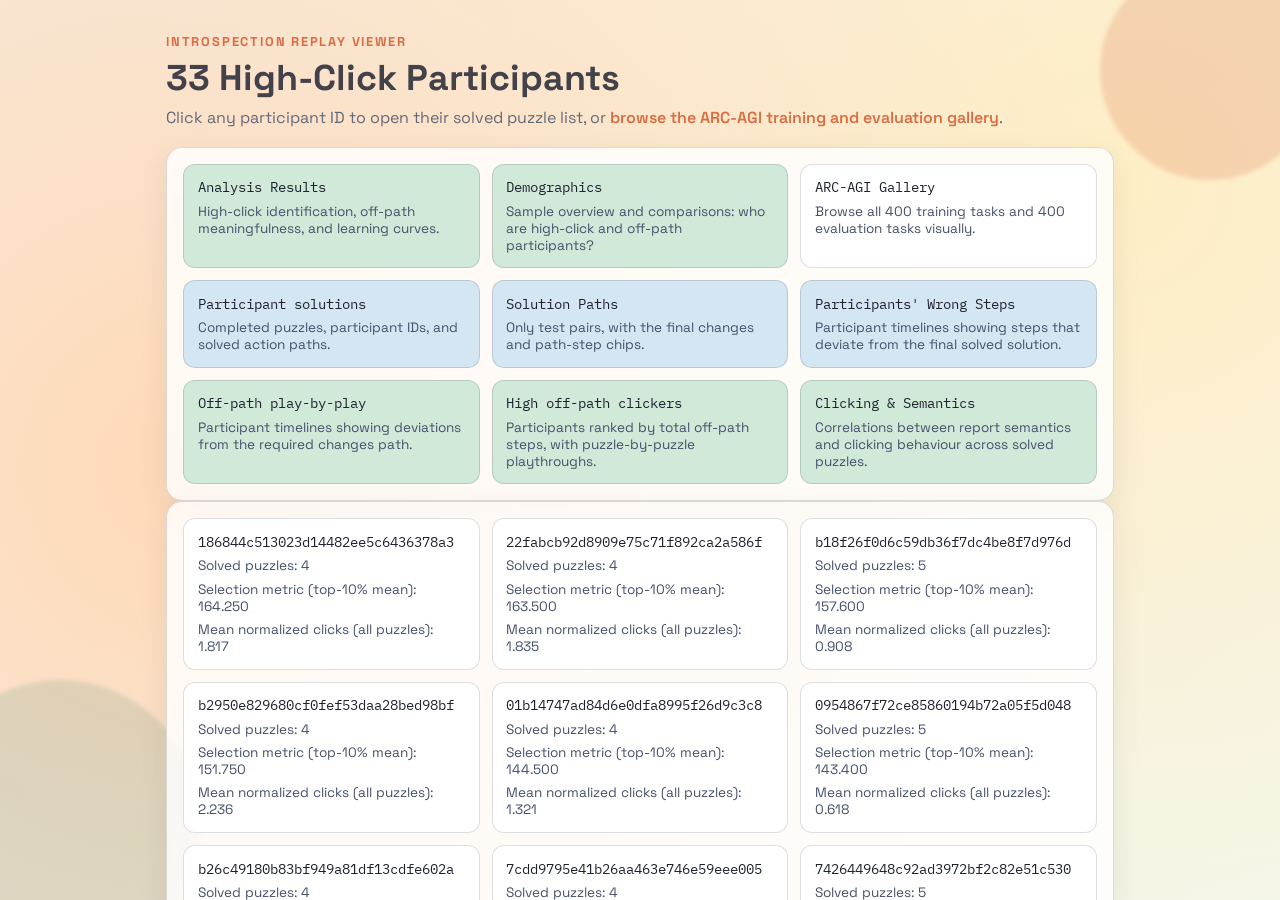
<file: index.html>
<!doctype html>
<html>
  <head>
    <meta charset="UTF-8" />
    <meta http-equiv="refresh" content="0; url=high_click_viewer/index.html" />
    <title>Introspection ARC Study</title>
  </head>
  <body>
    <p>Redirecting to <a href="high_click_viewer/index.html">viewer</a>…</p>
  </body>
</html>
</file>
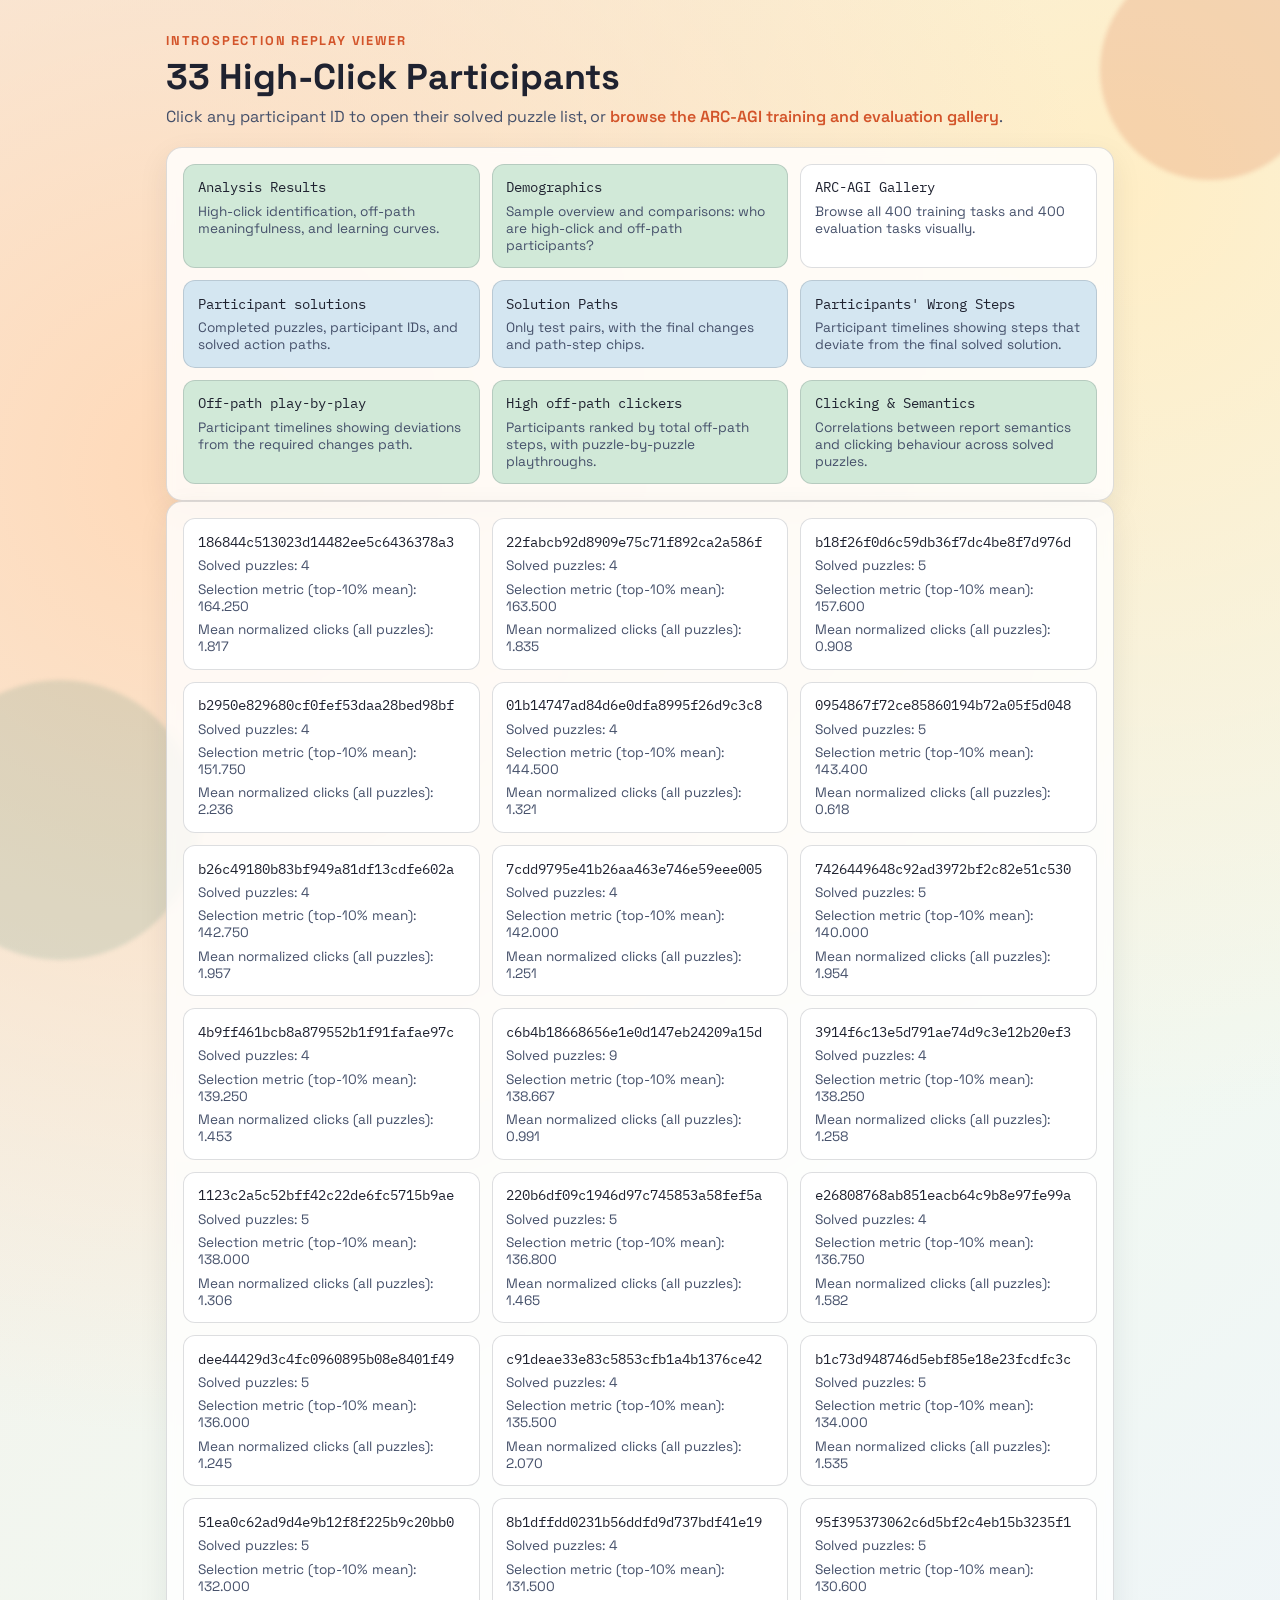
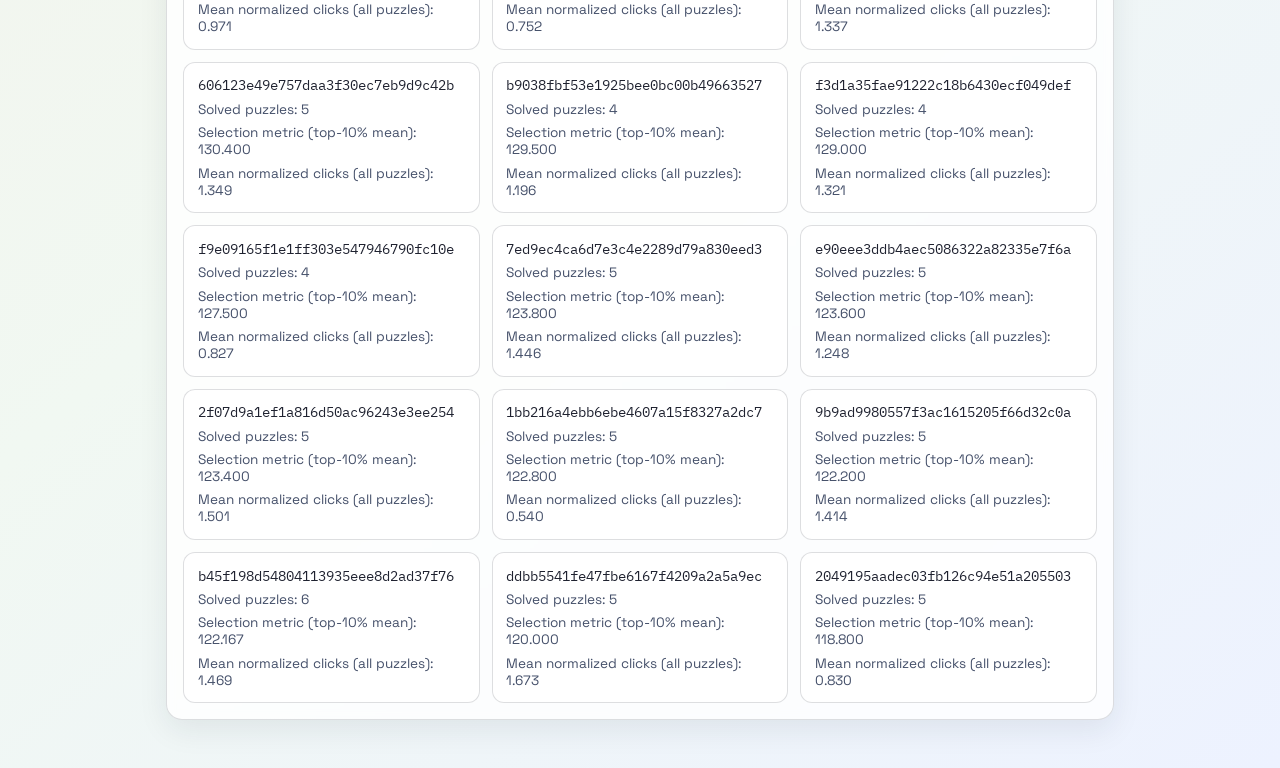
<file: high_click_viewer/index.html>
<!doctype html>
<html lang="en">
  <head>
    <meta charset="UTF-8" />
    <meta name="viewport" content="width=device-width, initial-scale=1.0" />
    <title>High-Click Participants</title>
    <link rel="preconnect" href="https://fonts.googleapis.com" />
    <link rel="preconnect" href="https://fonts.gstatic.com" crossorigin />
    <link
      href="https://fonts.googleapis.com/css2?family=Space+Grotesk:wght@400;600;700&family=IBM+Plex+Mono:wght@400;500&display=swap"
      rel="stylesheet"
    />
    <link rel="stylesheet" href="styles.css" />
  </head>
  <body>
    <div class="bg-shape bg-shape-1"></div>
    <div class="bg-shape bg-shape-2"></div>
    <main class="page">
      <header class="hero">
        <p class="eyebrow">Introspection Replay Viewer</p>
        <h1>33 High-Click Participants</h1>
        <p class="subtitle">
          Click any participant ID to open their solved puzzle list, or
          <a class="inline-link" href="arc_gallery.html">browse the ARC-AGI training and evaluation gallery</a>.
        </p>
      </header>
      <section class="card">
        <div class="grid-list site-links">
          <a class="tile-link green" href="analysis.html">
            <p class="id-line">Analysis Results</p>
            <p class="meta-line">High-click identification, off-path meaningfulness, and learning curves.</p>
          </a>
          <a class="tile-link green" href="demographics.html">
            <p class="id-line">Demographics</p>
            <p class="meta-line">Sample overview and comparisons: who are high-click and off-path participants?</p>
          </a>
          <a class="tile-link training" href="arc_gallery.html">
            <p class="id-line">ARC-AGI Gallery</p>
            <p class="meta-line">Browse all 400 training tasks and 400 evaluation tasks visually.</p>
          </a>
          <a class="tile-link evaluation" href="participant_solutions.html">
            <p class="id-line">Participant solutions</p>
            <p class="meta-line">Completed puzzles, participant IDs, and solved action paths.</p>
          </a>
          <a class="tile-link evaluation" href="solution_paths.html">
            <p class="id-line">Solution Paths</p>
            <p class="meta-line">Only test pairs, with the final changes and path-step chips.</p>
          </a>
          <a class="tile-link evaluation" href="participants_wrong_steps.html">
            <p class="id-line">Participants' Wrong Steps</p>
            <p class="meta-line">Participant timelines showing steps that deviate from the final solved solution.</p>
          </a>
          <a class="tile-link green" href="off_path_playbyplay.html">
            <p class="id-line">Off-path play-by-play</p>
            <p class="meta-line">Participant timelines showing deviations from the required changes path.</p>
          </a>
          <a class="tile-link green" href="high_offpath_clickers.html">
            <p class="id-line">High off-path clickers</p>
            <p class="meta-line">Participants ranked by total off-path steps, with puzzle-by-puzzle playthroughs.</p>
          </a>
          <a class="tile-link green" href="clicking_and_semantics.html">
            <p class="id-line">Clicking &amp; Semantics</p>
            <p class="meta-line">Correlations between report semantics and clicking behaviour across solved puzzles.</p>
          </a>
        </div>
      </section>
      <section class="card">
        <div id="participants" class="grid-list"></div>
      </section>
    </main>
    <script src="js/index.js"></script>
  </body>
</html>
</file>
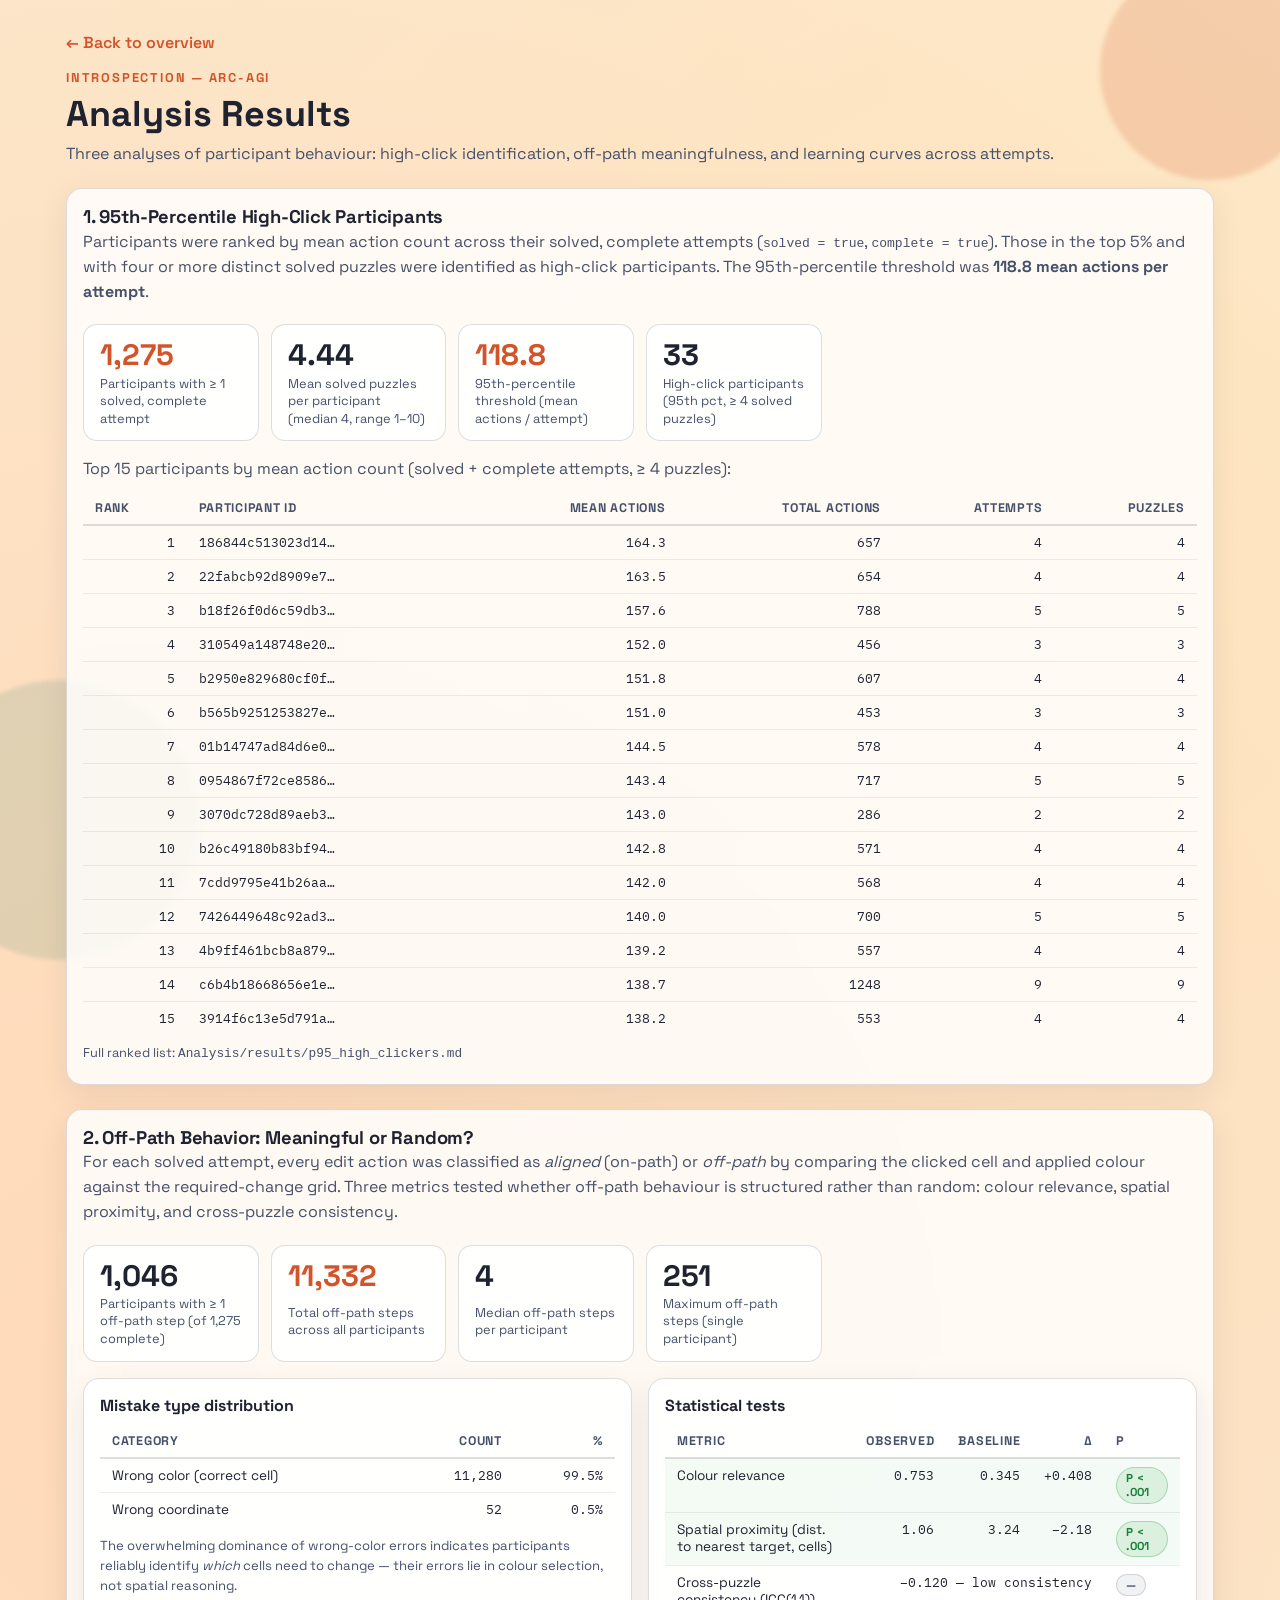
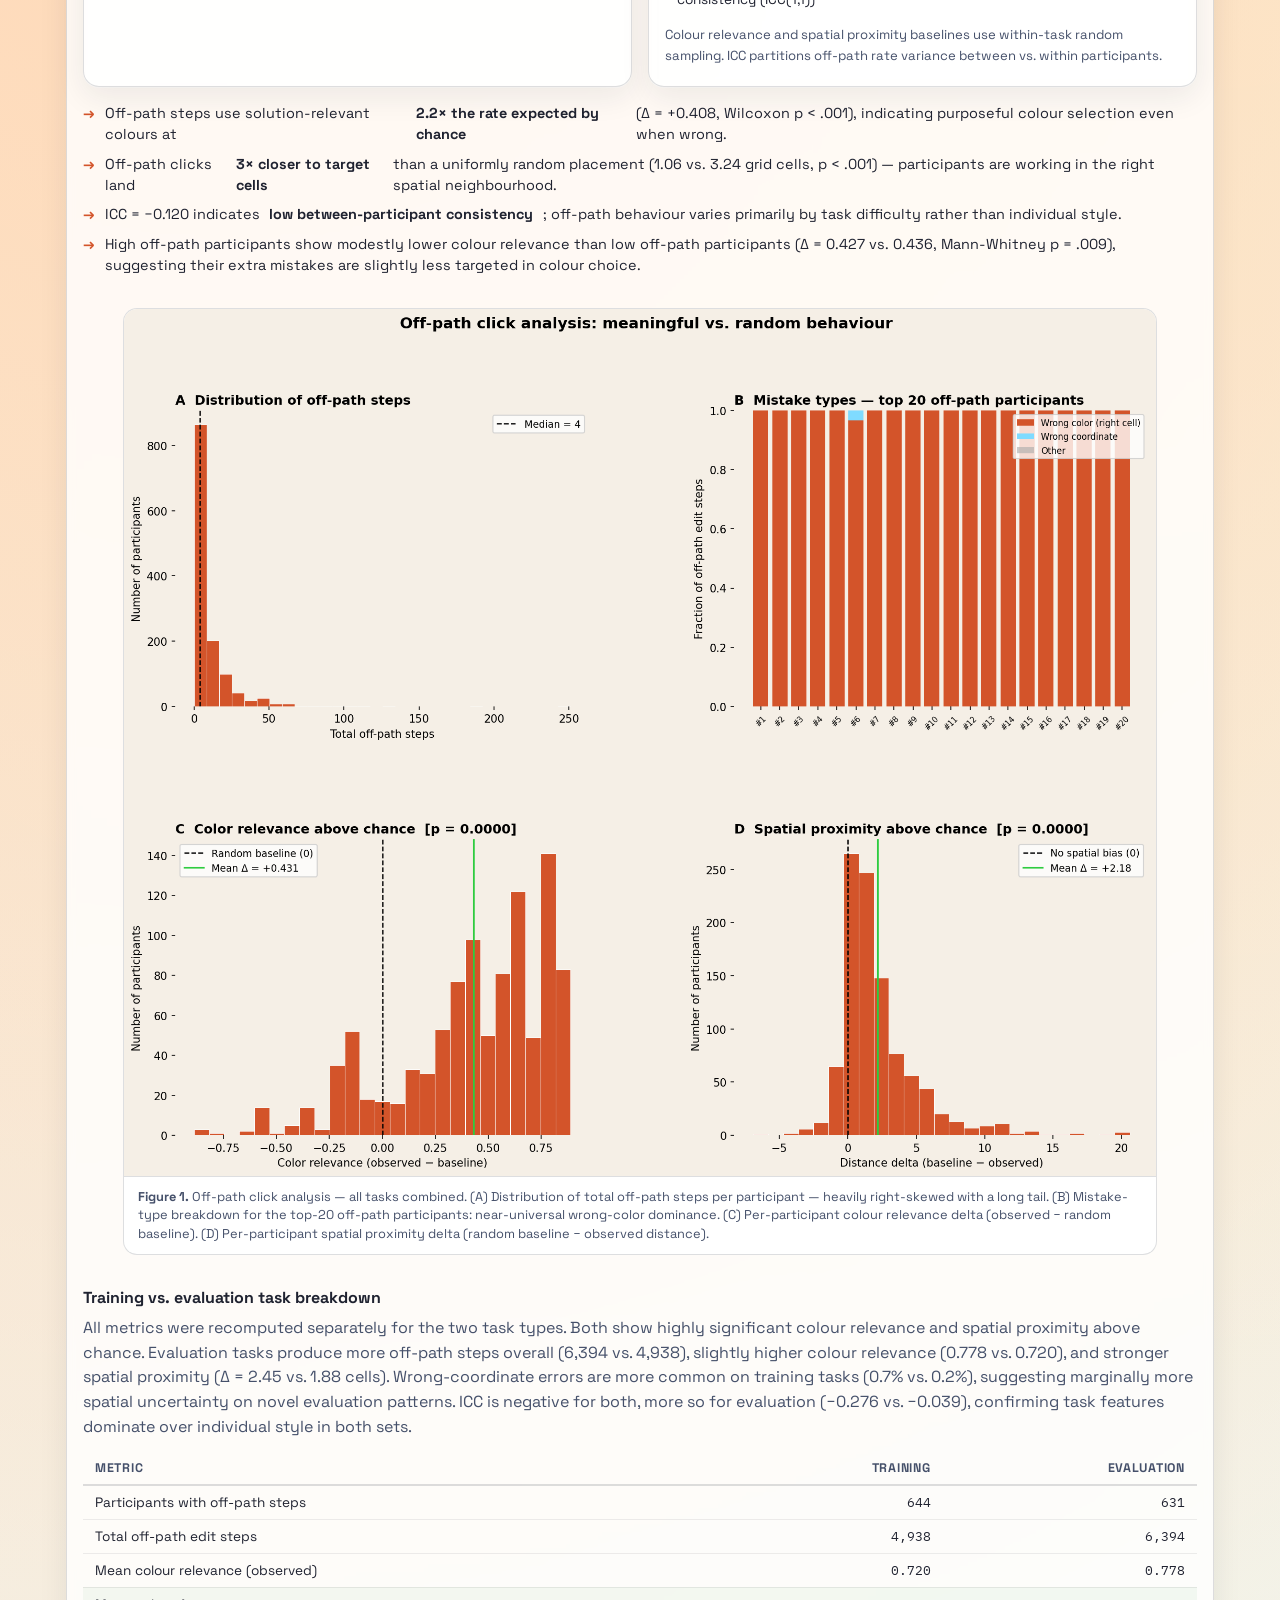
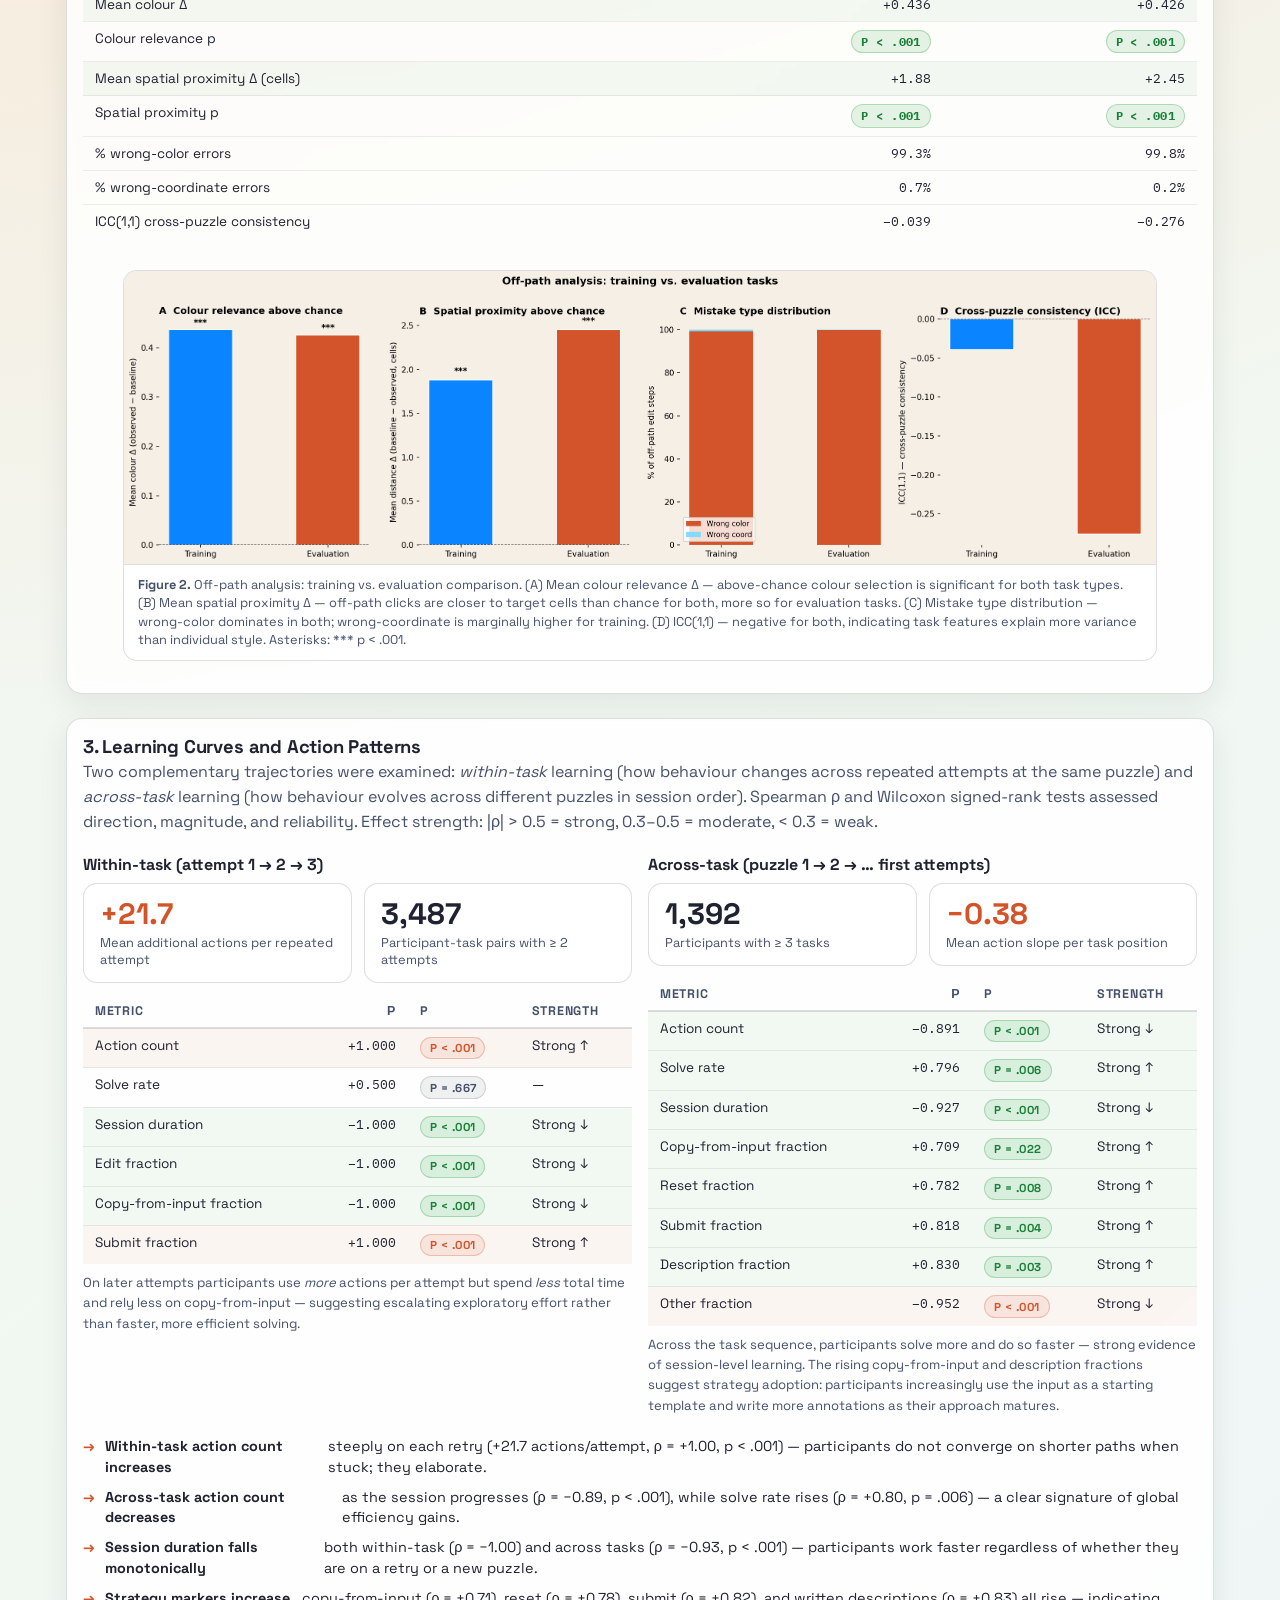
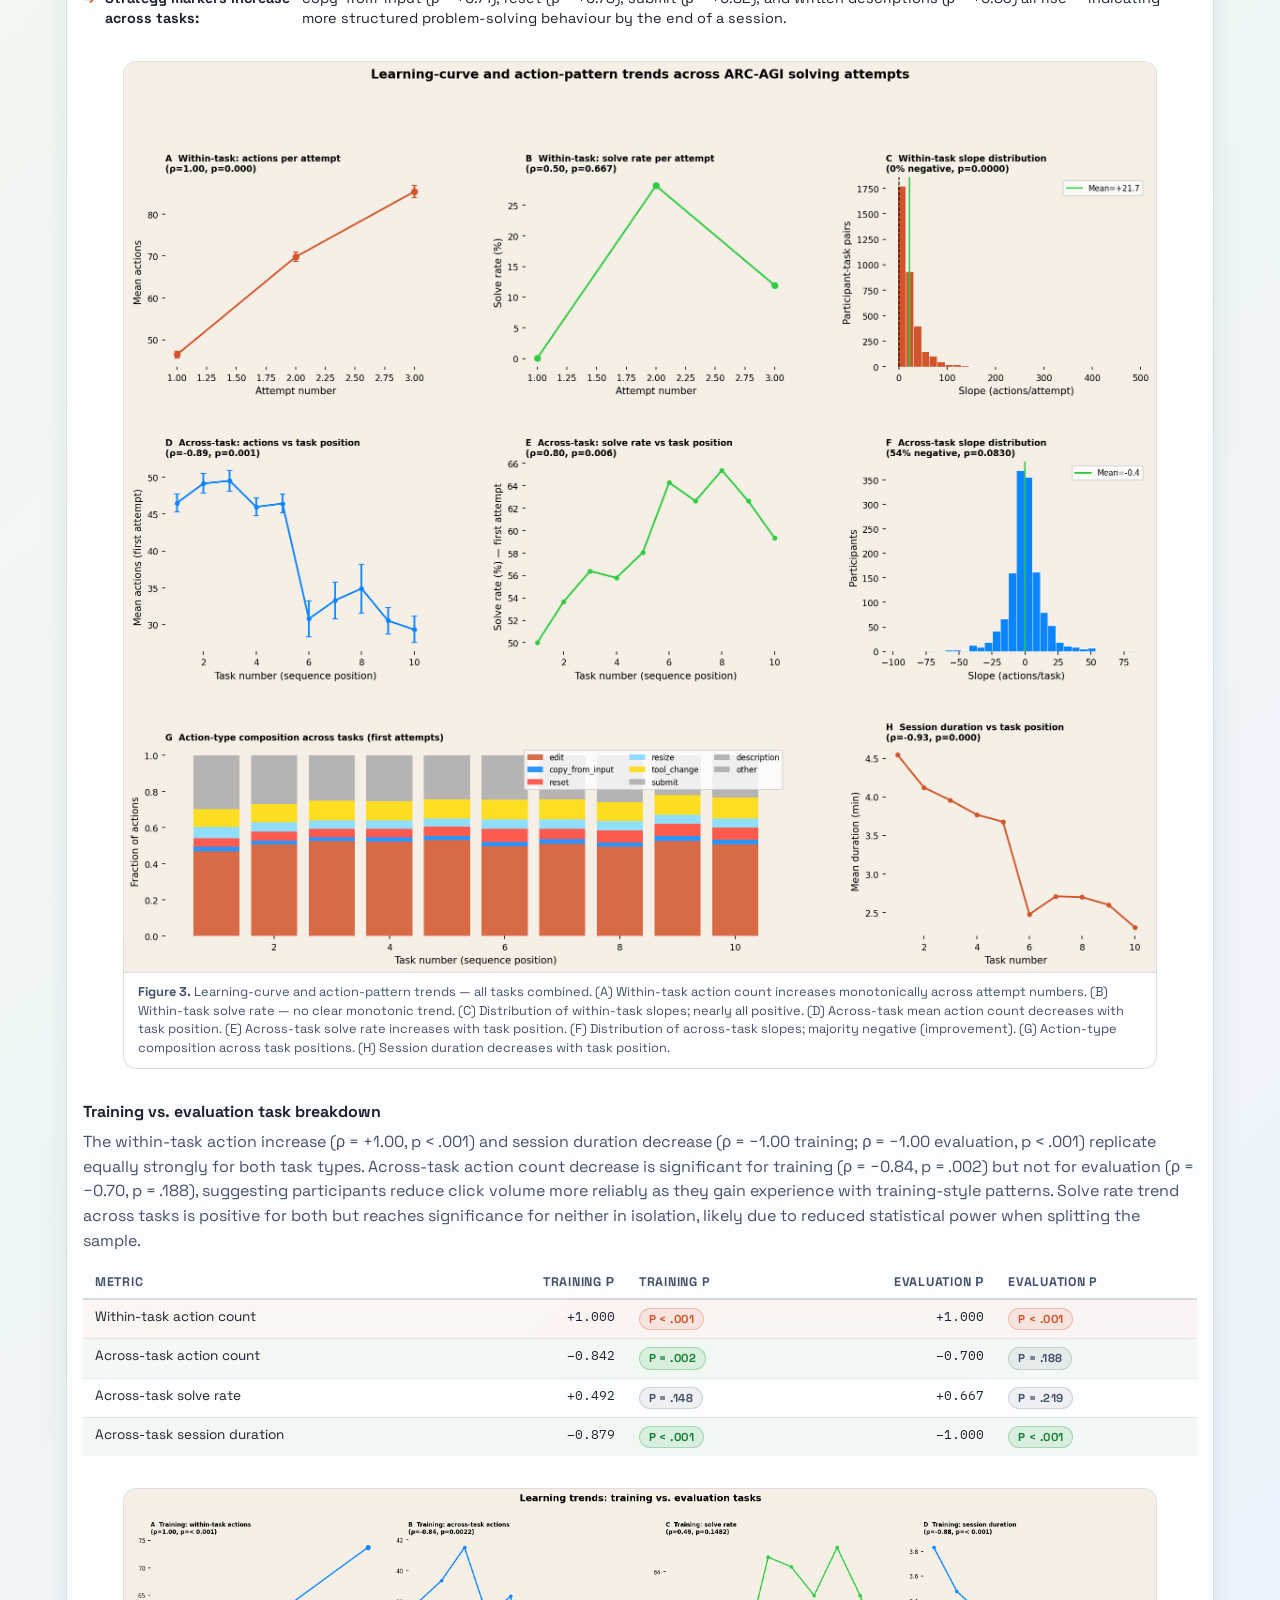
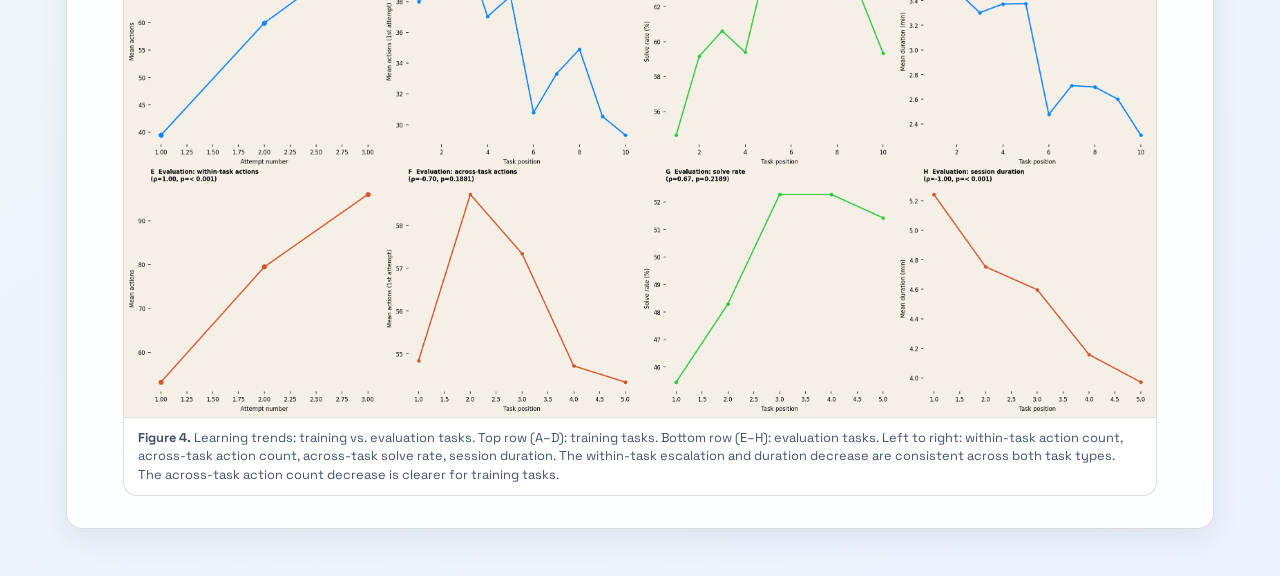
<file: high_click_viewer/analysis.html>
<!doctype html>
<html lang="en">
  <head>
    <meta charset="UTF-8" />
    <meta name="viewport" content="width=device-width, initial-scale=1.0" />
    <title>Analysis Results</title>
    <link rel="preconnect" href="https://fonts.googleapis.com" />
    <link rel="preconnect" href="https://fonts.gstatic.com" crossorigin />
    <link
      href="https://fonts.googleapis.com/css2?family=Space+Grotesk:wght@400;600;700&family=IBM+Plex+Mono:wght@400;500&display=swap"
      rel="stylesheet"
    />
    <link rel="stylesheet" href="styles.css" />
  </head>
  <body>
    <div class="bg-shape bg-shape-1"></div>
    <div class="bg-shape bg-shape-2"></div>
    <main class="page wide">
      <a class="back-link" href="index.html">← Back to overview</a>

      <header class="hero">
        <p class="eyebrow">Introspection — ARC-AGI</p>
        <h1>Analysis Results</h1>
        <p class="subtitle">
          Three analyses of participant behaviour: high-click identification, off-path meaningfulness, and learning curves across attempts.
        </p>
      </header>

      <!-- ══════════════════════════════════════════════════
           SECTION 1 — 95th-Percentile High-Click Participants
           ══════════════════════════════════════════════════ -->
      <section class="card analysis-section">
        <div>
          <h2 class="section-heading">1. 95th-Percentile High-Click Participants</h2>
          <p class="section-intro">
            Participants were ranked by mean action count across their solved, complete attempts
            (<code>solved = true</code>, <code>complete = true</code>). Those in the top 5% and
            with four or more distinct solved puzzles were identified as high-click participants.
            The 95th-percentile threshold was <strong>118.8 mean actions per attempt</strong>.
          </p>
        </div>

        <div class="stat-grid">
          <div class="stat-card">
            <span class="stat-value accent">1,275</span>
            <span class="stat-label">Participants with ≥ 1 solved, complete attempt</span>
          </div>
          <div class="stat-card">
            <span class="stat-value">4.44</span>
            <span class="stat-label">Mean solved puzzles per participant (median 4, range 1–10)</span>
          </div>
          <div class="stat-card">
            <span class="stat-value accent">118.8</span>
            <span class="stat-label">95th-percentile threshold (mean actions / attempt)</span>
          </div>
          <div class="stat-card">
            <span class="stat-value">33</span>
            <span class="stat-label">High-click participants (95th pct, ≥ 4 solved puzzles)</span>
          </div>
        </div>

        <div>
          <p class="section-intro" style="margin-bottom: 0.6rem;">
            Top 15 participants by mean action count (solved + complete attempts, ≥ 4 puzzles):
          </p>
          <div style="overflow-x: auto;">
            <table class="analysis-table">
              <thead>
                <tr>
                  <th>Rank</th>
                  <th>Participant ID</th>
                  <th style="text-align:right">Mean actions</th>
                  <th style="text-align:right">Total actions</th>
                  <th style="text-align:right">Attempts</th>
                  <th style="text-align:right">Puzzles</th>
                </tr>
              </thead>
              <tbody>
                <tr><td class="num">1</td><td class="mono">186844c513023d14…</td><td class="num">164.3</td><td class="num">657</td><td class="num">4</td><td class="num">4</td></tr>
                <tr><td class="num">2</td><td class="mono">22fabcb92d8909e7…</td><td class="num">163.5</td><td class="num">654</td><td class="num">4</td><td class="num">4</td></tr>
                <tr><td class="num">3</td><td class="mono">b18f26f0d6c59db3…</td><td class="num">157.6</td><td class="num">788</td><td class="num">5</td><td class="num">5</td></tr>
                <tr><td class="num">4</td><td class="mono">310549a148748e20…</td><td class="num">152.0</td><td class="num">456</td><td class="num">3</td><td class="num">3</td></tr>
                <tr><td class="num">5</td><td class="mono">b2950e829680cf0f…</td><td class="num">151.8</td><td class="num">607</td><td class="num">4</td><td class="num">4</td></tr>
                <tr><td class="num">6</td><td class="mono">b565b9251253827e…</td><td class="num">151.0</td><td class="num">453</td><td class="num">3</td><td class="num">3</td></tr>
                <tr><td class="num">7</td><td class="mono">01b14747ad84d6e0…</td><td class="num">144.5</td><td class="num">578</td><td class="num">4</td><td class="num">4</td></tr>
                <tr><td class="num">8</td><td class="mono">0954867f72ce8586…</td><td class="num">143.4</td><td class="num">717</td><td class="num">5</td><td class="num">5</td></tr>
                <tr><td class="num">9</td><td class="mono">3070dc728d89aeb3…</td><td class="num">143.0</td><td class="num">286</td><td class="num">2</td><td class="num">2</td></tr>
                <tr><td class="num">10</td><td class="mono">b26c49180b83bf94…</td><td class="num">142.8</td><td class="num">571</td><td class="num">4</td><td class="num">4</td></tr>
                <tr><td class="num">11</td><td class="mono">7cdd9795e41b26aa…</td><td class="num">142.0</td><td class="num">568</td><td class="num">4</td><td class="num">4</td></tr>
                <tr><td class="num">12</td><td class="mono">7426449648c92ad3…</td><td class="num">140.0</td><td class="num">700</td><td class="num">5</td><td class="num">5</td></tr>
                <tr><td class="num">13</td><td class="mono">4b9ff461bcb8a879…</td><td class="num">139.2</td><td class="num">557</td><td class="num">4</td><td class="num">4</td></tr>
                <tr><td class="num">14</td><td class="mono">c6b4b18668656e1e…</td><td class="num">138.7</td><td class="num">1248</td><td class="num">9</td><td class="num">9</td></tr>
                <tr><td class="num">15</td><td class="mono">3914f6c13e5d791a…</td><td class="num">138.2</td><td class="num">553</td><td class="num">4</td><td class="num">4</td></tr>
              </tbody>
            </table>
          </div>
          <p class="section-intro" style="margin-top: 0.5rem; font-size: 0.8rem;">
            Full ranked list: <code>Analysis/results/p95_high_clickers.md</code>
          </p>
        </div>
      </section>

      <!-- ══════════════════════════════════════════════════
           SECTION 2 — Off-Path Behavior
           ══════════════════════════════════════════════════ -->
      <section class="card analysis-section">
        <div>
          <h2 class="section-heading">2. Off-Path Behavior: Meaningful or Random?</h2>
          <p class="section-intro">
            For each solved attempt, every edit action was classified as <em>aligned</em> (on-path)
            or <em>off-path</em> by comparing the clicked cell and applied colour against the
            required-change grid. Three metrics tested whether off-path behaviour is structured
            rather than random: colour relevance, spatial proximity, and cross-puzzle consistency.
          </p>
        </div>

        <div class="stat-grid">
          <div class="stat-card">
            <span class="stat-value">1,046</span>
            <span class="stat-label">Participants with ≥ 1 off-path step (of 1,275 complete)</span>
          </div>
          <div class="stat-card">
            <span class="stat-value accent">11,332</span>
            <span class="stat-label">Total off-path steps across all participants</span>
          </div>
          <div class="stat-card">
            <span class="stat-value">4</span>
            <span class="stat-label">Median off-path steps per participant</span>
          </div>
          <div class="stat-card">
            <span class="stat-value">251</span>
            <span class="stat-label">Maximum off-path steps (single participant)</span>
          </div>
        </div>

        <div class="analysis-two-col">
          <div class="card" style="background: rgba(255,255,255,0.6);">
            <p style="font-weight:700; margin-bottom: 0.6rem;">Mistake type distribution</p>
            <table class="analysis-table">
              <thead>
                <tr>
                  <th>Category</th>
                  <th style="text-align:right">Count</th>
                  <th style="text-align:right">%</th>
                </tr>
              </thead>
              <tbody>
                <tr>
                  <td>Wrong color (correct cell)</td>
                  <td class="num">11,280</td>
                  <td class="num">99.5%</td>
                </tr>
                <tr>
                  <td>Wrong coordinate</td>
                  <td class="num">52</td>
                  <td class="num">0.5%</td>
                </tr>
              </tbody>
            </table>
            <p class="section-intro" style="margin-top:0.6rem; font-size:0.82rem;">
              The overwhelming dominance of wrong-color errors indicates participants reliably
              identify <em>which</em> cells need to change — their errors lie in colour selection,
              not spatial reasoning.
            </p>
          </div>

          <div class="card" style="background: rgba(255,255,255,0.6);">
            <p style="font-weight:700; margin-bottom: 0.6rem;">Statistical tests</p>
            <table class="analysis-table">
              <thead>
                <tr>
                  <th>Metric</th>
                  <th style="text-align:right">Observed</th>
                  <th style="text-align:right">Baseline</th>
                  <th style="text-align:right">Δ</th>
                  <th>p</th>
                </tr>
              </thead>
              <tbody>
                <tr class="trend-row-positive">
                  <td>Colour relevance</td>
                  <td class="num">0.753</td>
                  <td class="num">0.345</td>
                  <td class="num">+0.408</td>
                  <td><span class="sig-badge positive">p &lt; .001</span></td>
                </tr>
                <tr class="trend-row-positive">
                  <td>Spatial proximity (dist. to nearest target, cells)</td>
                  <td class="num">1.06</td>
                  <td class="num">3.24</td>
                  <td class="num">−2.18</td>
                  <td><span class="sig-badge positive">p &lt; .001</span></td>
                </tr>
                <tr>
                  <td>Cross-puzzle consistency (ICC(1,1))</td>
                  <td class="num" colspan="3">−0.120 — low consistency</td>
                  <td><span class="sig-badge neutral">—</span></td>
                </tr>
              </tbody>
            </table>
            <p class="section-intro" style="margin-top:0.6rem; font-size:0.82rem;">
              Colour relevance and spatial proximity baselines use within-task random sampling.
              ICC partitions off-path rate variance between vs. within participants.
            </p>
          </div>
        </div>

        <ul class="finding-list">
          <li class="finding-item">
            Off-path steps use solution-relevant colours at <strong>2.2× the rate expected by chance</strong>
            (Δ = +0.408, Wilcoxon p &lt; .001), indicating purposeful colour selection even when wrong.
          </li>
          <li class="finding-item">
            Off-path clicks land <strong>3× closer to target cells</strong> than a uniformly random placement
            (1.06 vs. 3.24 grid cells, p &lt; .001) — participants are working in the right spatial neighbourhood.
          </li>
          <li class="finding-item">
            ICC = −0.120 indicates <strong>low between-participant consistency</strong>; off-path behaviour varies
            primarily by task difficulty rather than individual style.
          </li>
          <li class="finding-item">
            High off-path participants show modestly lower colour relevance than low off-path participants
            (Δ = 0.427 vs. 0.436, Mann-Whitney p = .009), suggesting their extra mistakes are slightly
            less targeted in colour choice.
          </li>
        </ul>

        <figure class="analysis-figure">
          <img src="../Analysis/results/offpath_analysis_plots.png"
               alt="Four-panel figure: (A) distribution of off-path steps per participant, (B) mistake types for top-20 off-path participants, (C) colour relevance above chance, (D) spatial proximity above chance." />
          <figcaption>
            <strong>Figure 1.</strong> Off-path click analysis — all tasks combined.
            (A) Distribution of total off-path steps per participant — heavily right-skewed with a long tail.
            (B) Mistake-type breakdown for the top-20 off-path participants: near-universal wrong-color dominance.
            (C) Per-participant colour relevance delta (observed − random baseline).
            (D) Per-participant spatial proximity delta (random baseline − observed distance).
          </figcaption>
        </figure>

        <div>
          <p style="font-weight:700; margin-bottom:0.5rem;">Training vs. evaluation task breakdown</p>
          <p class="section-intro" style="margin-bottom:0.75rem;">
            All metrics were recomputed separately for the two task types. Both show highly significant
            colour relevance and spatial proximity above chance. Evaluation tasks produce more off-path
            steps overall (6,394 vs. 4,938), slightly higher colour relevance (0.778 vs. 0.720),
            and stronger spatial proximity (Δ = 2.45 vs. 1.88 cells). Wrong-coordinate errors are
            more common on training tasks (0.7% vs. 0.2%), suggesting marginally more spatial
            uncertainty on novel evaluation patterns. ICC is negative for both, more so for evaluation
            (−0.276 vs. −0.039), confirming task features dominate over individual style in both sets.
          </p>
          <div style="overflow-x: auto;">
            <table class="analysis-table">
              <thead>
                <tr>
                  <th>Metric</th>
                  <th style="text-align:right">Training</th>
                  <th style="text-align:right">Evaluation</th>
                </tr>
              </thead>
              <tbody>
                <tr><td>Participants with off-path steps</td><td class="num">644</td><td class="num">631</td></tr>
                <tr><td>Total off-path edit steps</td><td class="num">4,938</td><td class="num">6,394</td></tr>
                <tr><td>Mean colour relevance (observed)</td><td class="num">0.720</td><td class="num">0.778</td></tr>
                <tr class="trend-row-positive"><td>Mean colour Δ</td><td class="num">+0.436</td><td class="num">+0.426</td></tr>
                <tr><td>Colour relevance p</td><td class="num"><span class="sig-badge positive">p &lt; .001</span></td><td class="num"><span class="sig-badge positive">p &lt; .001</span></td></tr>
                <tr class="trend-row-positive"><td>Mean spatial proximity Δ (cells)</td><td class="num">+1.88</td><td class="num">+2.45</td></tr>
                <tr><td>Spatial proximity p</td><td class="num"><span class="sig-badge positive">p &lt; .001</span></td><td class="num"><span class="sig-badge positive">p &lt; .001</span></td></tr>
                <tr><td>% wrong-color errors</td><td class="num">99.3%</td><td class="num">99.8%</td></tr>
                <tr><td>% wrong-coordinate errors</td><td class="num">0.7%</td><td class="num">0.2%</td></tr>
                <tr><td>ICC(1,1) cross-puzzle consistency</td><td class="num">−0.039</td><td class="num">−0.276</td></tr>
              </tbody>
            </table>
          </div>
        </div>

        <figure class="analysis-figure">
          <img src="../Analysis/results/offpath_tasktype_comparison.png"
               alt="Four-panel bar chart comparing training vs evaluation tasks on colour relevance, spatial proximity, mistake types, and ICC." />
          <figcaption>
            <strong>Figure 2.</strong> Off-path analysis: training vs. evaluation comparison.
            (A) Mean colour relevance Δ — above-chance colour selection is significant for both task types.
            (B) Mean spatial proximity Δ — off-path clicks are closer to target cells than chance for both, more so for evaluation tasks.
            (C) Mistake type distribution — wrong-color dominates in both; wrong-coordinate is marginally higher for training.
            (D) ICC(1,1) — negative for both, indicating task features explain more variance than individual style. Asterisks: *** p &lt; .001.
          </figcaption>
        </figure>
      </section>

      <!-- ══════════════════════════════════════════════════
           SECTION 3 — Learning Curves
           ══════════════════════════════════════════════════ -->
      <section class="card analysis-section">
        <div>
          <h2 class="section-heading">3. Learning Curves and Action Patterns</h2>
          <p class="section-intro">
            Two complementary trajectories were examined: <em>within-task</em> learning
            (how behaviour changes across repeated attempts at the same puzzle) and
            <em>across-task</em> learning (how behaviour evolves across different puzzles in session order).
            Spearman ρ and Wilcoxon signed-rank tests assessed direction, magnitude, and reliability.
            Effect strength: |ρ| &gt; 0.5 = strong, 0.3–0.5 = moderate, &lt; 0.3 = weak.
          </p>
        </div>

        <div class="analysis-two-col">
          <!-- Within-task -->
          <div>
            <p style="font-weight:700; margin-bottom:0.5rem;">Within-task (attempt 1 → 2 → 3)</p>
            <div class="stat-grid" style="grid-template-columns: repeat(2,1fr); margin-bottom:0.75rem;">
              <div class="stat-card">
                <span class="stat-value accent">+21.7</span>
                <span class="stat-label">Mean additional actions per repeated attempt</span>
              </div>
              <div class="stat-card">
                <span class="stat-value">3,487</span>
                <span class="stat-label">Participant-task pairs with ≥ 2 attempts</span>
              </div>
            </div>
            <table class="analysis-table">
              <thead>
                <tr>
                  <th>Metric</th>
                  <th style="text-align:right">ρ</th>
                  <th>p</th>
                  <th>Strength</th>
                </tr>
              </thead>
              <tbody>
                <tr class="trend-row-negative">
                  <td>Action count</td>
                  <td class="num">+1.000</td>
                  <td><span class="sig-badge negative">p &lt; .001</span></td>
                  <td>Strong ↑</td>
                </tr>
                <tr>
                  <td>Solve rate</td>
                  <td class="num">+0.500</td>
                  <td><span class="sig-badge neutral">p = .667</span></td>
                  <td>—</td>
                </tr>
                <tr class="trend-row-positive">
                  <td>Session duration</td>
                  <td class="num">−1.000</td>
                  <td><span class="sig-badge positive">p &lt; .001</span></td>
                  <td>Strong ↓</td>
                </tr>
                <tr class="trend-row-positive">
                  <td>Edit fraction</td>
                  <td class="num">−1.000</td>
                  <td><span class="sig-badge positive">p &lt; .001</span></td>
                  <td>Strong ↓</td>
                </tr>
                <tr class="trend-row-positive">
                  <td>Copy-from-input fraction</td>
                  <td class="num">−1.000</td>
                  <td><span class="sig-badge positive">p &lt; .001</span></td>
                  <td>Strong ↓</td>
                </tr>
                <tr class="trend-row-negative">
                  <td>Submit fraction</td>
                  <td class="num">+1.000</td>
                  <td><span class="sig-badge negative">p &lt; .001</span></td>
                  <td>Strong ↑</td>
                </tr>
              </tbody>
            </table>
            <p class="section-intro" style="margin-top:0.55rem; font-size:0.82rem;">
              On later attempts participants use <em>more</em> actions per attempt but spend
              <em>less</em> total time and rely less on copy-from-input — suggesting escalating
              exploratory effort rather than faster, more efficient solving.
            </p>
          </div>

          <!-- Across-task -->
          <div>
            <p style="font-weight:700; margin-bottom:0.5rem;">Across-task (puzzle 1 → 2 → … first attempts)</p>
            <div class="stat-grid" style="grid-template-columns: repeat(2,1fr); margin-bottom:0.75rem;">
              <div class="stat-card">
                <span class="stat-value">1,392</span>
                <span class="stat-label">Participants with ≥ 3 tasks</span>
              </div>
              <div class="stat-card">
                <span class="stat-value accent">−0.38</span>
                <span class="stat-label">Mean action slope per task position</span>
              </div>
            </div>
            <table class="analysis-table">
              <thead>
                <tr>
                  <th>Metric</th>
                  <th style="text-align:right">ρ</th>
                  <th>p</th>
                  <th>Strength</th>
                </tr>
              </thead>
              <tbody>
                <tr class="trend-row-positive">
                  <td>Action count</td>
                  <td class="num">−0.891</td>
                  <td><span class="sig-badge positive">p &lt; .001</span></td>
                  <td>Strong ↓</td>
                </tr>
                <tr class="trend-row-positive">
                  <td>Solve rate</td>
                  <td class="num">+0.796</td>
                  <td><span class="sig-badge positive">p = .006</span></td>
                  <td>Strong ↑</td>
                </tr>
                <tr class="trend-row-positive">
                  <td>Session duration</td>
                  <td class="num">−0.927</td>
                  <td><span class="sig-badge positive">p &lt; .001</span></td>
                  <td>Strong ↓</td>
                </tr>
                <tr class="trend-row-positive">
                  <td>Copy-from-input fraction</td>
                  <td class="num">+0.709</td>
                  <td><span class="sig-badge positive">p = .022</span></td>
                  <td>Strong ↑</td>
                </tr>
                <tr class="trend-row-positive">
                  <td>Reset fraction</td>
                  <td class="num">+0.782</td>
                  <td><span class="sig-badge positive">p = .008</span></td>
                  <td>Strong ↑</td>
                </tr>
                <tr class="trend-row-positive">
                  <td>Submit fraction</td>
                  <td class="num">+0.818</td>
                  <td><span class="sig-badge positive">p = .004</span></td>
                  <td>Strong ↑</td>
                </tr>
                <tr class="trend-row-positive">
                  <td>Description fraction</td>
                  <td class="num">+0.830</td>
                  <td><span class="sig-badge positive">p = .003</span></td>
                  <td>Strong ↑</td>
                </tr>
                <tr class="trend-row-negative">
                  <td>Other fraction</td>
                  <td class="num">−0.952</td>
                  <td><span class="sig-badge negative">p &lt; .001</span></td>
                  <td>Strong ↓</td>
                </tr>
              </tbody>
            </table>
            <p class="section-intro" style="margin-top:0.55rem; font-size:0.82rem;">
              Across the task sequence, participants solve more and do so faster — strong evidence
              of session-level learning. The rising copy-from-input and description fractions suggest
              strategy adoption: participants increasingly use the input as a starting template and
              write more annotations as their approach matures.
            </p>
          </div>
        </div>

        <ul class="finding-list">
          <li class="finding-item">
            <strong>Within-task action count increases</strong> steeply on each retry (+21.7 actions/attempt, ρ = +1.00, p &lt; .001) — participants do not converge on shorter paths when stuck; they elaborate.
          </li>
          <li class="finding-item">
            <strong>Across-task action count decreases</strong> as the session progresses (ρ = −0.89, p &lt; .001), while solve rate rises (ρ = +0.80, p = .006) — a clear signature of global efficiency gains.
          </li>
          <li class="finding-item">
            <strong>Session duration falls monotonically</strong> both within-task (ρ = −1.00) and across tasks (ρ = −0.93, p &lt; .001) — participants work faster regardless of whether they are on a retry or a new puzzle.
          </li>
          <li class="finding-item">
            <strong>Strategy markers increase across tasks:</strong> copy-from-input (ρ = +0.71), reset (ρ = +0.78), submit (ρ = +0.82), and written descriptions (ρ = +0.83) all rise — indicating more structured problem-solving behaviour by the end of a session.
          </li>
        </ul>

        <figure class="analysis-figure">
          <img src="../Analysis/results/learning_trends_plots.png"
               alt="Eight-panel figure showing learning curve trends across attempts and tasks." />
          <figcaption>
            <strong>Figure 3.</strong> Learning-curve and action-pattern trends — all tasks combined.
            (A) Within-task action count increases monotonically across attempt numbers.
            (B) Within-task solve rate — no clear monotonic trend.
            (C) Distribution of within-task slopes; nearly all positive.
            (D) Across-task mean action count decreases with task position.
            (E) Across-task solve rate increases with task position.
            (F) Distribution of across-task slopes; majority negative (improvement).
            (G) Action-type composition across task positions.
            (H) Session duration decreases with task position.
          </figcaption>
        </figure>

        <div>
          <p style="font-weight:700; margin-bottom:0.5rem;">Training vs. evaluation task breakdown</p>
          <p class="section-intro" style="margin-bottom:0.75rem;">
            The within-task action increase (ρ = +1.00, p &lt; .001) and session duration decrease
            (ρ = −1.00 training; ρ = −1.00 evaluation, p &lt; .001) replicate equally strongly for
            both task types. Across-task action count decrease is significant for training
            (ρ = −0.84, p = .002) but not for evaluation (ρ = −0.70, p = .188), suggesting
            participants reduce click volume more reliably as they gain experience with training-style
            patterns. Solve rate trend across tasks is positive for both but reaches significance
            for neither in isolation, likely due to reduced statistical power when splitting the sample.
          </p>
          <div style="overflow-x: auto;">
            <table class="analysis-table">
              <thead>
                <tr>
                  <th>Metric</th>
                  <th style="text-align:right">Training ρ</th>
                  <th>Training p</th>
                  <th style="text-align:right">Evaluation ρ</th>
                  <th>Evaluation p</th>
                </tr>
              </thead>
              <tbody>
                <tr class="trend-row-negative">
                  <td>Within-task action count</td>
                  <td class="num">+1.000</td>
                  <td><span class="sig-badge negative">p &lt; .001</span></td>
                  <td class="num">+1.000</td>
                  <td><span class="sig-badge negative">p &lt; .001</span></td>
                </tr>
                <tr class="trend-row-positive">
                  <td>Across-task action count</td>
                  <td class="num">−0.842</td>
                  <td><span class="sig-badge positive">p = .002</span></td>
                  <td class="num">−0.700</td>
                  <td><span class="sig-badge neutral">p = .188</span></td>
                </tr>
                <tr>
                  <td>Across-task solve rate</td>
                  <td class="num">+0.492</td>
                  <td><span class="sig-badge neutral">p = .148</span></td>
                  <td class="num">+0.667</td>
                  <td><span class="sig-badge neutral">p = .219</span></td>
                </tr>
                <tr class="trend-row-positive">
                  <td>Across-task session duration</td>
                  <td class="num">−0.879</td>
                  <td><span class="sig-badge positive">p &lt; .001</span></td>
                  <td class="num">−1.000</td>
                  <td><span class="sig-badge positive">p &lt; .001</span></td>
                </tr>
              </tbody>
            </table>
          </div>
        </div>

        <figure class="analysis-figure">
          <img src="../Analysis/results/learning_tasktype_comparison.png"
               alt="Eight-panel figure comparing learning trends for training and evaluation tasks separately." />
          <figcaption>
            <strong>Figure 4.</strong> Learning trends: training vs. evaluation tasks.
            Top row (A–D): training tasks. Bottom row (E–H): evaluation tasks.
            Left to right: within-task action count, across-task action count, across-task solve rate, session duration.
            The within-task escalation and duration decrease are consistent across both task types.
            The across-task action count decrease is clearer for training tasks.
          </figcaption>
        </figure>
      </section>

    </main>
  </body>
</html>
</file>
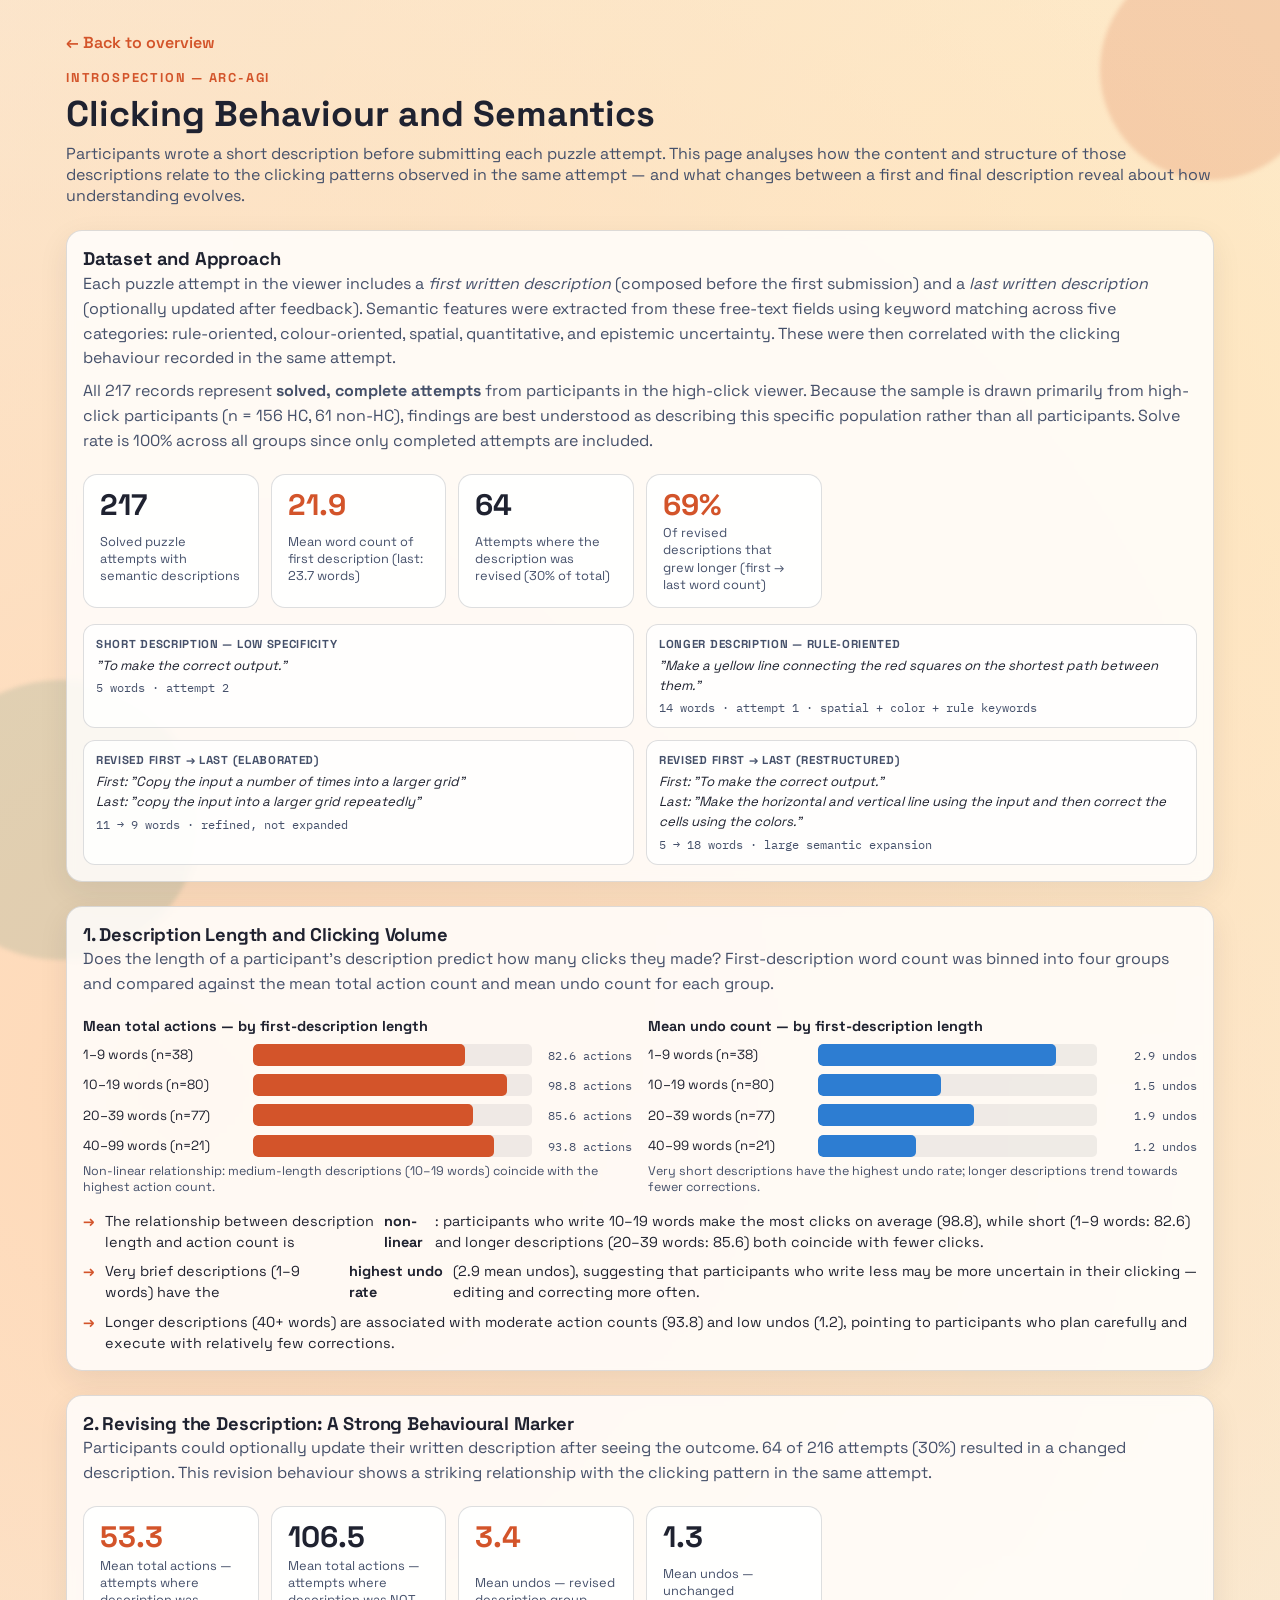
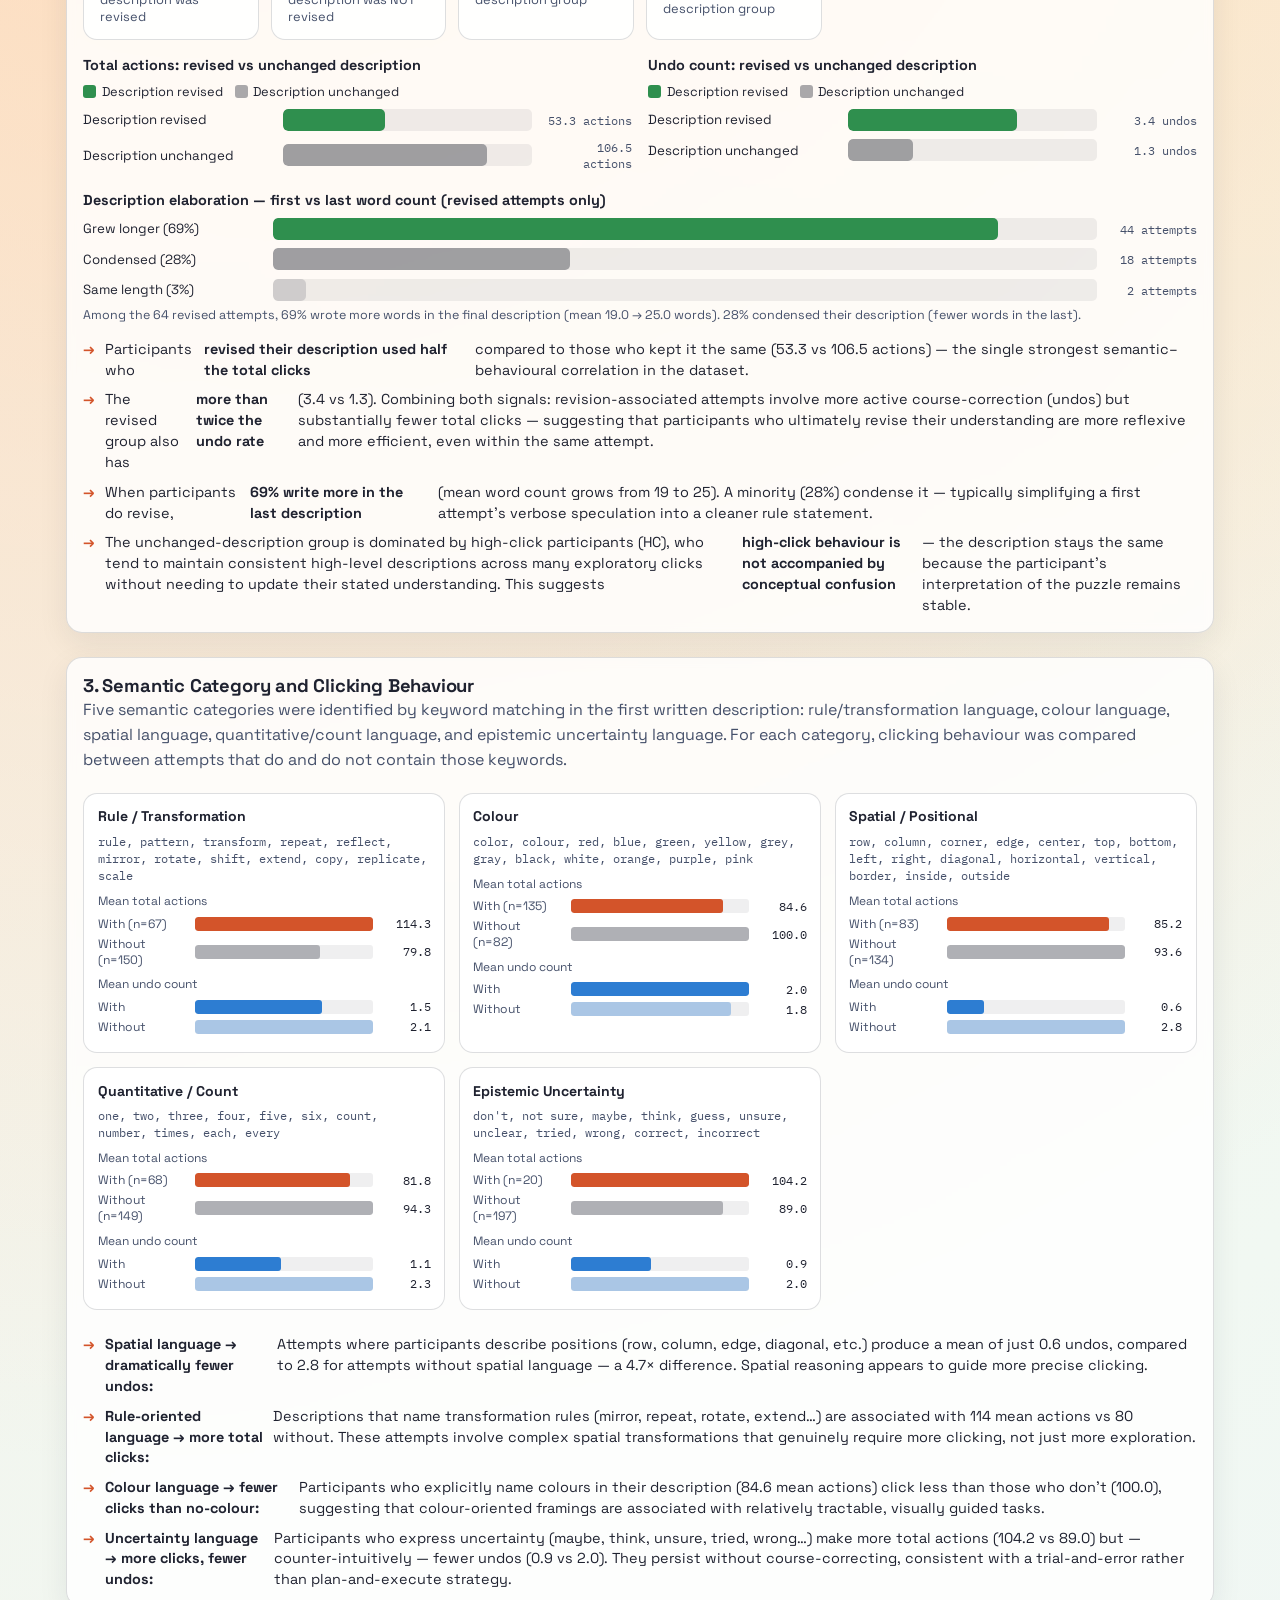
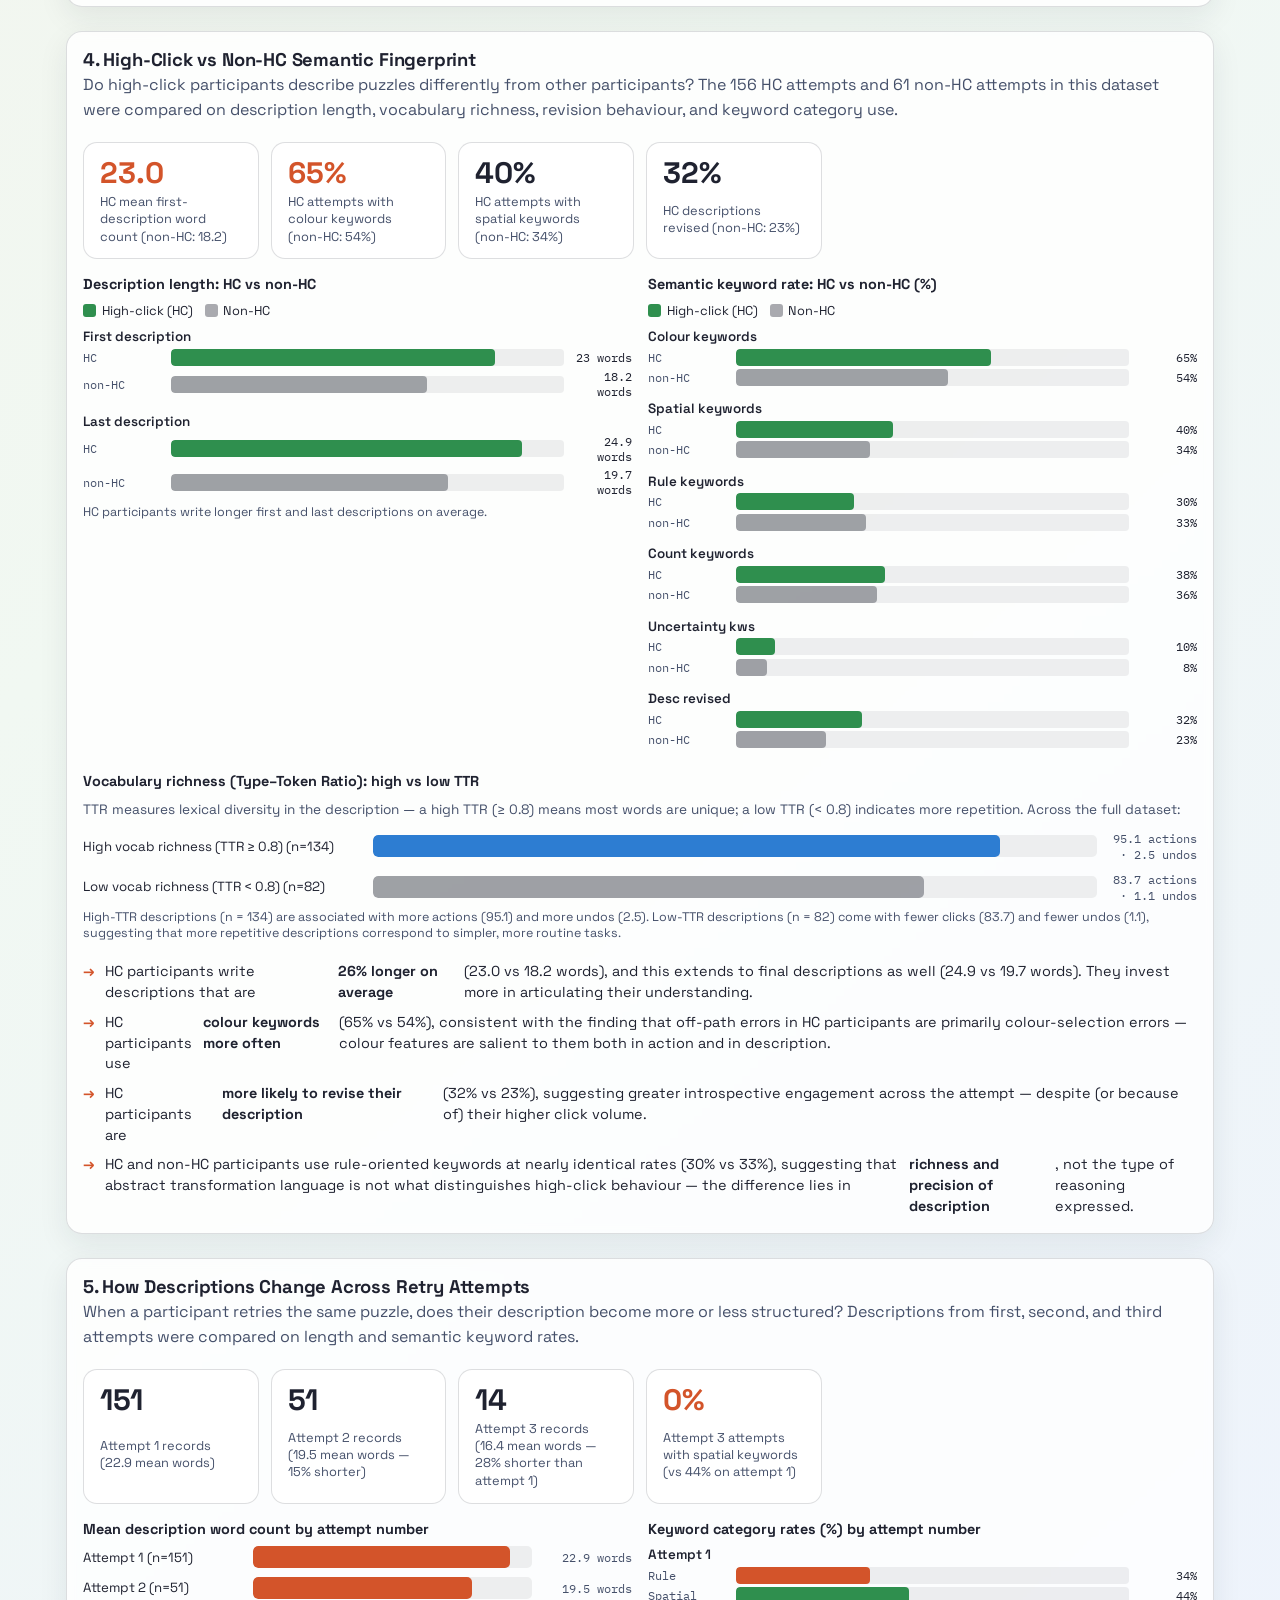
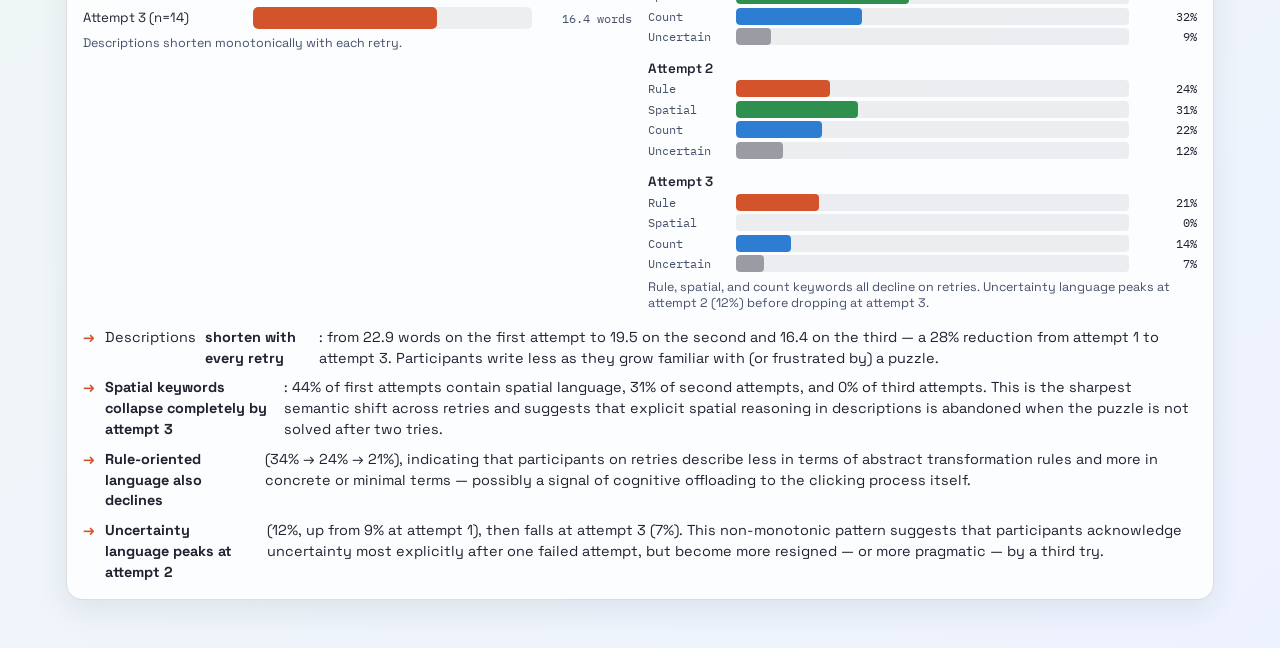
<file: high_click_viewer/clicking_and_semantics.html>
<!doctype html>
<html lang="en">
  <head>
    <meta charset="UTF-8" />
    <meta name="viewport" content="width=device-width, initial-scale=1.0" />
    <title>Clicking Behaviour and Semantics</title>
    <link rel="preconnect" href="https://fonts.googleapis.com" />
    <link rel="preconnect" href="https://fonts.gstatic.com" crossorigin />
    <link
      href="https://fonts.googleapis.com/css2?family=Space+Grotesk:wght@400;600;700&family=IBM+Plex+Mono:wght@400;500&display=swap"
      rel="stylesheet"
    />
    <link rel="stylesheet" href="styles.css" />
    <style>
      /* ── Chart base (mirrors demographics.html) ─────────── */
      .demo-chart         { display: grid; gap: 0.52rem; }
      .demo-chart-row     { display: grid; grid-template-columns: 180px 1fr 90px; align-items: center; gap: 0.6rem; }
      .demo-chart-label   { font-size: 0.83rem; white-space: nowrap; overflow: hidden; text-overflow: ellipsis; }
      .demo-chart-track   { height: 22px; background: rgba(31,34,48,0.07); border-radius: 5px; overflow: hidden; }
      .demo-chart-bar     { height: 100%; border-radius: 5px; }
      .demo-chart-val     { font-family: "IBM Plex Mono", monospace; font-size: 0.78rem; color: var(--muted); text-align: right; }
      .demo-chart-n       { font-size: 0.72rem; opacity: 0.75; }

      /* ── Comparison (two-bar per row) ───────────────────── */
      .cmp-chart          { display: grid; gap: 0.9rem; }
      .cmp-row            { display: grid; gap: 0.22rem; }
      .cmp-row-label      { font-size: 0.84rem; font-weight: 600; }
      .cmp-sub            { display: grid; grid-template-columns: 80px 1fr 60px; align-items: center; gap: 0.5rem; }
      .cmp-tag            { font-size: 0.72rem; color: var(--muted); font-family: "IBM Plex Mono", monospace; }
      .cmp-track          { height: 17px; background: rgba(31,34,48,0.07); border-radius: 4px; overflow: hidden; }
      .cmp-bar            { height: 100%; border-radius: 4px; }
      .cmp-val            { font-family: "IBM Plex Mono", monospace; font-size: 0.76rem; text-align: right; }

      /* ── Misc ───────────────────────────────────────────── */
      .chart-title        { font-weight: 700; margin-bottom: 0.55rem; font-size: 0.9rem; }
      .chart-note         { font-size: 0.78rem; color: var(--muted); margin-top: 0.4rem; }
      .legend             { display: flex; flex-wrap: wrap; gap: 0.75rem; margin-bottom: 0.55rem; font-size: 0.8rem; }
      .legend-item        { display: flex; align-items: center; gap: 0.35rem; }
      .legend-dot         { width: 13px; height: 13px; border-radius: 3px; flex-shrink: 0; }
      .charts-two-col     { display: grid; grid-template-columns: 1fr 1fr; gap: 1rem; }
      .charts-three-col   { display: grid; grid-template-columns: repeat(3, 1fr); gap: 0.9rem; }

      /* ── Keyword grid ───────────────────────────────────── */
      .kw-grid            { display: grid; grid-template-columns: repeat(auto-fill, minmax(280px, 1fr)); gap: 0.85rem; }
      .kw-card            { border: 1px solid var(--line); border-radius: 14px; background: rgba(255,255,255,0.9); padding: 0.85rem; }
      .kw-card-title      { font-weight: 700; font-size: 0.88rem; margin-bottom: 0.45rem; }
      .kw-keywords        { font-family: "IBM Plex Mono", monospace; font-size: 0.72rem; color: var(--muted); margin-bottom: 0.55rem; line-height: 1.5; }
      .kw-metric-row      { display: grid; grid-template-columns: 90px 1fr 50px; align-items: center; gap: 0.45rem; margin-bottom: 0.25rem; }
      .kw-metric-label    { font-size: 0.76rem; color: var(--muted); }
      .kw-metric-track    { height: 14px; background: rgba(31,34,48,0.07); border-radius: 3px; overflow: hidden; }
      .kw-metric-bar      { height: 100%; border-radius: 3px; }
      .kw-metric-val      { font-family: "IBM Plex Mono", monospace; font-size: 0.72rem; text-align: right; }

      /* ── Quote samples ──────────────────────────────────── */
      .quote-grid         { display: grid; grid-template-columns: 1fr 1fr; gap: 0.75rem; }
      .quote-card         { border: 1px solid var(--line); border-radius: 12px; background: rgba(255,255,255,0.8); padding: 0.75rem; }
      .quote-label        { font-size: 0.72rem; font-weight: 700; text-transform: uppercase; letter-spacing: 0.06em; color: var(--muted); margin-bottom: 0.3rem; }
      .quote-text         { font-size: 0.83rem; line-height: 1.5; font-style: italic; color: var(--ink); }
      .quote-meta         { font-size: 0.72rem; color: var(--muted); margin-top: 0.3rem; font-family: "IBM Plex Mono", monospace; }

      @media (max-width: 760px) {
        .charts-two-col,
        .charts-three-col,
        .quote-grid       { grid-template-columns: 1fr; }
        .demo-chart-row   { grid-template-columns: 120px 1fr 80px; }
        .cmp-sub          { grid-template-columns: 70px 1fr 52px; }
      }
    </style>
  </head>
  <body>
    <div class="bg-shape bg-shape-1"></div>
    <div class="bg-shape bg-shape-2"></div>
    <main class="page wide">
      <a class="back-link" href="index.html">← Back to overview</a>

      <header class="hero">
        <p class="eyebrow">Introspection — ARC-AGI</p>
        <h1>Clicking Behaviour and Semantics</h1>
        <p class="subtitle">
          Participants wrote a short description before submitting each puzzle attempt. This page
          analyses how the content and structure of those descriptions relate to the clicking
          patterns observed in the same attempt — and what changes between a first and final description
          reveal about how understanding evolves.
        </p>
      </header>

      <!-- ══════════════════════════════════════════════════
           DATA NOTE
           ══════════════════════════════════════════════════ -->
      <section class="card analysis-section">
        <div>
          <h2 class="section-heading">Dataset and Approach</h2>
          <p class="section-intro">
            Each puzzle attempt in the viewer includes a <em>first written description</em> (composed
            before the first submission) and a <em>last written description</em> (optionally updated
            after feedback). Semantic features were extracted from these free-text fields using
            keyword matching across five categories: rule-oriented, colour-oriented, spatial, quantitative,
            and epistemic uncertainty. These were then correlated with the clicking behaviour recorded
            in the same attempt.
          </p>
          <p class="section-intro" style="margin-top:0.5rem;">
            All 217 records represent <strong>solved, complete attempts</strong> from participants
            in the high-click viewer. Because the sample is drawn primarily from high-click participants
            (n = 156 HC, 61 non-HC), findings are best understood as describing this specific population
            rather than all participants. Solve rate is 100% across all groups since only completed
            attempts are included.
          </p>
        </div>

        <div class="stat-grid">
          <div class="stat-card">
            <span class="stat-value">217</span>
            <span class="stat-label">Solved puzzle attempts with semantic descriptions</span>
          </div>
          <div class="stat-card">
            <span class="stat-value accent">21.9</span>
            <span class="stat-label">Mean word count of first description (last: 23.7 words)</span>
          </div>
          <div class="stat-card">
            <span class="stat-value">64</span>
            <span class="stat-label">Attempts where the description was revised (30% of total)</span>
          </div>
          <div class="stat-card">
            <span class="stat-value accent">69%</span>
            <span class="stat-label">Of revised descriptions that grew longer (first → last word count)</span>
          </div>
        </div>

        <div class="quote-grid">
          <div class="quote-card">
            <p class="quote-label">Short description — low specificity</p>
            <p class="quote-text">"To make the correct output."</p>
            <p class="quote-meta">5 words · attempt 2</p>
          </div>
          <div class="quote-card">
            <p class="quote-label">Longer description — rule-oriented</p>
            <p class="quote-text">"Make a yellow line connecting the red squares on the shortest path between them."</p>
            <p class="quote-meta">14 words · attempt 1 · spatial + color + rule keywords</p>
          </div>
          <div class="quote-card">
            <p class="quote-label">Revised first → last (elaborated)</p>
            <p class="quote-text">
              First: "Copy the input a number of times into a larger grid"<br>
              Last: "copy the input into a larger grid repeatedly"
            </p>
            <p class="quote-meta">11 → 9 words · refined, not expanded</p>
          </div>
          <div class="quote-card">
            <p class="quote-label">Revised first → last (restructured)</p>
            <p class="quote-text">
              First: "To make the correct output."<br>
              Last: "Make the horizontal and vertical line using the input and then correct the cells using the colors."
            </p>
            <p class="quote-meta">5 → 18 words · large semantic expansion</p>
          </div>
        </div>
      </section>

      <!-- ══════════════════════════════════════════════════
           SECTION 1 — Description Length vs Clicking
           ══════════════════════════════════════════════════ -->
      <section class="card analysis-section">
        <div>
          <h2 class="section-heading">1. Description Length and Clicking Volume</h2>
          <p class="section-intro">
            Does the length of a participant's description predict how many clicks they made?
            First-description word count was binned into four groups and compared against the mean
            total action count and mean undo count for each group.
          </p>
        </div>

        <div class="charts-two-col">
          <div>
            <p class="chart-title">Mean total actions — by first-description length</p>
            <div id="chart-len-actions"></div>
            <p class="chart-note">Non-linear relationship: medium-length descriptions (10–19 words) coincide with the highest action count.</p>
          </div>
          <div>
            <p class="chart-title">Mean undo count — by first-description length</p>
            <div id="chart-len-undos"></div>
            <p class="chart-note">Very short descriptions have the highest undo rate; longer descriptions trend towards fewer corrections.</p>
          </div>
        </div>

        <ul class="finding-list">
          <li class="finding-item">
            The relationship between description length and action count is <strong>non-linear</strong>: participants who write 10–19 words make the most clicks on average (98.8), while short (1–9 words: 82.6) and longer descriptions (20–39 words: 85.6) both coincide with fewer clicks.
          </li>
          <li class="finding-item">
            Very brief descriptions (1–9 words) have the <strong>highest undo rate</strong> (2.9 mean undos), suggesting that participants who write less may be more uncertain in their clicking — editing and correcting more often.
          </li>
          <li class="finding-item">
            Longer descriptions (40+ words) are associated with moderate action counts (93.8) and low undos (1.2), pointing to participants who plan carefully and execute with relatively few corrections.
          </li>
        </ul>
      </section>

      <!-- ══════════════════════════════════════════════════
           SECTION 2 — Description Revision as a Signal
           ══════════════════════════════════════════════════ -->
      <section class="card analysis-section">
        <div>
          <h2 class="section-heading">2. Revising the Description: A Strong Behavioural Marker</h2>
          <p class="section-intro">
            Participants could optionally update their written description after seeing the outcome.
            64 of 216 attempts (30%) resulted in a changed description. This revision behaviour
            shows a striking relationship with the clicking pattern in the same attempt.
          </p>
        </div>

        <div class="stat-grid">
          <div class="stat-card">
            <span class="stat-value accent">53.3</span>
            <span class="stat-label">Mean total actions — attempts where description was revised</span>
          </div>
          <div class="stat-card">
            <span class="stat-value">106.5</span>
            <span class="stat-label">Mean total actions — attempts where description was NOT revised</span>
          </div>
          <div class="stat-card">
            <span class="stat-value accent">3.4</span>
            <span class="stat-label">Mean undos — revised description group</span>
          </div>
          <div class="stat-card">
            <span class="stat-value">1.3</span>
            <span class="stat-label">Mean undos — unchanged description group</span>
          </div>
        </div>

        <div class="charts-two-col">
          <div>
            <p class="chart-title">Total actions: revised vs unchanged description</p>
            <div class="legend">
              <span class="legend-item"><span class="legend-dot" style="background:#2f8f4e"></span>Description revised</span>
              <span class="legend-item"><span class="legend-dot" style="background:rgba(31,34,48,0.38)"></span>Description unchanged</span>
            </div>
            <div id="chart-revised-actions"></div>
          </div>
          <div>
            <p class="chart-title">Undo count: revised vs unchanged description</p>
            <div class="legend">
              <span class="legend-item"><span class="legend-dot" style="background:#2f8f4e"></span>Description revised</span>
              <span class="legend-item"><span class="legend-dot" style="background:rgba(31,34,48,0.38)"></span>Description unchanged</span>
            </div>
            <div id="chart-revised-undos"></div>
          </div>
        </div>

        <div style="margin-top:0.25rem;">
          <p class="chart-title">Description elaboration — first vs last word count (revised attempts only)</p>
          <div id="chart-elab"></div>
          <p class="chart-note">
            Among the 64 revised attempts, 69% wrote more words in the final description (mean 19.0 → 25.0 words).
            28% condensed their description (fewer words in the last).
          </p>
        </div>

        <ul class="finding-list">
          <li class="finding-item">
            Participants who <strong>revised their description used half the total clicks</strong> compared to those who kept it the same (53.3 vs 106.5 actions) — the single strongest semantic–behavioural correlation in the dataset.
          </li>
          <li class="finding-item">
            The revised group also has <strong>more than twice the undo rate</strong> (3.4 vs 1.3). Combining both signals: revision-associated attempts involve more active course-correction (undos) but substantially fewer total clicks — suggesting that participants who ultimately revise their understanding are more reflexive and more efficient, even within the same attempt.
          </li>
          <li class="finding-item">
            When participants do revise, <strong>69% write more in the last description</strong> (mean word count grows from 19 to 25). A minority (28%) condense it — typically simplifying a first attempt's verbose speculation into a cleaner rule statement.
          </li>
          <li class="finding-item">
            The unchanged-description group is dominated by high-click participants (HC), who tend to maintain consistent high-level descriptions across many exploratory clicks without needing to update their stated understanding. This suggests <strong>high-click behaviour is not accompanied by conceptual confusion</strong> — the description stays the same because the participant's interpretation of the puzzle remains stable.
          </li>
        </ul>
      </section>

      <!-- ══════════════════════════════════════════════════
           SECTION 3 — Semantic Keyword Categories
           ══════════════════════════════════════════════════ -->
      <section class="card analysis-section">
        <div>
          <h2 class="section-heading">3. Semantic Category and Clicking Behaviour</h2>
          <p class="section-intro">
            Five semantic categories were identified by keyword matching in the first written description:
            rule/transformation language, colour language, spatial language, quantitative/count language,
            and epistemic uncertainty language. For each category, clicking behaviour was compared
            between attempts that do and do not contain those keywords.
          </p>
        </div>

        <div class="kw-grid" id="kw-grid"></div>

        <ul class="finding-list" style="margin-top:0.5rem;">
          <li class="finding-item">
            <strong>Spatial language → dramatically fewer undos:</strong> Attempts where participants describe positions (row, column, edge, diagonal, etc.) produce a mean of just 0.6 undos, compared to 2.8 for attempts without spatial language — a 4.7× difference. Spatial reasoning appears to guide more precise clicking.
          </li>
          <li class="finding-item">
            <strong>Rule-oriented language → more total clicks:</strong> Descriptions that name transformation rules (mirror, repeat, rotate, extend…) are associated with 114 mean actions vs 80 without. These attempts involve complex spatial transformations that genuinely require more clicking, not just more exploration.
          </li>
          <li class="finding-item">
            <strong>Colour language → fewer clicks than no-colour:</strong> Participants who explicitly name colours in their description (84.6 mean actions) click less than those who don't (100.0), suggesting that colour-oriented framings are associated with relatively tractable, visually guided tasks.
          </li>
          <li class="finding-item">
            <strong>Uncertainty language → more clicks, fewer undos:</strong> Participants who express uncertainty (maybe, think, unsure, tried, wrong…) make more total actions (104.2 vs 89.0) but — counter-intuitively — fewer undos (0.9 vs 2.0). They persist without course-correcting, consistent with a trial-and-error rather than plan-and-execute strategy.
          </li>
        </ul>
      </section>

      <!-- ══════════════════════════════════════════════════
           SECTION 4 — HC vs Non-HC Semantic Fingerprint
           ══════════════════════════════════════════════════ -->
      <section class="card analysis-section">
        <div>
          <h2 class="section-heading">4. High-Click vs Non-HC Semantic Fingerprint</h2>
          <p class="section-intro">
            Do high-click participants describe puzzles differently from other participants?
            The 156 HC attempts and 61 non-HC attempts in this dataset were compared on
            description length, vocabulary richness, revision behaviour, and keyword category use.
          </p>
        </div>

        <div class="stat-grid">
          <div class="stat-card">
            <span class="stat-value accent">23.0</span>
            <span class="stat-label">HC mean first-description word count (non-HC: 18.2)</span>
          </div>
          <div class="stat-card">
            <span class="stat-value accent">65%</span>
            <span class="stat-label">HC attempts with colour keywords (non-HC: 54%)</span>
          </div>
          <div class="stat-card">
            <span class="stat-value">40%</span>
            <span class="stat-label">HC attempts with spatial keywords (non-HC: 34%)</span>
          </div>
          <div class="stat-card">
            <span class="stat-value">32%</span>
            <span class="stat-label">HC descriptions revised (non-HC: 23%)</span>
          </div>
        </div>

        <div class="charts-two-col">
          <div>
            <p class="chart-title">Description length: HC vs non-HC</p>
            <div class="legend">
              <span class="legend-item"><span class="legend-dot" style="background:#2f8f4e"></span>High-click (HC)</span>
              <span class="legend-item"><span class="legend-dot" style="background:rgba(31,34,48,0.38)"></span>Non-HC</span>
            </div>
            <div id="chart-hc-length"></div>
            <p class="chart-note">HC participants write longer first and last descriptions on average.</p>
          </div>
          <div>
            <p class="chart-title">Semantic keyword rate: HC vs non-HC (%)</p>
            <div class="legend">
              <span class="legend-item"><span class="legend-dot" style="background:#2f8f4e"></span>High-click (HC)</span>
              <span class="legend-item"><span class="legend-dot" style="background:rgba(31,34,48,0.38)"></span>Non-HC</span>
            </div>
            <div id="chart-hc-kw"></div>
          </div>
        </div>

        <div style="margin-top:0.5rem;">
          <p class="chart-title">Vocabulary richness (Type–Token Ratio): high vs low TTR</p>
          <p class="section-intro" style="font-size:0.85rem; margin-bottom:0.65rem;">
            TTR measures lexical diversity in the description — a high TTR (≥ 0.8) means most words
            are unique; a low TTR (&lt; 0.8) indicates more repetition. Across the full dataset:
          </p>
          <div id="chart-ttr"></div>
          <p class="chart-note">
            High-TTR descriptions (n = 134) are associated with more actions (95.1) and more undos (2.5).
            Low-TTR descriptions (n = 82) come with fewer clicks (83.7) and fewer undos (1.1),
            suggesting that more repetitive descriptions correspond to simpler, more routine tasks.
          </p>
        </div>

        <ul class="finding-list" style="margin-top:0.25rem;">
          <li class="finding-item">
            HC participants write descriptions that are <strong>26% longer on average</strong> (23.0 vs 18.2 words), and this extends to final descriptions as well (24.9 vs 19.7 words). They invest more in articulating their understanding.
          </li>
          <li class="finding-item">
            HC participants use <strong>colour keywords more often</strong> (65% vs 54%), consistent with the finding that off-path errors in HC participants are primarily colour-selection errors — colour features are salient to them both in action and in description.
          </li>
          <li class="finding-item">
            HC participants are <strong>more likely to revise their description</strong> (32% vs 23%), suggesting greater introspective engagement across the attempt — despite (or because of) their higher click volume.
          </li>
          <li class="finding-item">
            HC and non-HC participants use rule-oriented keywords at nearly identical rates (30% vs 33%), suggesting that abstract transformation language is not what distinguishes high-click behaviour — the difference lies in <strong>richness and precision of description</strong>, not the type of reasoning expressed.
          </li>
        </ul>
      </section>

      <!-- ══════════════════════════════════════════════════
           SECTION 5 — Description Degradation Across Retries
           ══════════════════════════════════════════════════ -->
      <section class="card analysis-section">
        <div>
          <h2 class="section-heading">5. How Descriptions Change Across Retry Attempts</h2>
          <p class="section-intro">
            When a participant retries the same puzzle, does their description become more or less
            structured? Descriptions from first, second, and third attempts were compared on
            length and semantic keyword rates.
          </p>
        </div>

        <div class="stat-grid">
          <div class="stat-card">
            <span class="stat-value">151</span>
            <span class="stat-label">Attempt 1 records (22.9 mean words)</span>
          </div>
          <div class="stat-card">
            <span class="stat-value">51</span>
            <span class="stat-label">Attempt 2 records (19.5 mean words — 15% shorter)</span>
          </div>
          <div class="stat-card">
            <span class="stat-value">14</span>
            <span class="stat-label">Attempt 3 records (16.4 mean words — 28% shorter than attempt 1)</span>
          </div>
          <div class="stat-card">
            <span class="stat-value accent">0%</span>
            <span class="stat-label">Attempt 3 attempts with spatial keywords (vs 44% on attempt 1)</span>
          </div>
        </div>

        <div class="charts-two-col">
          <div>
            <p class="chart-title">Mean description word count by attempt number</p>
            <div id="chart-attempt-len"></div>
            <p class="chart-note">Descriptions shorten monotonically with each retry.</p>
          </div>
          <div>
            <p class="chart-title">Keyword category rates (%) by attempt number</p>
            <div id="chart-attempt-kw"></div>
            <p class="chart-note">
              Rule, spatial, and count keywords all decline on retries. Uncertainty language peaks at
              attempt 2 (12%) before dropping at attempt 3.
            </p>
          </div>
        </div>

        <ul class="finding-list">
          <li class="finding-item">
            Descriptions <strong>shorten with every retry</strong>: from 22.9 words on the first attempt to 19.5 on the second and 16.4 on the third — a 28% reduction from attempt 1 to attempt 3. Participants write less as they grow familiar with (or frustrated by) a puzzle.
          </li>
          <li class="finding-item">
            <strong>Spatial keywords collapse completely by attempt 3</strong>: 44% of first attempts contain spatial language, 31% of second attempts, and 0% of third attempts. This is the sharpest semantic shift across retries and suggests that explicit spatial reasoning in descriptions is abandoned when the puzzle is not solved after two tries.
          </li>
          <li class="finding-item">
            <strong>Rule-oriented language also declines</strong> (34% → 24% → 21%), indicating that participants on retries describe less in terms of abstract transformation rules and more in concrete or minimal terms — possibly a signal of cognitive offloading to the clicking process itself.
          </li>
          <li class="finding-item">
            <strong>Uncertainty language peaks at attempt 2</strong> (12%, up from 9% at attempt 1), then falls at attempt 3 (7%). This non-monotonic pattern suggests that participants acknowledge uncertainty most explicitly after one failed attempt, but become more resigned — or more pragmatic — by a third try.
          </li>
        </ul>
      </section>

    </main>

    <script>
      // ── Data ──────────────────────────────────────────────────────
      const LEN_ACTIONS = [
        { label: '1–9 words',   n: 38,  mean: 82.6,  undos: 2.9 },
        { label: '10–19 words', n: 80,  mean: 98.8,  undos: 1.5 },
        { label: '20–39 words', n: 77,  mean: 85.6,  undos: 1.9 },
        { label: '40–99 words', n: 21,  mean: 93.8,  undos: 1.2 },
      ];

      const REVISED_ACTIONS = [
        { label: 'Description revised',   value: 53.3,  color: '#2f8f4e' },
        { label: 'Description unchanged', value: 106.5, color: 'rgba(31,34,48,0.38)' },
      ];
      const REVISED_UNDOS = [
        { label: 'Description revised',   value: 3.4,  color: '#2f8f4e' },
        { label: 'Description unchanged', value: 1.3,  color: 'rgba(31,34,48,0.38)' },
      ];

      const ELAB = [
        { label: 'Grew longer (69%)',    value: 44, pct: 69, color: '#2f8f4e' },
        { label: 'Condensed (28%)',      value: 18, pct: 28, color: 'rgba(31,34,48,0.38)' },
        { label: 'Same length (3%)',     value: 2,  pct: 3,  color: 'rgba(31,34,48,0.15)' },
      ];

      const KW_DATA = [
        {
          id: 'rule',
          title: 'Rule / Transformation',
          keywords: 'rule, pattern, transform, repeat, reflect, mirror, rotate, shift, extend, copy, replicate, scale',
          yes_n: 67,  yes_actions: 114.3, yes_undos: 1.5,
          no_n: 150,  no_actions: 79.8,   no_undos: 2.1,
        },
        {
          id: 'color',
          title: 'Colour',
          keywords: 'color, colour, red, blue, green, yellow, grey, gray, black, white, orange, purple, pink',
          yes_n: 135, yes_actions: 84.6,  yes_undos: 2.0,
          no_n: 82,   no_actions: 100.0,  no_undos: 1.8,
        },
        {
          id: 'spatial',
          title: 'Spatial / Positional',
          keywords: 'row, column, corner, edge, center, top, bottom, left, right, diagonal, horizontal, vertical, border, inside, outside',
          yes_n: 83,  yes_actions: 85.2,  yes_undos: 0.6,
          no_n: 134,  no_actions: 93.6,   no_undos: 2.8,
        },
        {
          id: 'count',
          title: 'Quantitative / Count',
          keywords: 'one, two, three, four, five, six, count, number, times, each, every',
          yes_n: 68,  yes_actions: 81.8,  yes_undos: 1.1,
          no_n: 149,  no_actions: 94.3,   no_undos: 2.3,
        },
        {
          id: 'unsure',
          title: 'Epistemic Uncertainty',
          keywords: "don't, not sure, maybe, think, guess, unsure, unclear, tried, wrong, correct, incorrect",
          yes_n: 20,  yes_actions: 104.2, yes_undos: 0.9,
          no_n: 197,  no_actions: 89.0,   no_undos: 2.0,
        },
      ];

      const HC_LENGTH = [
        { label: 'First description',  hc: 23.0, nhc: 18.2 },
        { label: 'Last description',   hc: 24.9, nhc: 19.7 },
      ];

      const HC_KW = [
        { label: 'Colour keywords',  hc: 65, nhc: 54 },
        { label: 'Spatial keywords', hc: 40, nhc: 34 },
        { label: 'Rule keywords',    hc: 30, nhc: 33 },
        { label: 'Count keywords',   hc: 38, nhc: 36 },
        { label: 'Uncertainty kws',  hc: 10, nhc:  8 },
        { label: 'Desc revised',     hc: 32, nhc: 23 },
      ];

      const TTR_DATA = [
        { label: 'High vocab richness (TTR ≥ 0.8)',  n: 134, actions: 95.1, undos: 2.5, color: '#2d7dd2' },
        { label: 'Low vocab richness  (TTR < 0.8)',  n: 82,  actions: 83.7, undos: 1.1, color: 'rgba(31,34,48,0.38)' },
      ];

      const ATTEMPT_LEN = [
        { label: 'Attempt 1', n: 151, words: 22.9 },
        { label: 'Attempt 2', n: 51,  words: 19.5 },
        { label: 'Attempt 3', n: 14,  words: 16.4 },
      ];

      const ATTEMPT_KW = [
        { label: 'Attempt 1', rule: 34, spatial: 44, count: 32, unsure: 9  },
        { label: 'Attempt 2', rule: 24, spatial: 31, count: 22, unsure: 12 },
        { label: 'Attempt 3', rule: 21, spatial: 0,  count: 14, unsure: 7  },
      ];

      // ── Helpers ───────────────────────────────────────────────────
      function barRow(label, value, maxVal, color, valStr, labelWidth) {
        const pct = (value / maxVal * 100).toFixed(1);
        const lw = labelWidth || '180px';
        return `
          <div class="demo-chart-row" style="grid-template-columns:${lw} 1fr 90px">
            <span class="demo-chart-label">${label}</span>
            <div class="demo-chart-track">
              <div class="demo-chart-bar" style="width:${pct}%;background:${color}"></div>
            </div>
            <span class="demo-chart-val">${valStr}</span>
          </div>`;
      }

      function cmpRow(label, hcVal, nhcVal, maxVal, hcColor, nhcColor, unit) {
        const hw = (hcVal  / maxVal * 100).toFixed(1);
        const nw = (nhcVal / maxVal * 100).toFixed(1);
        return `
          <div class="cmp-row">
            <span class="cmp-row-label">${label}</span>
            <div class="cmp-sub">
              <span class="cmp-tag">HC</span>
              <div class="cmp-track"><div class="cmp-bar" style="width:${hw}%;background:${hcColor}"></div></div>
              <span class="cmp-val">${hcVal}${unit}</span>
            </div>
            <div class="cmp-sub">
              <span class="cmp-tag">non-HC</span>
              <div class="cmp-track"><div class="cmp-bar" style="width:${nw}%;background:${nhcColor}"></div></div>
              <span class="cmp-val">${nhcVal}${unit}</span>
            </div>
          </div>`;
      }

      // ── Section 1: length vs actions/undos ───────────────────────
      const maxActions = Math.max(...LEN_ACTIONS.map(r => r.mean));
      const maxUndos   = Math.max(...LEN_ACTIONS.map(r => r.undos));
      document.getElementById('chart-len-actions').innerHTML =
        '<div class="demo-chart">' +
        LEN_ACTIONS.map(r => barRow(r.label + ` (n=${r.n})`, r.mean, maxActions + 10, 'var(--brand)', r.mean.toFixed(1) + ' actions', '160px')).join('') +
        '</div>';
      document.getElementById('chart-len-undos').innerHTML =
        '<div class="demo-chart">' +
        LEN_ACTIONS.map(r => barRow(r.label + ` (n=${r.n})`, r.undos, maxUndos + 0.5, '#2d7dd2', r.undos.toFixed(1) + ' undos', '160px')).join('') +
        '</div>';

      // ── Section 2: revised vs unchanged ──────────────────────────
      document.getElementById('chart-revised-actions').innerHTML =
        '<div class="demo-chart">' +
        REVISED_ACTIONS.map(r => barRow(r.label, r.value, 130, r.color, r.value.toFixed(1) + ' actions', '190px')).join('') +
        '</div>';
      document.getElementById('chart-revised-undos').innerHTML =
        '<div class="demo-chart">' +
        REVISED_UNDOS.map(r => barRow(r.label, r.value, 5, r.color, r.value.toFixed(1) + ' undos', '190px')).join('') +
        '</div>';
      document.getElementById('chart-elab').innerHTML =
        '<div class="demo-chart">' +
        ELAB.map(r => barRow(r.label, r.value, 50, r.color, `${r.value} attempts`, '180px')).join('') +
        '</div>';

      // ── Section 3: keyword cards ──────────────────────────────────
      const kwGrid = document.getElementById('kw-grid');
      const kwColors = { yes: 'var(--brand)', no: 'rgba(31,34,48,0.3)' };
      KW_DATA.forEach(kw => {
        const maxA = Math.max(kw.yes_actions, kw.no_actions);
        const maxU = Math.max(kw.yes_undos,   kw.no_undos);
        const yA = (kw.yes_actions / maxA * 100).toFixed(0);
        const nA = (kw.no_actions  / maxA * 100).toFixed(0);
        const yU = (kw.yes_undos   / maxU * 100).toFixed(0);
        const nU = (kw.no_undos    / maxU * 100).toFixed(0);
        const card = document.createElement('div');
        card.className = 'kw-card';
        card.innerHTML = `
          <p class="kw-card-title">${kw.title}</p>
          <p class="kw-keywords">${kw.keywords}</p>
          <p style="font-size:0.75rem;color:var(--muted);margin-bottom:0.4rem;">Mean total actions</p>
          <div class="kw-metric-row">
            <span class="kw-metric-label">With (n=${kw.yes_n})</span>
            <div class="kw-metric-track"><div class="kw-metric-bar" style="width:${yA}%;background:var(--brand)"></div></div>
            <span class="kw-metric-val">${kw.yes_actions.toFixed(1)}</span>
          </div>
          <div class="kw-metric-row">
            <span class="kw-metric-label">Without (n=${kw.no_n})</span>
            <div class="kw-metric-track"><div class="kw-metric-bar" style="width:${nA}%;background:rgba(31,34,48,0.3)"></div></div>
            <span class="kw-metric-val">${kw.no_actions.toFixed(1)}</span>
          </div>
          <p style="font-size:0.75rem;color:var(--muted);margin-bottom:0.4rem;margin-top:0.55rem;">Mean undo count</p>
          <div class="kw-metric-row">
            <span class="kw-metric-label">With</span>
            <div class="kw-metric-track"><div class="kw-metric-bar" style="width:${yU}%;background:#2d7dd2"></div></div>
            <span class="kw-metric-val">${kw.yes_undos.toFixed(1)}</span>
          </div>
          <div class="kw-metric-row">
            <span class="kw-metric-label">Without</span>
            <div class="kw-metric-track"><div class="kw-metric-bar" style="width:${nU}%;background:rgba(45,125,210,0.35)"></div></div>
            <span class="kw-metric-val">${kw.no_undos.toFixed(1)}</span>
          </div>
        `;
        kwGrid.appendChild(card);
      });

      // ── Section 4: HC vs non-HC ───────────────────────────────────
      const hcColor  = '#2f8f4e';
      const nhcColor = 'rgba(31,34,48,0.38)';
      const maxLen = Math.max(...HC_LENGTH.map(r => Math.max(r.hc, r.nhc))) + 3;
      document.getElementById('chart-hc-length').innerHTML =
        '<div class="cmp-chart">' +
        HC_LENGTH.map(r => cmpRow(r.label, r.hc, r.nhc, maxLen, hcColor, nhcColor, ' words')).join('') +
        '</div>';

      document.getElementById('chart-hc-kw').innerHTML =
        '<div class="cmp-chart">' +
        HC_KW.map(r => cmpRow(r.label, r.hc, r.nhc, 100, hcColor, nhcColor, '%')).join('') +
        '</div>';

      document.getElementById('chart-ttr').innerHTML =
        '<div class="demo-chart">' +
        TTR_DATA.map(r => barRow(`${r.label} (n=${r.n})`, r.actions, 110, r.color, `${r.actions} actions · ${r.undos} undos`, '280px')).join('') +
        '</div>';

      // ── Section 5: attempt degradation ───────────────────────────
      const maxWords = Math.max(...ATTEMPT_LEN.map(r => r.words)) + 2;
      document.getElementById('chart-attempt-len').innerHTML =
        '<div class="demo-chart">' +
        ATTEMPT_LEN.map(r => barRow(`${r.label} (n=${r.n})`, r.words, maxWords, 'var(--brand)', r.words.toFixed(1) + ' words', '160px')).join('') +
        '</div>';

      // Grouped keyword chart by attempt
      const kwColors2 = { rule: 'var(--brand)', spatial: '#2f8f4e', count: '#2d7dd2', unsure: 'rgba(31,34,48,0.4)' };
      const kwLabels  = { rule: 'Rule', spatial: 'Spatial', count: 'Count', unsure: 'Uncertain' };
      let kwAttemptHtml = '<div class="cmp-chart">';
      ATTEMPT_KW.forEach(row => {
        kwAttemptHtml += `<div class="cmp-row"><span class="cmp-row-label">${row.label}</span>`;
        ['rule','spatial','count','unsure'].forEach(k => {
          const w = row[k];
          kwAttemptHtml += `
            <div class="cmp-sub">
              <span class="cmp-tag">${kwLabels[k]}</span>
              <div class="cmp-track"><div class="cmp-bar" style="width:${w}%;background:${kwColors2[k]}"></div></div>
              <span class="cmp-val">${w}%</span>
            </div>`;
        });
        kwAttemptHtml += '</div>';
      });
      kwAttemptHtml += '</div>';
      document.getElementById('chart-attempt-kw').innerHTML = kwAttemptHtml;
    </script>
  </body>
</html>
</file>
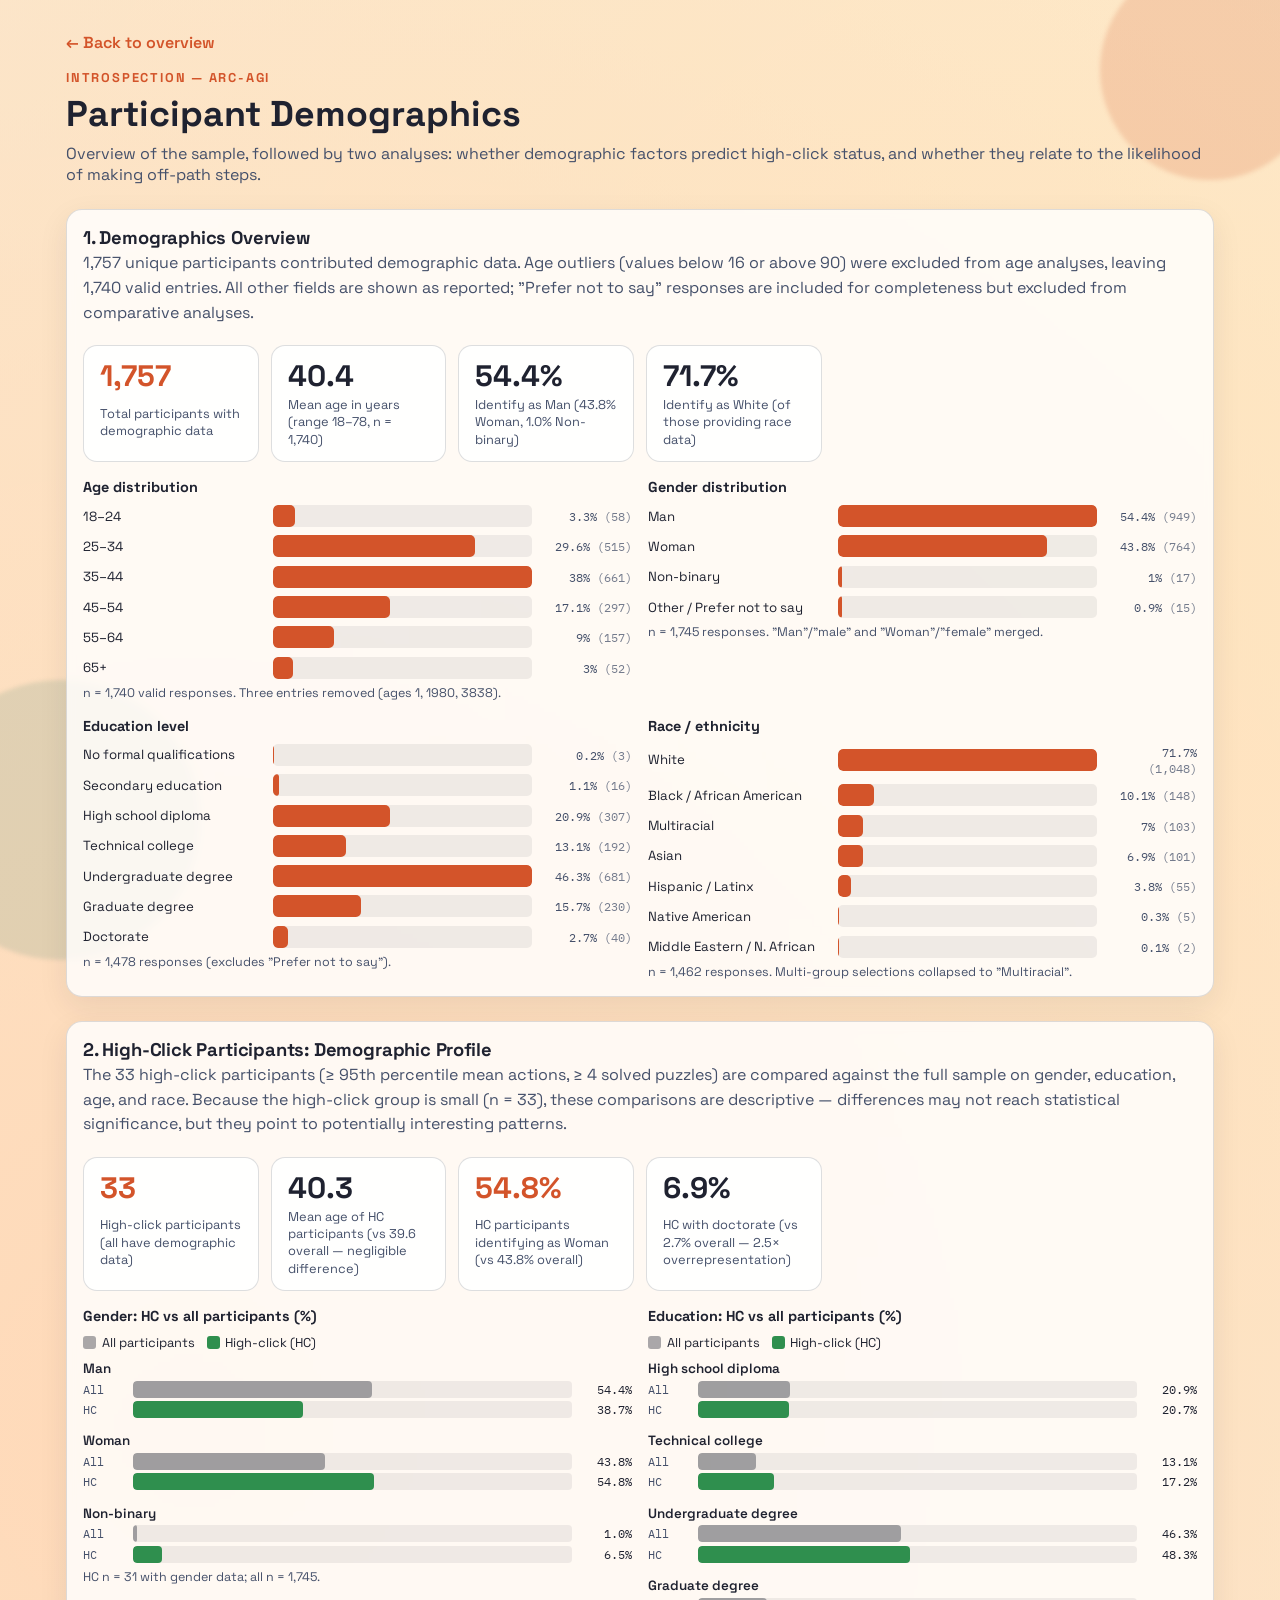
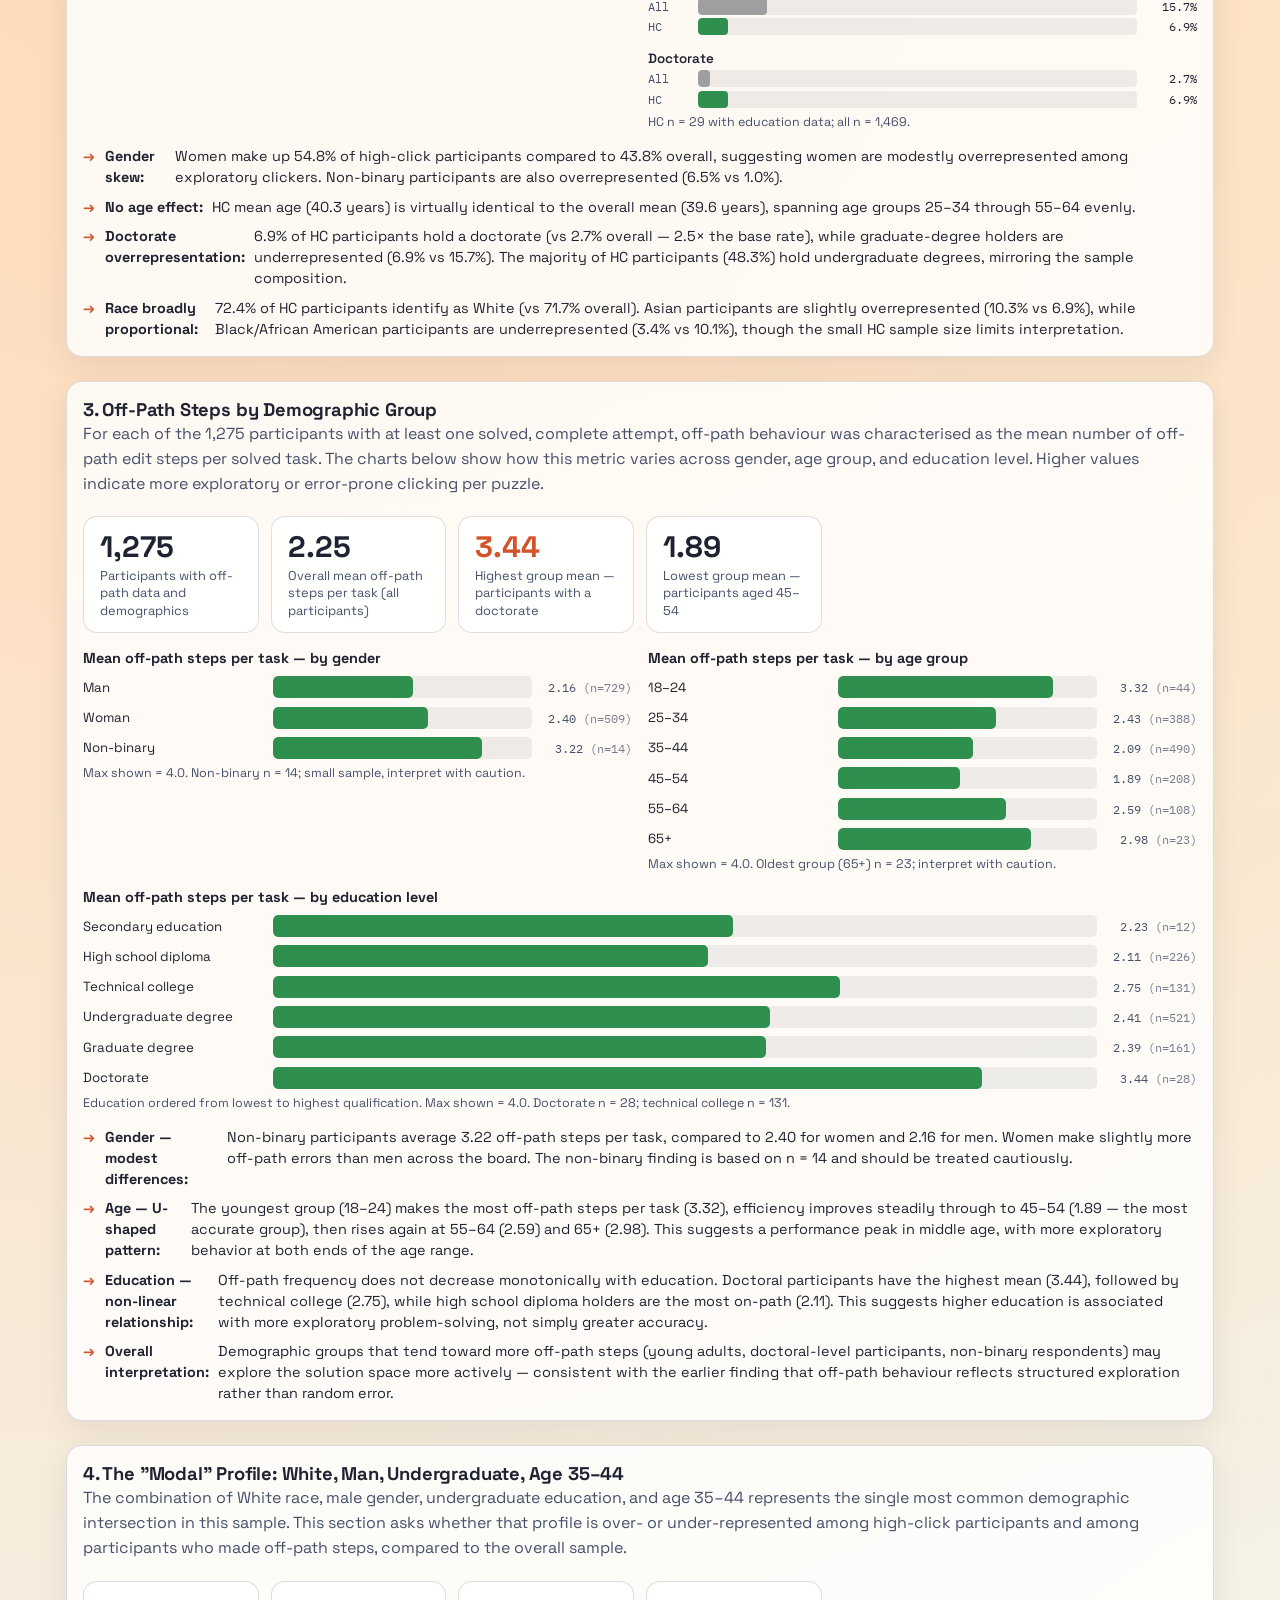
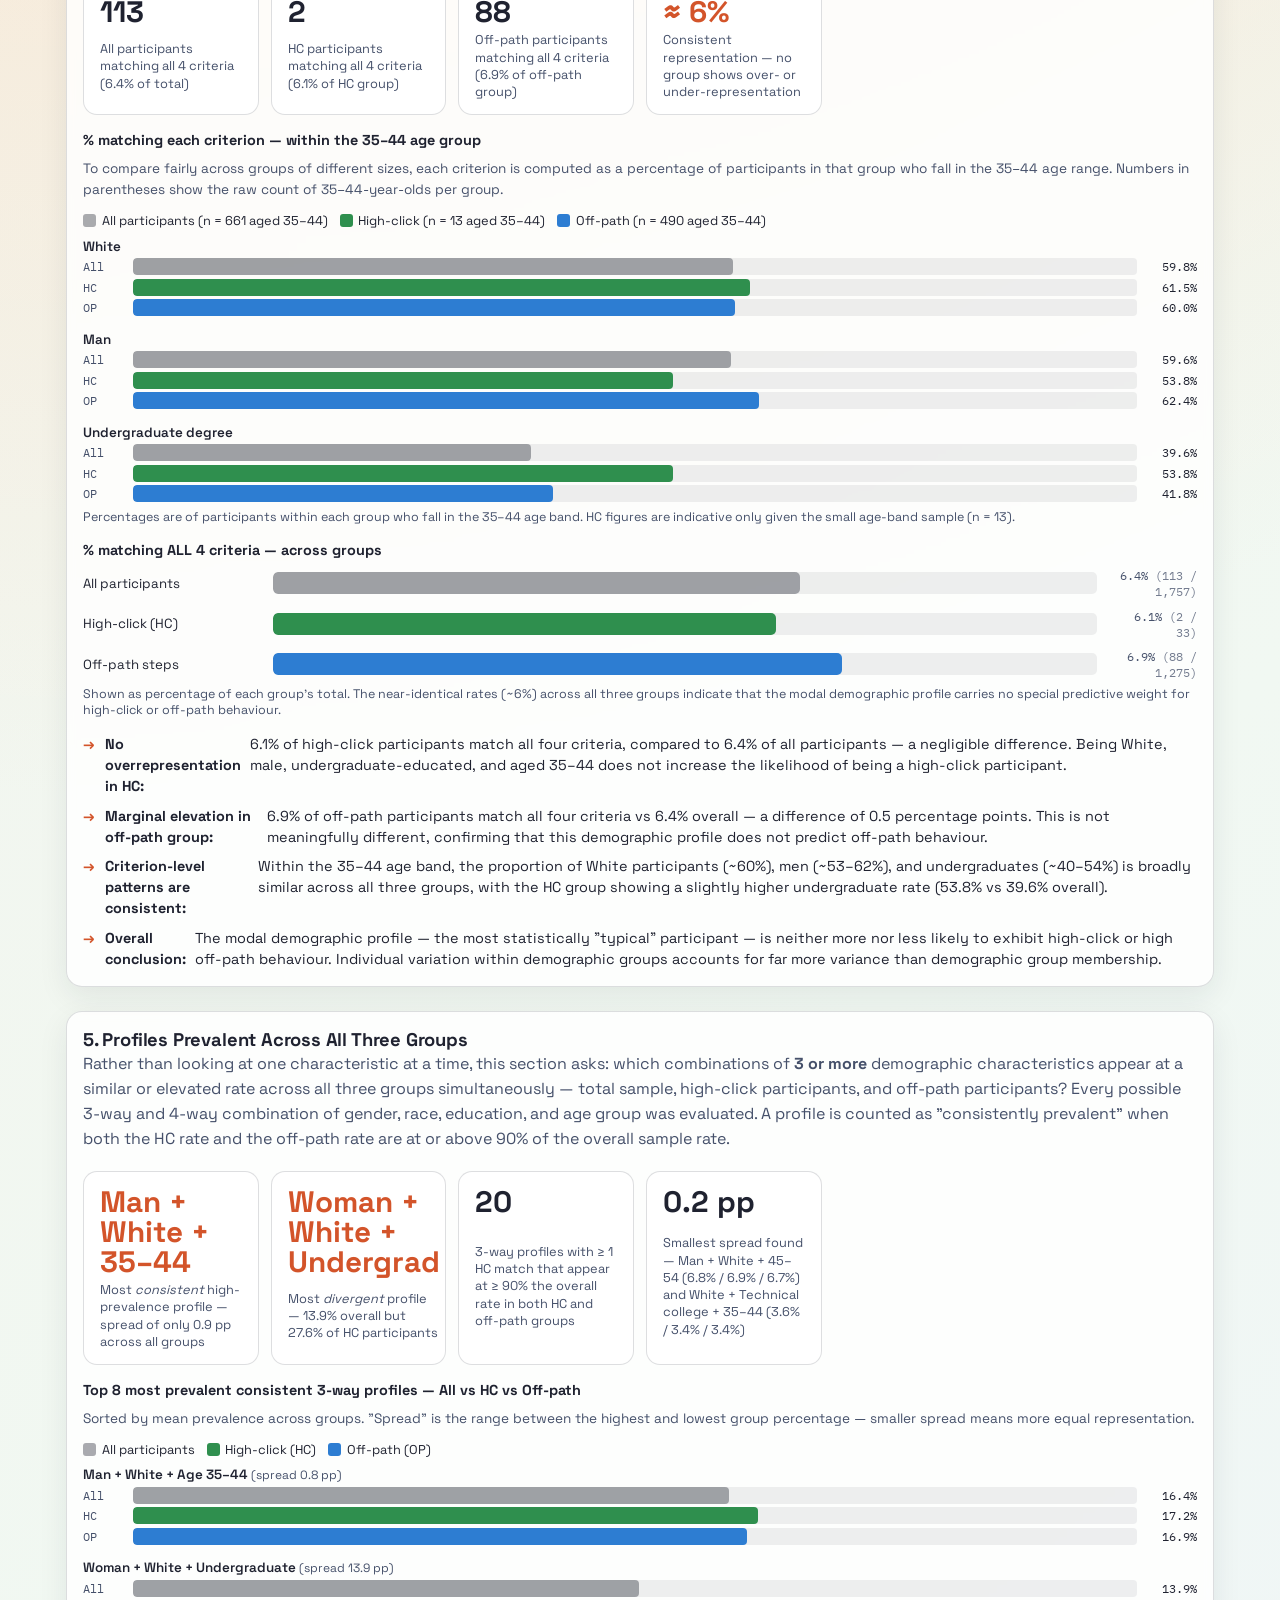
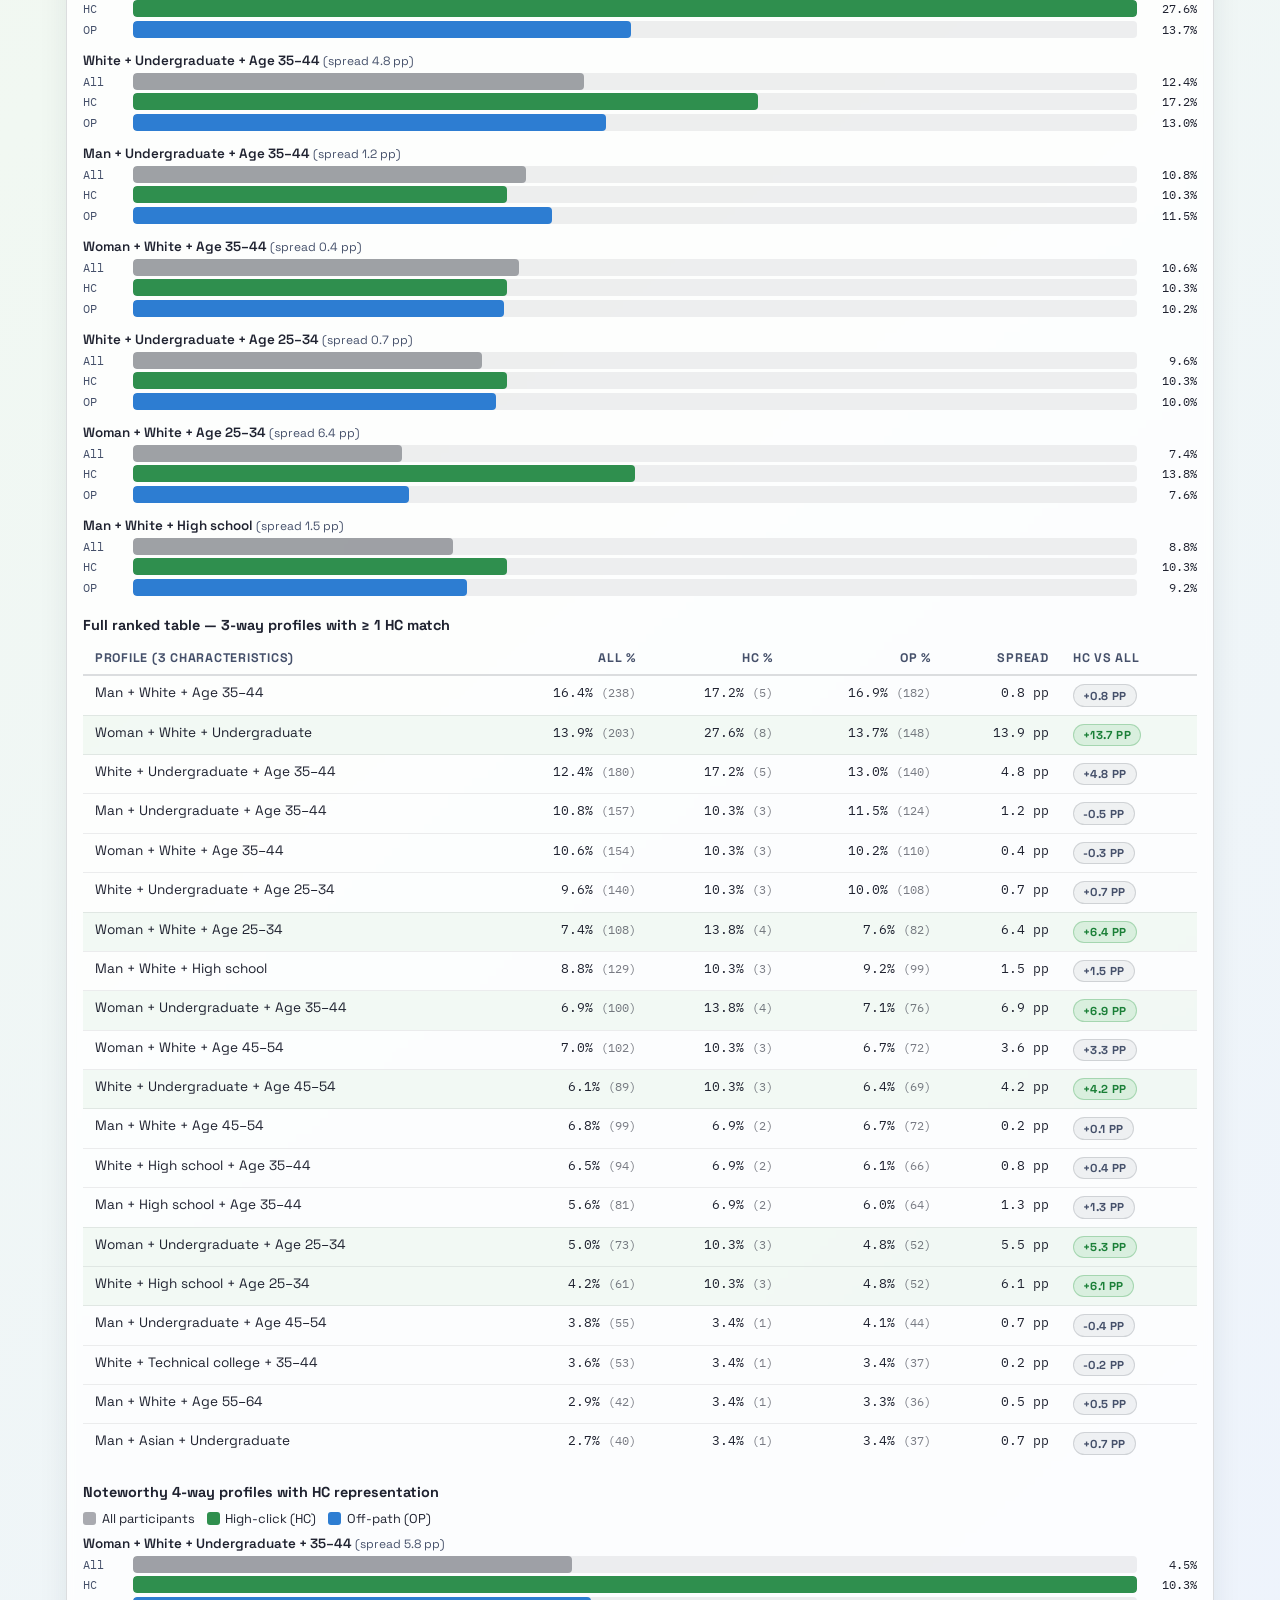
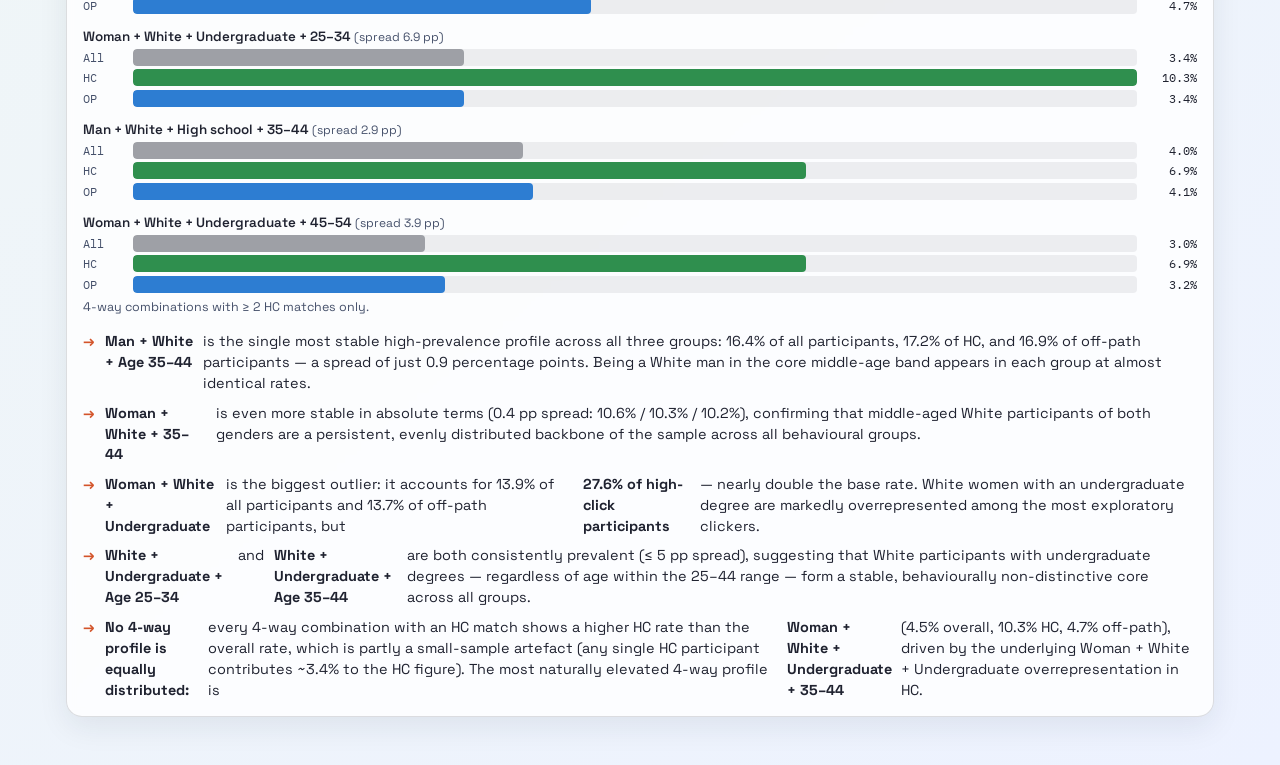
<file: high_click_viewer/demographics.html>
<!doctype html>
<html lang="en">
  <head>
    <meta charset="UTF-8" />
    <meta name="viewport" content="width=device-width, initial-scale=1.0" />
    <title>Demographics</title>
    <link rel="preconnect" href="https://fonts.googleapis.com" />
    <link rel="preconnect" href="https://fonts.gstatic.com" crossorigin />
    <link
      href="https://fonts.googleapis.com/css2?family=Space+Grotesk:wght@400;600;700&family=IBM+Plex+Mono:wght@400;500&display=swap"
      rel="stylesheet"
    />
    <link rel="stylesheet" href="styles.css" />
    <style>
      /* ── Chart base ─────────────────────────────── */
      .demo-chart          { display: grid; gap: 0.52rem; }
      .demo-chart-row      { display: grid; grid-template-columns: 180px 1fr 90px; align-items: center; gap: 0.6rem; }
      .demo-chart-label    { font-size: 0.83rem; white-space: nowrap; overflow: hidden; text-overflow: ellipsis; }
      .demo-chart-track    { height: 22px; background: rgba(31,34,48,0.07); border-radius: 5px; overflow: hidden; }
      .demo-chart-bar      { height: 100%; border-radius: 5px; transition: width 0.4s ease; }
      .demo-chart-val      { font-family: "IBM Plex Mono", monospace; font-size: 0.78rem; color: var(--muted); text-align: right; }
      .demo-chart-n        { font-size: 0.72rem; opacity: 0.75; }

      /* ── Comparison chart (All vs HC) ────────────── */
      .cmp-chart           { display: grid; gap: 0.9rem; }
      .cmp-row             { display: grid; gap: 0.22rem; }
      .cmp-row-label       { font-size: 0.84rem; font-weight: 600; }
      .cmp-sub             { display: grid; grid-template-columns: 42px 1fr 52px; align-items: center; gap: 0.5rem; }
      .cmp-tag             { font-size: 0.72rem; color: var(--muted); font-family: "IBM Plex Mono", monospace; }
      .cmp-track           { height: 17px; background: rgba(31,34,48,0.07); border-radius: 4px; overflow: hidden; }
      .cmp-bar             { height: 100%; border-radius: 4px; }
      .cmp-bar.all         { background: rgba(31,34,48,0.38); }
      .cmp-bar.hc          { background: #2f8f4e; }
      .cmp-val             { font-family: "IBM Plex Mono", monospace; font-size: 0.76rem; text-align: right; }

      /* ── Off-path chart ──────────────────────────── */
      .offpath-chart       { display: grid; gap: 0.52rem; }
      .offpath-row         { display: grid; grid-template-columns: 180px 1fr 90px; align-items: center; gap: 0.6rem; }
      .offpath-label       { font-size: 0.83rem; white-space: nowrap; overflow: hidden; text-overflow: ellipsis; }
      .offpath-track       { height: 22px; background: rgba(31,34,48,0.07); border-radius: 5px; overflow: hidden; }
      .offpath-bar         { height: 100%; border-radius: 5px; background: #2f8f4e; }
      .offpath-val         { font-family: "IBM Plex Mono", monospace; font-size: 0.78rem; color: var(--muted); text-align: right; }
      .offpath-n           { font-size: 0.72rem; opacity: 0.75; }

      /* ── Misc ────────────────────────────────────── */
      .chart-title         { font-weight: 700; margin-bottom: 0.55rem; font-size: 0.9rem; }
      .chart-note          { font-size: 0.78rem; color: var(--muted); margin-top: 0.4rem; }
      .legend              { display: flex; flex-wrap: wrap; gap: 0.75rem; margin-bottom: 0.55rem; font-size: 0.8rem; }
      .legend-item         { display: flex; align-items: center; gap: 0.35rem; }
      .legend-dot          { width: 13px; height: 13px; border-radius: 3px; flex-shrink: 0; }
      .charts-two-col      { display: grid; grid-template-columns: 1fr 1fr; gap: 1rem; }
      @media (max-width: 760px) {
        .charts-two-col    { grid-template-columns: 1fr; }
        .demo-chart-row,
        .offpath-row       { grid-template-columns: 130px 1fr 80px; }
        .cmp-sub           { grid-template-columns: 36px 1fr 48px; }
      }
    </style>
  </head>
  <body>
    <div class="bg-shape bg-shape-1"></div>
    <div class="bg-shape bg-shape-2"></div>
    <main class="page wide">
      <a class="back-link" href="index.html">← Back to overview</a>

      <header class="hero">
        <p class="eyebrow">Introspection — ARC-AGI</p>
        <h1>Participant Demographics</h1>
        <p class="subtitle">
          Overview of the sample, followed by two analyses: whether demographic factors
          predict high-click status, and whether they relate to the likelihood of making off-path steps.
        </p>
      </header>

      <!-- ══════════════════════════════════════════════════
           SECTION 1 — Overview
           ══════════════════════════════════════════════════ -->
      <section class="card analysis-section">
        <div>
          <h2 class="section-heading">1. Demographics Overview</h2>
          <p class="section-intro">
            1,757 unique participants contributed demographic data. Age outliers (values below 16 or above 90)
            were excluded from age analyses, leaving 1,740 valid entries. All other fields are shown as
            reported; "Prefer not to say" responses are included for completeness but excluded from
            comparative analyses.
          </p>
        </div>

        <div class="stat-grid">
          <div class="stat-card">
            <span class="stat-value accent">1,757</span>
            <span class="stat-label">Total participants with demographic data</span>
          </div>
          <div class="stat-card">
            <span class="stat-value">40.4</span>
            <span class="stat-label">Mean age in years (range 18–78, n = 1,740)</span>
          </div>
          <div class="stat-card">
            <span class="stat-value">54.4%</span>
            <span class="stat-label">Identify as Man (43.8% Woman, 1.0% Non-binary)</span>
          </div>
          <div class="stat-card">
            <span class="stat-value">71.7%</span>
            <span class="stat-label">Identify as White (of those providing race data)</span>
          </div>
        </div>

        <div class="charts-two-col">
          <div>
            <p class="chart-title">Age distribution</p>
            <div id="chart-age"></div>
            <p class="chart-note">n = 1,740 valid responses. Three entries removed (ages 1, 1980, 3838).</p>
          </div>
          <div>
            <p class="chart-title">Gender distribution</p>
            <div id="chart-gender"></div>
            <p class="chart-note">n = 1,745 responses. "Man"/"male" and "Woman"/"female" merged.</p>
          </div>
        </div>

        <div class="charts-two-col">
          <div>
            <p class="chart-title">Education level</p>
            <div id="chart-edu"></div>
            <p class="chart-note">n = 1,478 responses (excludes "Prefer not to say").</p>
          </div>
          <div>
            <p class="chart-title">Race / ethnicity</p>
            <div id="chart-race"></div>
            <p class="chart-note">n = 1,462 responses. Multi-group selections collapsed to "Multiracial".</p>
          </div>
        </div>
      </section>

      <!-- ══════════════════════════════════════════════════
           SECTION 2 — High-Click Participant Profile
           ══════════════════════════════════════════════════ -->
      <section class="card analysis-section">
        <div>
          <h2 class="section-heading">2. High-Click Participants: Demographic Profile</h2>
          <p class="section-intro">
            The 33 high-click participants (≥ 95th percentile mean actions, ≥ 4 solved puzzles) are
            compared against the full sample on gender, education, age, and race. Because the
            high-click group is small (n = 33), these comparisons are descriptive — differences
            may not reach statistical significance, but they point to potentially interesting patterns.
          </p>
        </div>

        <div class="stat-grid">
          <div class="stat-card">
            <span class="stat-value accent">33</span>
            <span class="stat-label">High-click participants (all have demographic data)</span>
          </div>
          <div class="stat-card">
            <span class="stat-value">40.3</span>
            <span class="stat-label">Mean age of HC participants (vs 39.6 overall — negligible difference)</span>
          </div>
          <div class="stat-card">
            <span class="stat-value accent">54.8%</span>
            <span class="stat-label">HC participants identifying as Woman (vs 43.8% overall)</span>
          </div>
          <div class="stat-card">
            <span class="stat-value">6.9%</span>
            <span class="stat-label">HC with doctorate (vs 2.7% overall — 2.5× overrepresentation)</span>
          </div>
        </div>

        <div class="charts-two-col">
          <div>
            <p class="chart-title">Gender: HC vs all participants (%)</p>
            <div class="legend">
              <span class="legend-item"><span class="legend-dot" style="background:rgba(31,34,48,0.38)"></span>All participants</span>
              <span class="legend-item"><span class="legend-dot" style="background:#2f8f4e"></span>High-click (HC)</span>
            </div>
            <div id="cmp-gender"></div>
            <p class="chart-note">HC n = 31 with gender data; all n = 1,745.</p>
          </div>
          <div>
            <p class="chart-title">Education: HC vs all participants (%)</p>
            <div class="legend">
              <span class="legend-item"><span class="legend-dot" style="background:rgba(31,34,48,0.38)"></span>All participants</span>
              <span class="legend-item"><span class="legend-dot" style="background:#2f8f4e"></span>High-click (HC)</span>
            </div>
            <div id="cmp-edu"></div>
            <p class="chart-note">HC n = 29 with education data; all n = 1,469.</p>
          </div>
        </div>

        <ul class="finding-list">
          <li class="finding-item">
            <strong>Gender skew:</strong> Women make up 54.8% of high-click participants compared to 43.8% overall, suggesting women are modestly overrepresented among exploratory clickers. Non-binary participants are also overrepresented (6.5% vs 1.0%).
          </li>
          <li class="finding-item">
            <strong>No age effect:</strong> HC mean age (40.3 years) is virtually identical to the overall mean (39.6 years), spanning age groups 25–34 through 55–64 evenly.
          </li>
          <li class="finding-item">
            <strong>Doctorate overrepresentation:</strong> 6.9% of HC participants hold a doctorate (vs 2.7% overall — 2.5× the base rate), while graduate-degree holders are underrepresented (6.9% vs 15.7%). The majority of HC participants (48.3%) hold undergraduate degrees, mirroring the sample composition.
          </li>
          <li class="finding-item">
            <strong>Race broadly proportional:</strong> 72.4% of HC participants identify as White (vs 71.7% overall). Asian participants are slightly overrepresented (10.3% vs 6.9%), while Black/African American participants are underrepresented (3.4% vs 10.1%), though the small HC sample size limits interpretation.
          </li>
        </ul>
      </section>

      <!-- ══════════════════════════════════════════════════
           SECTION 3 — Off-Path Steps by Demographics
           ══════════════════════════════════════════════════ -->
      <section class="card analysis-section">
        <div>
          <h2 class="section-heading">3. Off-Path Steps by Demographic Group</h2>
          <p class="section-intro">
            For each of the 1,275 participants with at least one solved, complete attempt, off-path
            behaviour was characterised as the mean number of off-path edit steps per solved task.
            The charts below show how this metric varies across gender, age group, and education level.
            Higher values indicate more exploratory or error-prone clicking per puzzle.
          </p>
        </div>

        <div class="stat-grid">
          <div class="stat-card">
            <span class="stat-value">1,275</span>
            <span class="stat-label">Participants with off-path data and demographics</span>
          </div>
          <div class="stat-card">
            <span class="stat-value">2.25</span>
            <span class="stat-label">Overall mean off-path steps per task (all participants)</span>
          </div>
          <div class="stat-card">
            <span class="stat-value accent">3.44</span>
            <span class="stat-label">Highest group mean — participants with a doctorate</span>
          </div>
          <div class="stat-card">
            <span class="stat-value">1.89</span>
            <span class="stat-label">Lowest group mean — participants aged 45–54</span>
          </div>
        </div>

        <div class="charts-two-col">
          <div>
            <p class="chart-title">Mean off-path steps per task — by gender</p>
            <div id="offpath-gender"></div>
            <p class="chart-note">Max shown = 4.0. Non-binary n = 14; small sample, interpret with caution.</p>
          </div>
          <div>
            <p class="chart-title">Mean off-path steps per task — by age group</p>
            <div id="offpath-age"></div>
            <p class="chart-note">Max shown = 4.0. Oldest group (65+) n = 23; interpret with caution.</p>
          </div>
        </div>

        <div>
          <p class="chart-title">Mean off-path steps per task — by education level</p>
          <div id="offpath-edu"></div>
          <p class="chart-note">
            Education ordered from lowest to highest qualification. Max shown = 4.0.
            Doctorate n = 28; technical college n = 131.
          </p>
        </div>

        <ul class="finding-list">
          <li class="finding-item">
            <strong>Gender — modest differences:</strong> Non-binary participants average 3.22 off-path steps per task, compared to 2.40 for women and 2.16 for men. Women make slightly more off-path errors than men across the board. The non-binary finding is based on n = 14 and should be treated cautiously.
          </li>
          <li class="finding-item">
            <strong>Age — U-shaped pattern:</strong> The youngest group (18–24) makes the most off-path steps per task (3.32), efficiency improves steadily through to 45–54 (1.89 — the most accurate group), then rises again at 55–64 (2.59) and 65+ (2.98). This suggests a performance peak in middle age, with more exploratory behavior at both ends of the age range.
          </li>
          <li class="finding-item">
            <strong>Education — non-linear relationship:</strong> Off-path frequency does not decrease monotonically with education. Doctoral participants have the highest mean (3.44), followed by technical college (2.75), while high school diploma holders are the most on-path (2.11). This suggests higher education is associated with more exploratory problem-solving, not simply greater accuracy.
          </li>
          <li class="finding-item">
            <strong>Overall interpretation:</strong> Demographic groups that tend toward more off-path steps (young adults, doctoral-level participants, non-binary respondents) may explore the solution space more actively — consistent with the earlier finding that off-path behaviour reflects structured exploration rather than random error.
          </li>
        </ul>
      </section>

      <!-- ══════════════════════════════════════════════════
           SECTION 4 — Modal Demographic Profile
           ══════════════════════════════════════════════════ -->
      <section class="card analysis-section">
        <div>
          <h2 class="section-heading">4. The "Modal" Profile: White, Man, Undergraduate, Age 35–44</h2>
          <p class="section-intro">
            The combination of White race, male gender, undergraduate education, and age 35–44 represents
            the single most common demographic intersection in this sample. This section asks whether
            that profile is over- or under-represented among high-click participants and among participants
            who made off-path steps, compared to the overall sample.
          </p>
        </div>

        <div class="stat-grid">
          <div class="stat-card">
            <span class="stat-value">113</span>
            <span class="stat-label">All participants matching all 4 criteria (6.4% of total)</span>
          </div>
          <div class="stat-card">
            <span class="stat-value">2</span>
            <span class="stat-label">HC participants matching all 4 criteria (6.1% of HC group)</span>
          </div>
          <div class="stat-card">
            <span class="stat-value">88</span>
            <span class="stat-label">Off-path participants matching all 4 criteria (6.9% of off-path group)</span>
          </div>
          <div class="stat-card">
            <span class="stat-value accent">≈ 6%</span>
            <span class="stat-label">Consistent representation — no group shows over- or under-representation</span>
          </div>
        </div>

        <div>
          <p class="chart-title">% matching each criterion — within the 35–44 age group</p>
          <p class="section-intro" style="margin-bottom:0.75rem; font-size:0.85rem;">
            To compare fairly across groups of different sizes, each criterion is computed as a percentage
            of participants in that group who fall in the 35–44 age range.
            Numbers in parentheses show the raw count of 35–44-year-olds per group.
          </p>
          <div class="legend">
            <span class="legend-item"><span class="legend-dot" style="background:rgba(31,34,48,0.38)"></span>All participants (n = 661 aged 35–44)</span>
            <span class="legend-item"><span class="legend-dot" style="background:#2f8f4e"></span>High-click (n = 13 aged 35–44)</span>
            <span class="legend-item"><span class="legend-dot" style="background:#2d7dd2"></span>Off-path (n = 490 aged 35–44)</span>
          </div>
          <div id="modal-cmp"></div>
          <p class="chart-note">
            Percentages are of participants within each group who fall in the 35–44 age band.
            HC figures are indicative only given the small age-band sample (n = 13).
          </p>
        </div>

        <div>
          <p class="chart-title">% matching ALL 4 criteria — across groups</p>
          <div id="modal-all4"></div>
          <p class="chart-note">
            Shown as percentage of each group's total. The near-identical rates (~6%) across all three
            groups indicate that the modal demographic profile carries no special predictive weight for
            high-click or off-path behaviour.
          </p>
        </div>

        <ul class="finding-list">
          <li class="finding-item">
            <strong>No overrepresentation in HC:</strong> 6.1% of high-click participants match all four criteria, compared to 6.4% of all participants — a negligible difference. Being White, male, undergraduate-educated, and aged 35–44 does not increase the likelihood of being a high-click participant.
          </li>
          <li class="finding-item">
            <strong>Marginal elevation in off-path group:</strong> 6.9% of off-path participants match all four criteria vs 6.4% overall — a difference of 0.5 percentage points. This is not meaningfully different, confirming that this demographic profile does not predict off-path behaviour.
          </li>
          <li class="finding-item">
            <strong>Criterion-level patterns are consistent:</strong> Within the 35–44 age band, the proportion of White participants (~60%), men (~53–62%), and undergraduates (~40–54%) is broadly similar across all three groups, with the HC group showing a slightly higher undergraduate rate (53.8% vs 39.6% overall).
          </li>
          <li class="finding-item">
            <strong>Overall conclusion:</strong> The modal demographic profile — the most statistically "typical" participant — is neither more nor less likely to exhibit high-click or high off-path behaviour. Individual variation within demographic groups accounts for far more variance than demographic group membership.
          </li>
        </ul>
      </section>

      <!-- ══════════════════════════════════════════════════
           SECTION 5 — Cross-Group Prevalent Profiles
           ══════════════════════════════════════════════════ -->
      <section class="card analysis-section">
        <div>
          <h2 class="section-heading">5. Profiles Prevalent Across All Three Groups</h2>
          <p class="section-intro">
            Rather than looking at one characteristic at a time, this section asks: which
            combinations of <strong>3 or more</strong> demographic characteristics appear at
            a similar or elevated rate across all three groups simultaneously — total sample,
            high-click participants, and off-path participants?
            Every possible 3-way and 4-way combination of gender, race, education, and age group
            was evaluated. A profile is counted as "consistently prevalent" when both the HC
            rate and the off-path rate are at or above 90% of the overall sample rate.
          </p>
        </div>

        <div class="stat-grid">
          <div class="stat-card">
            <span class="stat-value accent">Man + White + 35–44</span>
            <span class="stat-label">Most <em>consistent</em> high-prevalence profile — spread of only 0.9 pp across all groups</span>
          </div>
          <div class="stat-card">
            <span class="stat-value accent">Woman + White + Undergrad</span>
            <span class="stat-label">Most <em>divergent</em> profile — 13.9% overall but 27.6% of HC participants</span>
          </div>
          <div class="stat-card">
            <span class="stat-value">20</span>
            <span class="stat-label">3-way profiles with ≥ 1 HC match that appear at ≥ 90% the overall rate in both HC and off-path groups</span>
          </div>
          <div class="stat-card">
            <span class="stat-value">0.2 pp</span>
            <span class="stat-label">Smallest spread found — Man + White + 45–54 (6.8% / 6.9% / 6.7%) and White + Technical college + 35–44 (3.6% / 3.4% / 3.4%)</span>
          </div>
        </div>

        <div>
          <p class="chart-title">Top 8 most prevalent consistent 3-way profiles — All vs HC vs Off-path</p>
          <p class="section-intro" style="font-size:0.85rem;margin-bottom:0.75rem;">
            Sorted by mean prevalence across groups. "Spread" is the range between the highest and
            lowest group percentage — smaller spread means more equal representation.
          </p>
          <div class="legend">
            <span class="legend-item"><span class="legend-dot" style="background:rgba(31,34,48,0.38)"></span>All participants</span>
            <span class="legend-item"><span class="legend-dot" style="background:#2f8f4e"></span>High-click (HC)</span>
            <span class="legend-item"><span class="legend-dot" style="background:#2d7dd2"></span>Off-path (OP)</span>
          </div>
          <div id="profiles-top8"></div>
        </div>

        <div style="overflow-x:auto; margin-top:0.25rem;">
          <p class="chart-title">Full ranked table — 3-way profiles with ≥ 1 HC match</p>
          <table class="analysis-table" id="profiles-table">
            <thead>
              <tr>
                <th>Profile (3 characteristics)</th>
                <th style="text-align:right">All %</th>
                <th style="text-align:right">HC %</th>
                <th style="text-align:right">OP %</th>
                <th style="text-align:right">Spread</th>
                <th>HC vs All</th>
              </tr>
            </thead>
            <tbody id="profiles-tbody"></tbody>
          </table>
        </div>

        <div>
          <p class="chart-title" style="margin-top:0.25rem;">Noteworthy 4-way profiles with HC representation</p>
          <div class="legend">
            <span class="legend-item"><span class="legend-dot" style="background:rgba(31,34,48,0.38)"></span>All participants</span>
            <span class="legend-item"><span class="legend-dot" style="background:#2f8f4e"></span>High-click (HC)</span>
            <span class="legend-item"><span class="legend-dot" style="background:#2d7dd2"></span>Off-path (OP)</span>
          </div>
          <div id="profiles-4way"></div>
          <p class="chart-note">4-way combinations with ≥ 2 HC matches only.</p>
        </div>

        <ul class="finding-list">
          <li class="finding-item">
            <strong>Man + White + Age 35–44</strong> is the single most stable high-prevalence profile across all three groups: 16.4% of all participants, 17.2% of HC, and 16.9% of off-path participants — a spread of just 0.9 percentage points. Being a White man in the core middle-age band appears in each group at almost identical rates.
          </li>
          <li class="finding-item">
            <strong>Woman + White + 35–44</strong> is even more stable in absolute terms (0.4 pp spread: 10.6% / 10.3% / 10.2%), confirming that middle-aged White participants of both genders are a persistent, evenly distributed backbone of the sample across all behavioural groups.
          </li>
          <li class="finding-item">
            <strong>Woman + White + Undergraduate</strong> is the biggest outlier: it accounts for 13.9% of all participants and 13.7% of off-path participants, but <strong>27.6% of high-click participants</strong> — nearly double the base rate. White women with an undergraduate degree are markedly overrepresented among the most exploratory clickers.
          </li>
          <li class="finding-item">
            <strong>White + Undergraduate + Age 25–34</strong> and <strong>White + Undergraduate + Age 35–44</strong> are both consistently prevalent (≤ 5 pp spread), suggesting that White participants with undergraduate degrees — regardless of age within the 25–44 range — form a stable, behaviourally non-distinctive core across all groups.
          </li>
          <li class="finding-item">
            <strong>No 4-way profile is equally distributed:</strong> every 4-way combination with an HC match shows a higher HC rate than the overall rate, which is partly a small-sample artefact (any single HC participant contributes ~3.4% to the HC figure). The most naturally elevated 4-way profile is <strong>Woman + White + Undergraduate + 35–44</strong> (4.5% overall, 10.3% HC, 4.7% off-path), driven by the underlying Woman + White + Undergraduate overrepresentation in HC.
          </li>
        </ul>
      </section>

    </main>

    <script>
      // ── Data ──────────────────────────────────────────────────────
      const AGE_DIST = [
        { label: '18–24', pct: 3.3,  n: 58 },
        { label: '25–34', pct: 29.6, n: 515 },
        { label: '35–44', pct: 38.0, n: 661 },
        { label: '45–54', pct: 17.1, n: 297 },
        { label: '55–64', pct: 9.0,  n: 157 },
        { label: '65+',   pct: 3.0,  n: 52 },
      ];

      const GENDER_DIST = [
        { label: 'Man',              pct: 54.4, n: 949 },
        { label: 'Woman',            pct: 43.8, n: 764 },
        { label: 'Non-binary',       pct: 1.0,  n: 17 },
        { label: 'Other / Prefer not to say', pct: 0.9, n: 15 },
      ];

      const EDU_DIST = [
        { label: 'No formal qualifications', pct: 0.2,  n: 3 },
        { label: 'Secondary education',      pct: 1.1,  n: 16 },
        { label: 'High school diploma',      pct: 20.9, n: 307 },
        { label: 'Technical college',        pct: 13.1, n: 192 },
        { label: 'Undergraduate degree',     pct: 46.3, n: 681 },
        { label: 'Graduate degree',          pct: 15.7, n: 230 },
        { label: 'Doctorate',                pct: 2.7,  n: 40 },
      ];

      const RACE_DIST = [
        { label: 'White',                     pct: 71.7, n: 1048 },
        { label: 'Black / African American',  pct: 10.1, n: 148 },
        { label: 'Multiracial',               pct: 7.0,  n: 103 },
        { label: 'Asian',                     pct: 6.9,  n: 101 },
        { label: 'Hispanic / Latinx',         pct: 3.8,  n: 55 },
        { label: 'Native American',           pct: 0.3,  n: 5 },
        { label: 'Middle Eastern / N. African', pct: 0.1, n: 2 },
      ];

      const GENDER_CMP = [
        { label: 'Man',        all: 54.4, hc: 38.7 },
        { label: 'Woman',      all: 43.8, hc: 54.8 },
        { label: 'Non-binary', all: 1.0,  hc: 6.5 },
      ];

      const EDU_CMP = [
        { label: 'High school diploma',  all: 20.9, hc: 20.7 },
        { label: 'Technical college',    all: 13.1, hc: 17.2 },
        { label: 'Undergraduate degree', all: 46.3, hc: 48.3 },
        { label: 'Graduate degree',      all: 15.7, hc: 6.9 },
        { label: 'Doctorate',            all: 2.7,  hc: 6.9 },
      ];

      const OFFPATH_GENDER = [
        { label: 'Man',        n: 729, mean: 2.16 },
        { label: 'Woman',      n: 509, mean: 2.40 },
        { label: 'Non-binary', n: 14,  mean: 3.22 },
      ];

      const OFFPATH_AGE = [
        { label: '18–24', n: 44,  mean: 3.32 },
        { label: '25–34', n: 388, mean: 2.43 },
        { label: '35–44', n: 490, mean: 2.09 },
        { label: '45–54', n: 208, mean: 1.89 },
        { label: '55–64', n: 108, mean: 2.59 },
        { label: '65+',   n: 23,  mean: 2.98 },
      ];

      const OFFPATH_EDU = [
        { label: 'Secondary education',  n: 12,  mean: 2.23 },
        { label: 'High school diploma',  n: 226, mean: 2.11 },
        { label: 'Technical college',    n: 131, mean: 2.75 },
        { label: 'Undergraduate degree', n: 521, mean: 2.41 },
        { label: 'Graduate degree',      n: 161, mean: 2.39 },
        { label: 'Doctorate',            n: 28,  mean: 3.44 },
      ];

      // ── Renderers ─────────────────────────────────────────────────
      function renderDemoChart(containerId, rows, color) {
        const el = document.getElementById(containerId);
        if (!el) return;
        const max = Math.max(...rows.map(r => r.pct));
        const wrap = document.createElement('div');
        wrap.className = 'demo-chart';
        rows.forEach(r => {
          const barW = (r.pct / max * 100).toFixed(1);
          const row = document.createElement('div');
          row.className = 'demo-chart-row';
          row.innerHTML = `
            <span class="demo-chart-label" title="${r.label}">${r.label}</span>
            <div class="demo-chart-track">
              <div class="demo-chart-bar" style="width:${barW}%;background:${color}"></div>
            </div>
            <span class="demo-chart-val">${r.pct}% <span class="demo-chart-n">(${r.n.toLocaleString()})</span></span>
          `;
          wrap.appendChild(row);
        });
        el.appendChild(wrap);
      }

      function renderCmpChart(containerId, rows) {
        const el = document.getElementById(containerId);
        if (!el) return;
        const wrap = document.createElement('div');
        wrap.className = 'cmp-chart';
        rows.forEach(r => {
          const allW = r.all.toFixed(1);
          const hcW  = r.hc.toFixed(1);
          const row = document.createElement('div');
          row.className = 'cmp-row';
          row.innerHTML = `
            <span class="cmp-row-label">${r.label}</span>
            <div class="cmp-sub">
              <span class="cmp-tag">All</span>
              <div class="cmp-track"><div class="cmp-bar all" style="width:${allW}%"></div></div>
              <span class="cmp-val">${allW}%</span>
            </div>
            <div class="cmp-sub">
              <span class="cmp-tag">HC</span>
              <div class="cmp-track"><div class="cmp-bar hc" style="width:${hcW}%"></div></div>
              <span class="cmp-val">${hcW}%</span>
            </div>
          `;
          wrap.appendChild(row);
        });
        el.appendChild(wrap);
      }

      function renderOffpathChart(containerId, rows, maxVal) {
        const el = document.getElementById(containerId);
        if (!el) return;
        const wrap = document.createElement('div');
        wrap.className = 'offpath-chart';
        rows.forEach(r => {
          const barW = (r.mean / maxVal * 100).toFixed(1);
          const row = document.createElement('div');
          row.className = 'offpath-row';
          row.innerHTML = `
            <span class="offpath-label" title="${r.label}">${r.label}</span>
            <div class="offpath-track">
              <div class="offpath-bar" style="width:${barW}%"></div>
            </div>
            <span class="offpath-val">${r.mean.toFixed(2)} <span class="offpath-n">(n=${r.n})</span></span>
          `;
          wrap.appendChild(row);
        });
        el.appendChild(wrap);
      }

      // ── Modal profile data ────────────────────────────────────────
      // Within the 35–44 age band: % matching each criterion, per group
      const MODAL_CMP = [
        { label: 'White',               all: 59.8, hc: 61.5, op: 60.0 },
        { label: 'Man',                 all: 59.6, hc: 53.8, op: 62.4 },
        { label: 'Undergraduate degree',all: 39.6, hc: 53.8, op: 41.8 },
      ];

      // % of each group's total matching all 4 criteria
      const MODAL_ALL4 = [
        { label: 'All participants',   pct: 6.4, n: 113,  total: 1757 },
        { label: 'High-click (HC)',    pct: 6.1, n: 2,    total: 33 },
        { label: 'Off-path steps',     pct: 6.9, n: 88,   total: 1275 },
      ];

      function renderThreeWayCmp(containerId, rows) {
        const el = document.getElementById(containerId);
        if (!el) return;
        const colors = {
          all: 'rgba(31,34,48,0.38)',
          hc:  '#2f8f4e',
          op:  '#2d7dd2',
        };
        const wrap = document.createElement('div');
        wrap.className = 'cmp-chart';
        rows.forEach(r => {
          const row = document.createElement('div');
          row.className = 'cmp-row';
          row.innerHTML = `
            <span class="cmp-row-label">${r.label}</span>
            <div class="cmp-sub">
              <span class="cmp-tag">All</span>
              <div class="cmp-track"><div class="cmp-bar" style="width:${r.all}%;background:${colors.all}"></div></div>
              <span class="cmp-val">${r.all.toFixed(1)}%</span>
            </div>
            <div class="cmp-sub">
              <span class="cmp-tag">HC</span>
              <div class="cmp-track"><div class="cmp-bar" style="width:${r.hc}%;background:${colors.hc}"></div></div>
              <span class="cmp-val">${r.hc.toFixed(1)}%</span>
            </div>
            <div class="cmp-sub">
              <span class="cmp-tag">OP</span>
              <div class="cmp-track"><div class="cmp-bar" style="width:${r.op}%;background:${colors.op}"></div></div>
              <span class="cmp-val">${r.op.toFixed(1)}%</span>
            </div>
          `;
          wrap.appendChild(row);
        });
        el.appendChild(wrap);
      }

      function renderAll4Chart(containerId, rows) {
        const el = document.getElementById(containerId);
        if (!el) return;
        const groupColors = [
          'rgba(31,34,48,0.38)',
          '#2f8f4e',
          '#2d7dd2',
        ];
        const wrap = document.createElement('div');
        wrap.className = 'demo-chart';
        rows.forEach((r, i) => {
          const barW = (r.pct / 10 * 100).toFixed(1); // max ~10%
          const row = document.createElement('div');
          row.className = 'demo-chart-row';
          row.innerHTML = `
            <span class="demo-chart-label">${r.label}</span>
            <div class="demo-chart-track">
              <div class="demo-chart-bar" style="width:${barW}%;background:${groupColors[i]}"></div>
            </div>
            <span class="demo-chart-val">${r.pct}% <span class="demo-chart-n">(${r.n} / ${r.total.toLocaleString()})</span></span>
          `;
          wrap.appendChild(row);
        });
        el.appendChild(wrap);
      }

      // ── Render all charts ──────────────────────────────────────────
      renderDemoChart('chart-age',    AGE_DIST,    'var(--brand)');
      renderDemoChart('chart-gender', GENDER_DIST, 'var(--brand)');
      renderDemoChart('chart-edu',    EDU_DIST,    'var(--brand)');
      renderDemoChart('chart-race',   RACE_DIST,   'var(--brand)');

      renderCmpChart('cmp-gender', GENDER_CMP);
      renderCmpChart('cmp-edu',    EDU_CMP);

      renderOffpathChart('offpath-gender', OFFPATH_GENDER, 4.0);
      renderOffpathChart('offpath-age',    OFFPATH_AGE,    4.0);
      renderOffpathChart('offpath-edu',    OFFPATH_EDU,    4.0);

      renderThreeWayCmp('modal-cmp',  MODAL_CMP);
      renderAll4Chart('modal-all4', MODAL_ALL4);

      // ── Section 5 data ─────────────────────────────────────────────
      const PROFILES_3WAY = [
        { label: 'Man + White + Age 35–44',            all: 16.4, hc: 17.2, op: 16.9, allN: 238, hcN: 5, opN: 182 },
        { label: 'Woman + White + Undergraduate',      all: 13.9, hc: 27.6, op: 13.7, allN: 203, hcN: 8, opN: 148 },
        { label: 'White + Undergraduate + Age 35–44',  all: 12.4, hc: 17.2, op: 13.0, allN: 180, hcN: 5, opN: 140 },
        { label: 'Man + Undergraduate + Age 35–44',    all: 10.8, hc: 10.3, op: 11.5, allN: 157, hcN: 3, opN: 124 },
        { label: 'Woman + White + Age 35–44',          all: 10.6, hc: 10.3, op: 10.2, allN: 154, hcN: 3, opN: 110 },
        { label: 'White + Undergraduate + Age 25–34',  all:  9.6, hc: 10.3, op: 10.0, allN: 140, hcN: 3, opN: 108 },
        { label: 'Woman + White + Age 25–34',          all:  7.4, hc: 13.8, op:  7.6, allN: 108, hcN: 4, opN:  82 },
        { label: 'Man + White + High school',          all:  8.8, hc: 10.3, op:  9.2, allN: 129, hcN: 3, opN:  99 },
        { label: 'Woman + Undergraduate + Age 35–44',  all:  6.9, hc: 13.8, op:  7.1, allN: 100, hcN: 4, opN:  76 },
        { label: 'Woman + White + Age 45–54',          all:  7.0, hc: 10.3, op:  6.7, allN: 102, hcN: 3, opN:  72 },
        { label: 'White + Undergraduate + Age 45–54',  all:  6.1, hc: 10.3, op:  6.4, allN:  89, hcN: 3, opN:  69 },
        { label: 'Man + White + Age 45–54',            all:  6.8, hc:  6.9, op:  6.7, allN:  99, hcN: 2, opN:  72 },
        { label: 'White + High school + Age 35–44',    all:  6.5, hc:  6.9, op:  6.1, allN:  94, hcN: 2, opN:  66 },
        { label: 'Man + High school + Age 35–44',      all:  5.6, hc:  6.9, op:  6.0, allN:  81, hcN: 2, opN:  64 },
        { label: 'Woman + Undergraduate + Age 25–34',  all:  5.0, hc: 10.3, op:  4.8, allN:  73, hcN: 3, opN:  52 },
        { label: 'White + High school + Age 25–34',    all:  4.2, hc: 10.3, op:  4.8, allN:  61, hcN: 3, opN:  52 },
        { label: 'Man + Undergraduate + Age 45–54',    all:  3.8, hc:  3.4, op:  4.1, allN:  55, hcN: 1, opN:  44 },
        { label: 'White + Technical college + 35–44',  all:  3.6, hc:  3.4, op:  3.4, allN:  53, hcN: 1, opN:  37 },
        { label: 'Man + White + Age 55–64',            all:  2.9, hc:  3.4, op:  3.3, allN:  42, hcN: 1, opN:  36 },
        { label: 'Man + Asian + Undergraduate',        all:  2.7, hc:  3.4, op:  3.4, allN:  40, hcN: 1, opN:  37 },
      ];

      const PROFILES_4WAY = [
        { label: 'Woman + White + Undergraduate + 35–44', all: 4.5, hc: 10.3, op: 4.7, allN: 65,  hcN: 3, opN: 50 },
        { label: 'Woman + White + Undergraduate + 25–34', all: 3.4, hc: 10.3, op: 3.4, allN: 50,  hcN: 3, opN: 37 },
        { label: 'Man + White + High school + 35–44',     all: 4.0, hc:  6.9, op: 4.1, allN: 58,  hcN: 2, opN: 44 },
        { label: 'Woman + White + Undergraduate + 45–54', all: 3.0, hc:  6.9, op: 3.2, allN: 43,  hcN: 2, opN: 34 },
      ];

      // Renderer: three-way bar chart for profiles
      function renderProfileChart(containerId, rows, topN) {
        const el = document.getElementById(containerId);
        if (!el) return;
        const data = topN ? rows.slice(0, topN) : rows;
        const maxVal = Math.max(...data.flatMap(r => [r.all, r.hc, r.op]));
        const colors = { all: 'rgba(31,34,48,0.38)', hc: '#2f8f4e', op: '#2d7dd2' };
        const wrap = document.createElement('div');
        wrap.className = 'cmp-chart';
        data.forEach(r => {
          const spread = (Math.max(r.all, r.hc, r.op) - Math.min(r.all, r.hc, r.op)).toFixed(1);
          const allW = (r.all / maxVal * 100).toFixed(1);
          const hcW  = (r.hc  / maxVal * 100).toFixed(1);
          const opW  = (r.op  / maxVal * 100).toFixed(1);
          const row = document.createElement('div');
          row.className = 'cmp-row';
          row.innerHTML = `
            <span class="cmp-row-label">${r.label} <span style="font-weight:400;color:var(--muted);font-size:0.75rem;">(spread ${spread} pp)</span></span>
            <div class="cmp-sub">
              <span class="cmp-tag">All</span>
              <div class="cmp-track"><div class="cmp-bar" style="width:${allW}%;background:${colors.all}"></div></div>
              <span class="cmp-val">${r.all.toFixed(1)}%</span>
            </div>
            <div class="cmp-sub">
              <span class="cmp-tag">HC</span>
              <div class="cmp-track"><div class="cmp-bar" style="width:${hcW}%;background:${colors.hc}"></div></div>
              <span class="cmp-val">${r.hc.toFixed(1)}%</span>
            </div>
            <div class="cmp-sub">
              <span class="cmp-tag">OP</span>
              <div class="cmp-track"><div class="cmp-bar" style="width:${opW}%;background:${colors.op}"></div></div>
              <span class="cmp-val">${r.op.toFixed(1)}%</span>
            </div>
          `;
          wrap.appendChild(row);
        });
        el.appendChild(wrap);
      }

      // Table renderer
      function renderProfileTable(tbodyId, rows) {
        const tbody = document.getElementById(tbodyId);
        if (!tbody) return;
        rows.forEach(r => {
          const spread = (Math.max(r.all, r.hc, r.op) - Math.min(r.all, r.hc, r.op)).toFixed(1);
          const diff = (r.hc - r.all).toFixed(1);
          const diffClass = r.hc >= r.all * 1.5 ? 'trend-row-positive' : r.hc < r.all * 0.7 ? 'trend-row-negative' : '';
          const badge = r.hc >= r.all * 1.5
            ? `<span class="sig-badge positive">+${diff} pp</span>`
            : r.hc < r.all * 0.7
            ? `<span class="sig-badge negative">${diff} pp</span>`
            : `<span class="sig-badge neutral">${diff > 0 ? '+' : ''}${diff} pp</span>`;
          const tr = document.createElement('tr');
          if (diffClass) tr.className = diffClass;
          tr.innerHTML = `
            <td>${r.label}</td>
            <td class="num">${r.all.toFixed(1)}% <span style="opacity:0.6;font-size:0.74rem">(${r.allN})</span></td>
            <td class="num">${r.hc.toFixed(1)}% <span style="opacity:0.6;font-size:0.74rem">(${r.hcN})</span></td>
            <td class="num">${r.op.toFixed(1)}% <span style="opacity:0.6;font-size:0.74rem">(${r.opN})</span></td>
            <td class="num">${spread} pp</td>
            <td>${badge}</td>
          `;
          tbody.appendChild(tr);
        });
      }

      renderProfileChart('profiles-top8',  PROFILES_3WAY, 8);
      renderProfileTable('profiles-tbody', PROFILES_3WAY);
      renderProfileChart('profiles-4way',  PROFILES_4WAY);
    </script>
  </body>
</html>
</file>
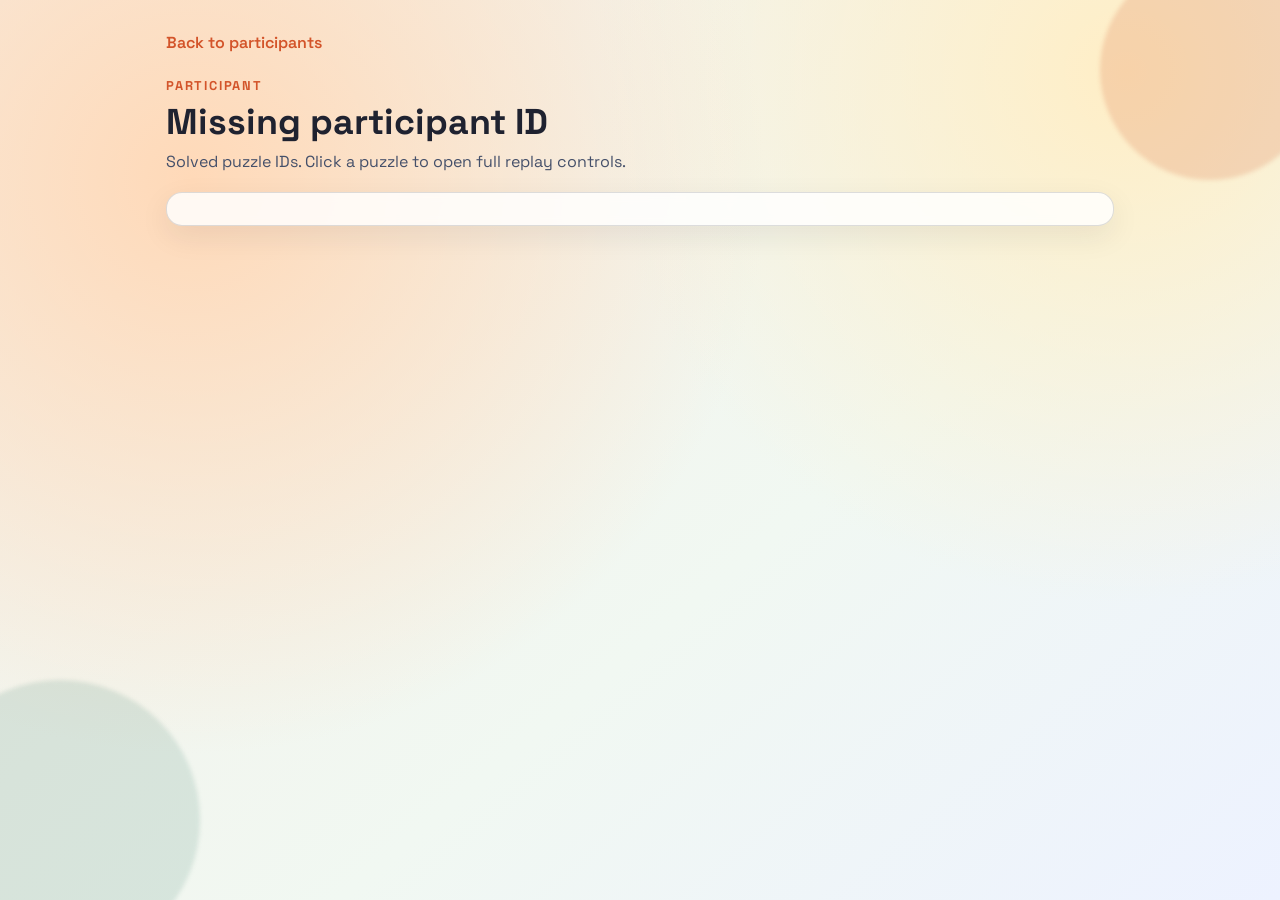
<file: high_click_viewer/participant.html>
<!doctype html>
<html lang="en">
  <head>
    <meta charset="UTF-8" />
    <meta name="viewport" content="width=device-width, initial-scale=1.0" />
    <title>Participant Puzzles</title>
    <link rel="preconnect" href="https://fonts.googleapis.com" />
    <link rel="preconnect" href="https://fonts.gstatic.com" crossorigin />
    <link
      href="https://fonts.googleapis.com/css2?family=Space+Grotesk:wght@400;600;700&family=IBM+Plex+Mono:wght@400;500&display=swap"
      rel="stylesheet"
    />
    <link rel="stylesheet" href="styles.css" />
  </head>
  <body>
    <div class="bg-shape bg-shape-1"></div>
    <div class="bg-shape bg-shape-2"></div>
    <main class="page">
      <a class="back-link" href="index.html">Back to participants</a>
      <header class="hero compact">
        <p class="eyebrow">Participant</p>
        <h1 id="participantTitle">Loading...</h1>
        <p class="subtitle">Solved puzzle IDs. Click a puzzle to open full replay controls.</p>
      </header>
      <section class="card">
        <div id="puzzles" class="grid-list"></div>
      </section>
    </main>
    <script src="js/common.js"></script>
    <script src="js/participant.js"></script>
  </body>
</html>
</file>
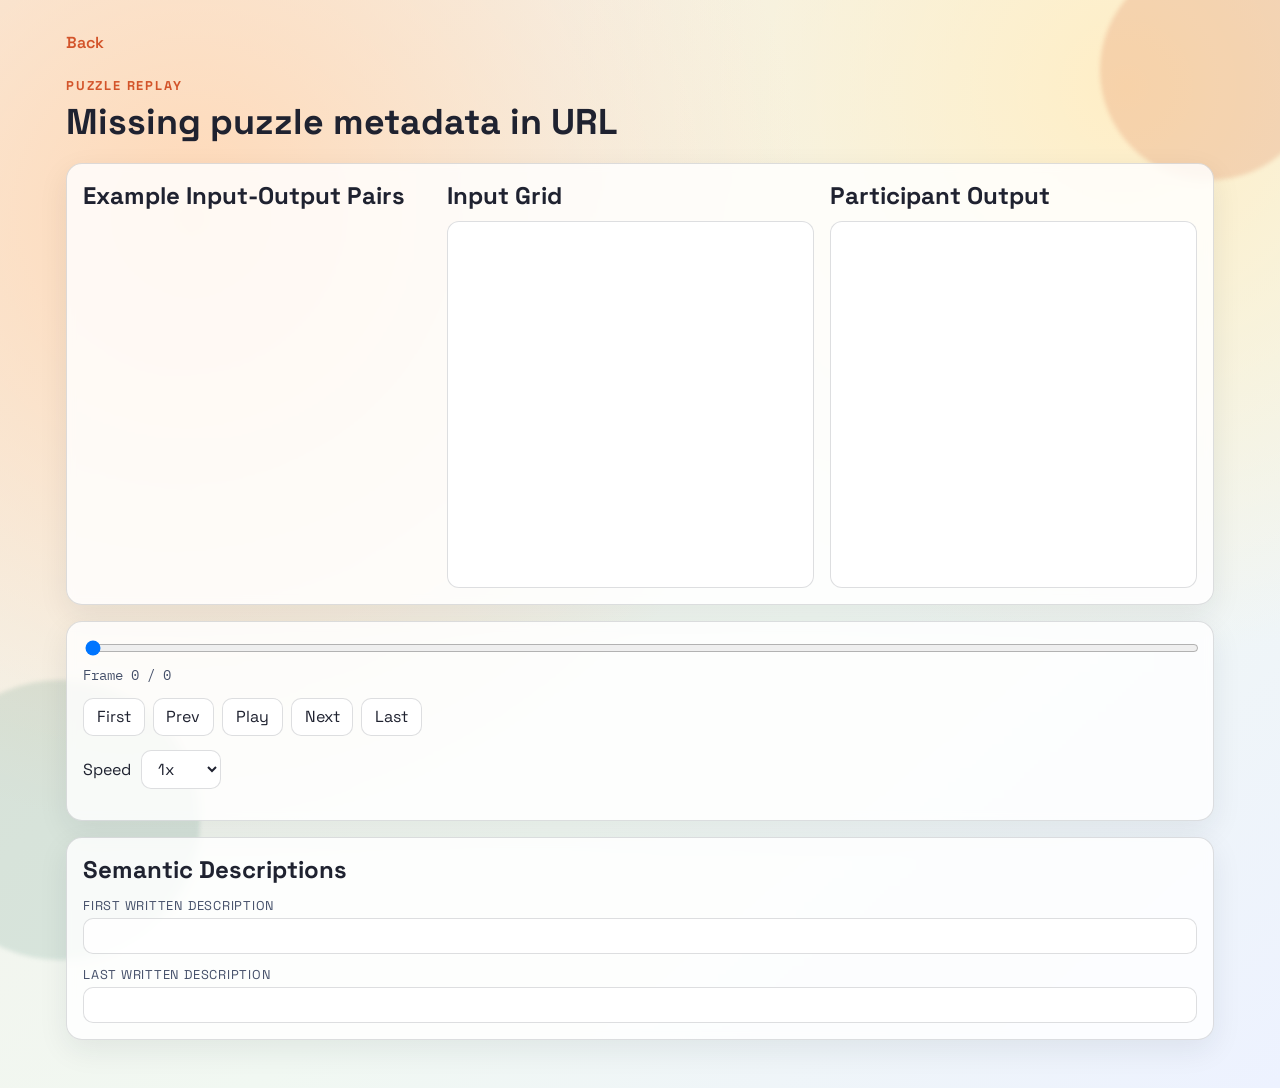
<file: high_click_viewer/puzzle.html>
<!doctype html>
<html lang="en">
  <head>
    <meta charset="UTF-8" />
    <meta name="viewport" content="width=device-width, initial-scale=1.0" />
    <title>Puzzle Replay</title>
    <link rel="preconnect" href="https://fonts.googleapis.com" />
    <link rel="preconnect" href="https://fonts.gstatic.com" crossorigin />
    <link
      href="https://fonts.googleapis.com/css2?family=Space+Grotesk:wght@400;600;700&family=IBM+Plex+Mono:wght@400;500&display=swap"
      rel="stylesheet"
    />
    <link rel="stylesheet" href="styles.css" />
  </head>
  <body>
    <div class="bg-shape bg-shape-1"></div>
    <div class="bg-shape bg-shape-2"></div>
    <main class="page wide">
      <a id="participantBack" class="back-link" href="index.html">Back</a>
      <header class="hero compact">
        <p class="eyebrow">Puzzle Replay</p>
        <h1 id="puzzleTitle">Loading...</h1>
        <p id="puzzleMeta" class="subtitle"></p>
      </header>

      <section class="card replay-grid-wrap">
        <div>
          <h2>Example Input-Output Pairs</h2>
          <div id="examplesPane" class="examples-pane"></div>
        </div>
        <div>
          <h2>Input Grid</h2>
          <div id="inputGrid" class="arc-grid"></div>
        </div>
        <div>
          <h2>Participant Output</h2>
          <div id="outputGrid" class="arc-grid"></div>
        </div>
      </section>

      <section class="card controls">
        <div class="timeline-row">
          <input id="frameSlider" type="range" min="0" value="0" step="1" />
          <p id="frameLabel">Frame 0 / 0</p>
        </div>
        <div class="button-row">
          <button id="firstBtn">First</button>
          <button id="prevBtn">Prev</button>
          <button id="playPauseBtn">Play</button>
          <button id="nextBtn">Next</button>
          <button id="lastBtn">Last</button>
        </div>
        <div class="speed-row">
          <label for="speedSelect">Speed</label>
          <select id="speedSelect">
            <option value="800">0.5x</option>
            <option value="500" selected>1x</option>
            <option value="280">2x</option>
            <option value="160">3x</option>
          </select>
        </div>
        <div class="meta-row">
          <p id="actionInfo"></p>
        </div>
      </section>

      <section class="card semantic-panel">
        <h2>Semantic Descriptions</h2>
        <p class="semantic-label">First written description</p>
        <p id="firstDescription" class="semantic-text"></p>
        <p class="semantic-label">Last written description</p>
        <p id="lastDescription" class="semantic-text"></p>
      </section>
    </main>
    <script src="js/common.js"></script>
    <script src="js/puzzle.js"></script>
  </body>
</html>
</file>
<file: high_click_viewer/styles.css>
:root {
  --bg: #f5efe6;
  --ink: #1f2230;
  --muted: #45506a;
  --brand: #d3542a;
  --card: rgba(255, 255, 255, 0.82);
  --line: rgba(31, 34, 48, 0.15);
}

* {
  box-sizing: border-box;
}

body {
  margin: 0;
  min-height: 100vh;
  color: var(--ink);
  font-family: "Space Grotesk", sans-serif;
  background: radial-gradient(circle at 15% 20%, #ffd9b8, transparent 44%),
    radial-gradient(circle at 88% 8%, #ffeec6, transparent 38%),
    linear-gradient(140deg, #f5efe6, #f1f8f2 60%, #edf2ff);
}

h1,
h2,
p {
  margin: 0;
}

.bg-shape {
  position: fixed;
  border-radius: 999px;
  filter: blur(2px);
  pointer-events: none;
  z-index: 0;
}

.bg-shape-1 {
  width: 220px;
  height: 220px;
  background: rgba(211, 84, 42, 0.18);
  top: -40px;
  right: -40px;
}

.bg-shape-2 {
  width: 280px;
  height: 280px;
  background: rgba(63, 130, 109, 0.15);
  bottom: -60px;
  left: -80px;
}

.page {
  position: relative;
  z-index: 1;
  max-width: 980px;
  margin: 0 auto;
  padding: 2rem 1rem 3rem;
}

.page.wide {
  max-width: 1180px;
}

.hero {
  margin-bottom: 1.2rem;
  animation: fadeIn 380ms ease-out;
}

.hero.compact {
  margin-top: 0.5rem;
}

.eyebrow {
  color: var(--brand);
  font-size: 0.8rem;
  text-transform: uppercase;
  letter-spacing: 0.14em;
  font-weight: 700;
}

h1 {
  margin-top: 0.4rem;
  font-size: clamp(1.5rem, 2.8vw, 2.3rem);
  line-height: 1.2;
}

.subtitle {
  color: var(--muted);
  margin-top: 0.5rem;
}

.inline-link {
  color: var(--brand);
  text-decoration: none;
  font-weight: 600;
}

.inline-link:hover {
  text-decoration: underline;
}

.card {
  border: 1px solid var(--line);
  border-radius: 16px;
  background: var(--card);
  backdrop-filter: blur(4px);
  padding: 1rem;
  box-shadow: 0 10px 30px rgba(31, 34, 48, 0.08);
}

.grid-list {
  display: grid;
  grid-template-columns: repeat(auto-fill, minmax(280px, 1fr));
  gap: 0.75rem;
}

.site-links {
  grid-template-columns: repeat(auto-fit, minmax(280px, 1fr));
}

.tile-link {
  display: block;
  border: 1px solid var(--line);
  border-radius: 12px;
  padding: 0.85rem;
  text-decoration: none;
  color: inherit;
  background: #ffffff;
  transition: transform 120ms ease, border-color 120ms ease, background-color 120ms ease;
}

.tile-link.training {
  background: #ffffff;
}

.tile-link.evaluation {
  background: #d4e6f1;
}

.tile-link.green {
  background: #d1e9d8;
}

.tile-link:hover {
  transform: translateY(-2px);
  border-color: rgba(211, 84, 42, 0.65);
}

.id-line {
  font-family: "IBM Plex Mono", monospace;
  font-size: 0.88rem;
  word-break: break-all;
}

.meta-line {
  margin-top: 0.4rem;
  font-size: 0.85rem;
  color: var(--muted);
}

.back-link {
  display: inline-block;
  margin-bottom: 1rem;
  color: var(--brand);
  text-decoration: none;
  font-weight: 600;
}

.replay-grid-wrap {
  display: grid;
  gap: 1rem;
  grid-template-columns: minmax(260px, 0.95fr) minmax(300px, 1fr) minmax(300px, 1fr);
}

.examples-pane {
  display: grid;
  gap: 0.8rem;
  align-content: start;
  max-height: 540px;
  overflow: auto;
  padding-right: 0.25rem;
}

.example-card {
  border: 1px solid var(--line);
  border-radius: 10px;
  background: rgba(255, 255, 255, 0.8);
  padding: 0.55rem;
}

.example-title {
  font-size: 0.8rem;
  color: var(--muted);
  margin-bottom: 0.4rem;
}

.example-grids {
  display: grid;
  grid-template-columns: 1fr 1fr;
  gap: 0.5rem;
}

.example-grid-label {
  font-size: 0.72rem;
  color: var(--muted);
  margin: 0 0 0.25rem;
}

.mini-arc-grid {
  display: grid;
  border: 1px solid var(--line);
  border-radius: 8px;
  overflow: hidden;
  width: 100%;
  max-width: 200px;
  aspect-ratio: 1;
  background: #fff;
}

.examples-empty {
  font-size: 0.85rem;
  color: var(--muted);
  line-height: 1.35;
}

.arc-grid {
  margin-top: 0.65rem;
  display: grid;
  border: 1px solid var(--line);
  border-radius: 12px;
  overflow: hidden;
  width: 100%;
  max-width: 520px;
  aspect-ratio: 1;
  background: #fff;
}

.cell {
  border: 1px solid rgba(0, 0, 0, 0.05);
}

.controls {
  margin-top: 1rem;
  display: grid;
  gap: 0.9rem;
}

.semantic-panel {
  margin-top: 1rem;
}

.semantic-label {
  margin-top: 0.75rem;
  font-size: 0.8rem;
  color: var(--muted);
  text-transform: uppercase;
  letter-spacing: 0.06em;
}

.semantic-text {
  margin-top: 0.3rem;
  padding: 0.65rem 0.75rem;
  border: 1px solid var(--line);
  border-radius: 10px;
  background: rgba(255, 255, 255, 0.75);
  min-height: 2.2rem;
  line-height: 1.35;
}

.timeline-row {
  display: grid;
  gap: 0.5rem;
}

#frameSlider {
  width: 100%;
}

#frameLabel,
#actionInfo {
  font-family: "IBM Plex Mono", monospace;
  font-size: 0.85rem;
  color: var(--muted);
}

.order-badge {
  font-weight: 600;
  color: var(--brand);
}

.button-row {
  display: flex;
  flex-wrap: wrap;
  gap: 0.5rem;
}

button,
select {
  border: 1px solid var(--line);
  border-radius: 10px;
  background: #fff;
  color: var(--ink);
  font: inherit;
  padding: 0.45rem 0.8rem;
}

button {
  cursor: pointer;
}

.speed-row {
  display: flex;
  align-items: center;
  gap: 0.6rem;
}

.gallery-layout {
  display: grid;
  gap: 1rem;
  grid-template-columns: minmax(320px, 0.95fr) minmax(340px, 1.05fr);
}

.solution-layout {
  display: grid;
  gap: 1rem;
  grid-template-columns: minmax(320px, 0.95fr) minmax(360px, 1.05fr);
}

.solution-grid-three {
  display: grid;
  gap: 0.75rem;
  grid-template-columns: repeat(3, minmax(0, 1fr));
}

.gallery-toolbar {
  display: grid;
  gap: 0.75rem;
}

.filter-row {
  display: flex;
  flex-wrap: wrap;
  gap: 0.5rem;
}

.filter-button {
  padding: 0.45rem 0.75rem;
  border: 1px solid var(--line);
  border-radius: 999px;
  background: #fff;
  cursor: pointer;
}

.filter-button.is-active {
  background: var(--ink);
  color: #fff;
  border-color: var(--ink);
}

.data-filter-button {
  padding: 0.45rem 0.75rem;
  border: 1px solid rgba(47, 143, 78, 0.35);
  border-radius: 999px;
  background: #fff;
  color: var(--ink);
  cursor: pointer;
}

.data-filter-button.is-active {
  background: #2f8f4e;
  color: #fff;
  border-color: #2f8f4e;
}

.data-filter-button:hover {
  border-color: rgba(47, 143, 78, 0.65);
}

.task-search {
  width: 100%;
  max-width: 420px;
  padding: 0.65rem 0.8rem;
  border: 1px solid var(--line);
  border-radius: 10px;
  font: inherit;
  background: #fff;
  color: var(--ink);
}

.gallery-status {
  font-size: 0.85rem;
  color: var(--muted);
}

.gallery-detail {
  display: grid;
  gap: 0.9rem;
  align-content: start;
}

.gallery-detail-empty {
  color: var(--muted);
  line-height: 1.45;
}

.task-detail-header {
  display: grid;
  gap: 0.35rem;
}

.task-badge-row {
  display: flex;
  flex-wrap: wrap;
  gap: 0.45rem;
}

.task-badge {
  display: inline-flex;
  align-items: center;
  gap: 0.35rem;
  padding: 0.25rem 0.6rem;
  border-radius: 999px;
  background: rgba(31, 34, 48, 0.08);
  color: var(--muted);
  font-size: 0.8rem;
}

.task-grid {
  display: grid;
  gap: 0.6rem;
  grid-template-columns: repeat(auto-fill, minmax(210px, 1fr));
}

.task-card {
  display: grid;
  gap: 0.65rem;
  width: 100%;
  text-align: left;
  border: 1px solid var(--line);
  border-radius: 14px;
  background: rgba(255, 255, 255, 0.92);
  padding: 0.85rem;
  cursor: pointer;
  transition: transform 120ms ease, border-color 120ms ease, box-shadow 120ms ease;
}

.task-card:hover {
  transform: translateY(-2px);
  border-color: rgba(211, 84, 42, 0.65);
  box-shadow: 0 10px 24px rgba(31, 34, 48, 0.08);
}

.task-card.is-active {
  border-color: rgba(211, 84, 42, 0.9);
  box-shadow: 0 10px 24px rgba(211, 84, 42, 0.14);
}

.task-card.is-hidden {
  display: none;
}

.task-card-title {
  font-family: "IBM Plex Mono", monospace;
  font-size: 0.86rem;
  word-break: break-all;
}

.task-card-meta {
  font-size: 0.8rem;
  color: var(--muted);
}

.solution-summary-list {
  display: grid;
  gap: 0.5rem;
}

.solution-paths {
  display: grid;
  gap: 0.75rem;
}

.solution-path-card {
  border: 1px solid var(--line);
  border-radius: 12px;
  background: rgba(255, 255, 255, 0.82);
  padding: 0.75rem;
}

.solution-path-header {
  display: flex;
  flex-wrap: wrap;
  align-items: center;
  gap: 0.45rem;
  margin-bottom: 0.55rem;
}

.solution-path-title {
  font-weight: 700;
}

.participant-chip,
.action-chip,
.step-chip {
  display: inline-flex;
  align-items: center;
  border-radius: 999px;
  border: 1px solid var(--line);
  background: #fff;
  padding: 0.25rem 0.55rem;
  font-size: 0.76rem;
}

.action-chip {
  background: rgba(31, 34, 48, 0.04);
}

.step-chip {
  background: rgba(31, 34, 48, 0.05);
  border-color: rgba(31, 34, 48, 0.12);
}

.step-chip.is-resize {
  background: rgba(211, 84, 42, 0.12);
  border-color: rgba(211, 84, 42, 0.35);
}

.solution-empty {
  color: var(--muted);
  line-height: 1.45;
}

.solution-test-grid {
  display: grid;
  gap: 0.75rem;
}

.playbyplay-layout {
  display: grid;
  gap: 1rem;
  grid-template-columns: minmax(320px, 0.95fr) minmax(360px, 1.05fr);
}

.playbyplay-layout > div {
  min-width: 0;
}

.offpath-replay-grid-wrap {
  display: grid;
  gap: 0.85rem;
  grid-template-columns: repeat(3, minmax(0, 1fr));
  align-items: start;
}

.offpath-replay-grid-wrap .arc-grid {
  max-width: 100%;
}

.playbyplay-cards {
  display: grid;
  gap: 0.75rem;
}

.playbyplay-card {
  border: 1px solid var(--line);
  border-radius: 12px;
  background: rgba(255, 255, 255, 0.82);
  padding: 0.75rem;
}

.playbyplay-card.is-active {
  border-color: rgba(211, 84, 42, 0.95);
  box-shadow: 0 10px 24px rgba(211, 84, 42, 0.14);
}

.playbyplay-card-header {
  display: flex;
  flex-wrap: wrap;
  align-items: center;
  gap: 0.45rem;
  margin-bottom: 0.55rem;
}

.playbyplay-title {
  font-weight: 700;
}

.playbyplay-timeline {
  display: grid;
  gap: 0.45rem;
}

.playbyplay-step {
  display: grid;
  gap: 0.2rem;
  padding: 0.5rem 0.65rem;
  border: 1px solid rgba(211, 84, 42, 0.22);
  border-radius: 10px;
  background: rgba(211, 84, 42, 0.05);
}

.playbyplay-step.is-active {
  border-color: rgba(211, 84, 42, 0.95);
  background: rgba(211, 84, 42, 0.12);
}

.playbyplay-step-head {
  display: flex;
  flex-wrap: wrap;
  gap: 0.4rem;
  align-items: center;
}

.playbyplay-step-index {
  font-family: "IBM Plex Mono", monospace;
  color: var(--brand);
  font-size: 0.76rem;
  font-weight: 700;
}

.playbyplay-step-label {
  font-family: "IBM Plex Mono", monospace;
  font-size: 0.8rem;
}

.playbyplay-step-reason {
  font-size: 0.78rem;
  color: var(--muted);
}

.playbyplay-empty {
  color: var(--muted);
  line-height: 1.45;
}

.diff-empty {
  border: 1px dashed rgba(31, 34, 48, 0.08);
}

.diff-filled {
  border: 1px solid rgba(31, 34, 48, 0.18);
}

.task-preview-grid {
  display: grid;
  gap: 0.45rem;
  grid-template-columns: repeat(3, minmax(0, 1fr));
}

.task-preview-item {
  display: grid;
  gap: 0.2rem;
}

.task-preview-label {
  font-size: 0.68rem;
  color: var(--muted);
  text-transform: uppercase;
  letter-spacing: 0.06em;
}

.task-preview-loading,
.task-preview-empty {
  min-height: 0.95rem;
  font-size: 0.78rem;
  color: var(--muted);
}

.solution-layout {
  display: grid;
  gap: 1rem;
  grid-template-columns: minmax(320px, 0.95fr) minmax(360px, 1.05fr);
}

.solution-summary-list {
  display: grid;
  gap: 0.5rem;
}

.solution-summary-row {
  display: flex;
  flex-wrap: wrap;
  gap: 0.4rem;
}

.solution-paths {
  display: grid;
  gap: 0.75rem;
}

.solution-path-card {
  border: 1px solid var(--line);
  border-radius: 12px;
  background: rgba(255, 255, 255, 0.82);
  padding: 0.75rem;
}

.solution-path-header {
  display: flex;
  flex-wrap: wrap;
  align-items: center;
  gap: 0.45rem;
  margin-bottom: 0.55rem;
}

.solution-path-title {
  font-weight: 700;
}

.chip-row {
  display: flex;
  flex-wrap: wrap;
  gap: 0.35rem;
}

.participant-chip,
.action-chip {
  display: inline-flex;
  align-items: center;
  border-radius: 999px;
  border: 1px solid var(--line);
  background: #fff;
  padding: 0.25rem 0.55rem;
  font-size: 0.76rem;
}

.action-chip {
  background: rgba(31, 34, 48, 0.04);
}

.action-chip.is-submit {
  background: rgba(211, 84, 42, 0.12);
  border-color: rgba(211, 84, 42, 0.45);
}

.offpath-chip {
  display: inline-flex;
  align-items: center;
  border-radius: 999px;
  border: 1px solid rgba(211, 84, 42, 0.35);
  background: rgba(211, 84, 42, 0.08);
  color: var(--ink);
  padding: 0.25rem 0.55rem;
  font-size: 0.76rem;
}

.offpath-chip::before {
  content: "off-path";
  margin-right: 0.35rem;
  font-size: 0.68rem;
  color: var(--brand);
  text-transform: uppercase;
  letter-spacing: 0.05em;
}

.solution-empty {
  color: var(--muted);
  line-height: 1.45;
}

.solution-test-grid {
  display: grid;
  gap: 0.75rem;
}

/* ── Analysis page ──────────────────────────────────────────── */

.analysis-section {
  margin-top: 1.5rem;
  display: grid;
  gap: 1rem;
}

.section-heading {
  font-size: 1.15rem;
  font-weight: 700;
  margin: 0 0 0.1rem;
  letter-spacing: -0.01em;
}

.section-intro {
  color: var(--muted);
  line-height: 1.55;
  margin-bottom: 0.25rem;
}

.stat-grid {
  display: grid;
  grid-template-columns: repeat(auto-fill, minmax(160px, 1fr));
  gap: 0.75rem;
}

.stat-card {
  border: 1px solid var(--line);
  border-radius: 14px;
  background: rgba(255, 255, 255, 0.9);
  padding: 1rem 1rem 0.85rem;
  display: grid;
  gap: 0.25rem;
}

.stat-value {
  font-size: 1.85rem;
  font-weight: 700;
  line-height: 1;
  color: var(--ink);
}

.stat-value.accent {
  color: var(--brand);
}

.stat-label {
  font-size: 0.8rem;
  color: var(--muted);
  line-height: 1.35;
}

.sig-badge {
  display: inline-flex;
  align-items: center;
  gap: 0.25rem;
  padding: 0.2rem 0.55rem;
  border-radius: 999px;
  font-size: 0.72rem;
  font-weight: 700;
  letter-spacing: 0.04em;
  text-transform: uppercase;
}

.sig-badge.positive {
  background: rgba(46, 160, 67, 0.12);
  color: #1a7f37;
  border: 1px solid rgba(46, 160, 67, 0.3);
}

.sig-badge.negative {
  background: rgba(211, 84, 42, 0.1);
  color: var(--brand);
  border: 1px solid rgba(211, 84, 42, 0.28);
}

.sig-badge.neutral {
  background: rgba(31, 34, 48, 0.06);
  color: var(--muted);
  border: 1px solid var(--line);
}

.finding-list {
  display: grid;
  gap: 0.55rem;
  list-style: none;
  padding: 0;
  margin: 0;
}

.finding-item {
  display: flex;
  align-items: baseline;
  gap: 0.6rem;
  font-size: 0.9rem;
  line-height: 1.45;
}

.finding-item::before {
  content: "→";
  color: var(--brand);
  font-weight: 700;
  flex-shrink: 0;
}

.analysis-figure {
  border: 1px solid var(--line);
  border-radius: 14px;
  overflow: hidden;
  background: #fff;
}

.analysis-figure img {
  width: 100%;
  display: block;
}

.analysis-figure figcaption {
  padding: 0.65rem 0.9rem;
  font-size: 0.8rem;
  color: var(--muted);
  border-top: 1px solid var(--line);
  line-height: 1.45;
}

.analysis-table {
  width: 100%;
  border-collapse: collapse;
  font-size: 0.85rem;
}

.analysis-table th {
  text-align: left;
  font-weight: 700;
  padding: 0.5rem 0.75rem;
  border-bottom: 2px solid var(--line);
  color: var(--muted);
  font-size: 0.78rem;
  text-transform: uppercase;
  letter-spacing: 0.06em;
}

.analysis-table td {
  padding: 0.5rem 0.75rem;
  border-bottom: 1px solid rgba(31, 34, 48, 0.08);
  vertical-align: top;
}

.analysis-table tr:last-child td {
  border-bottom: none;
}

.analysis-table td.mono {
  font-family: "IBM Plex Mono", monospace;
  font-size: 0.8rem;
}

.analysis-table td.num {
  text-align: right;
  font-family: "IBM Plex Mono", monospace;
  font-size: 0.82rem;
}

.trend-row-positive td {
  background: rgba(46, 160, 67, 0.05);
}

.trend-row-negative td {
  background: rgba(211, 84, 42, 0.05);
}

.analysis-two-col {
  display: grid;
  gap: 1rem;
  grid-template-columns: 1fr 1fr;
}

@media (max-width: 720px) {
  .analysis-two-col {
    grid-template-columns: 1fr;
  }
  .stat-grid {
    grid-template-columns: repeat(2, 1fr);
  }
}

/* ── End analysis page ──────────────────────────────────────── */

@keyframes fadeIn {
  from {
    opacity: 0;
    transform: translateY(6px);
  }
  to {
    opacity: 1;
    transform: translateY(0);
  }
}

@media (max-width: 640px) {
  .page {
    padding: 1rem 0.75rem 2rem;
  }

  .grid-list {
    grid-template-columns: 1fr;
  }
}

@media (max-width: 960px) {
  .replay-grid-wrap {
    grid-template-columns: 1fr;
  }

  .gallery-layout {
    grid-template-columns: 1fr;
  }

  .solution-layout {
    grid-template-columns: 1fr;
  }

  .playbyplay-layout {
    grid-template-columns: 1fr;
  }

  .offpath-replay-grid-wrap {
    grid-template-columns: 1fr;
  }

  .solution-grid-three {
    grid-template-columns: 1fr;
  }

  .solution-layout {
    grid-template-columns: 1fr;
  }
}
</file>
